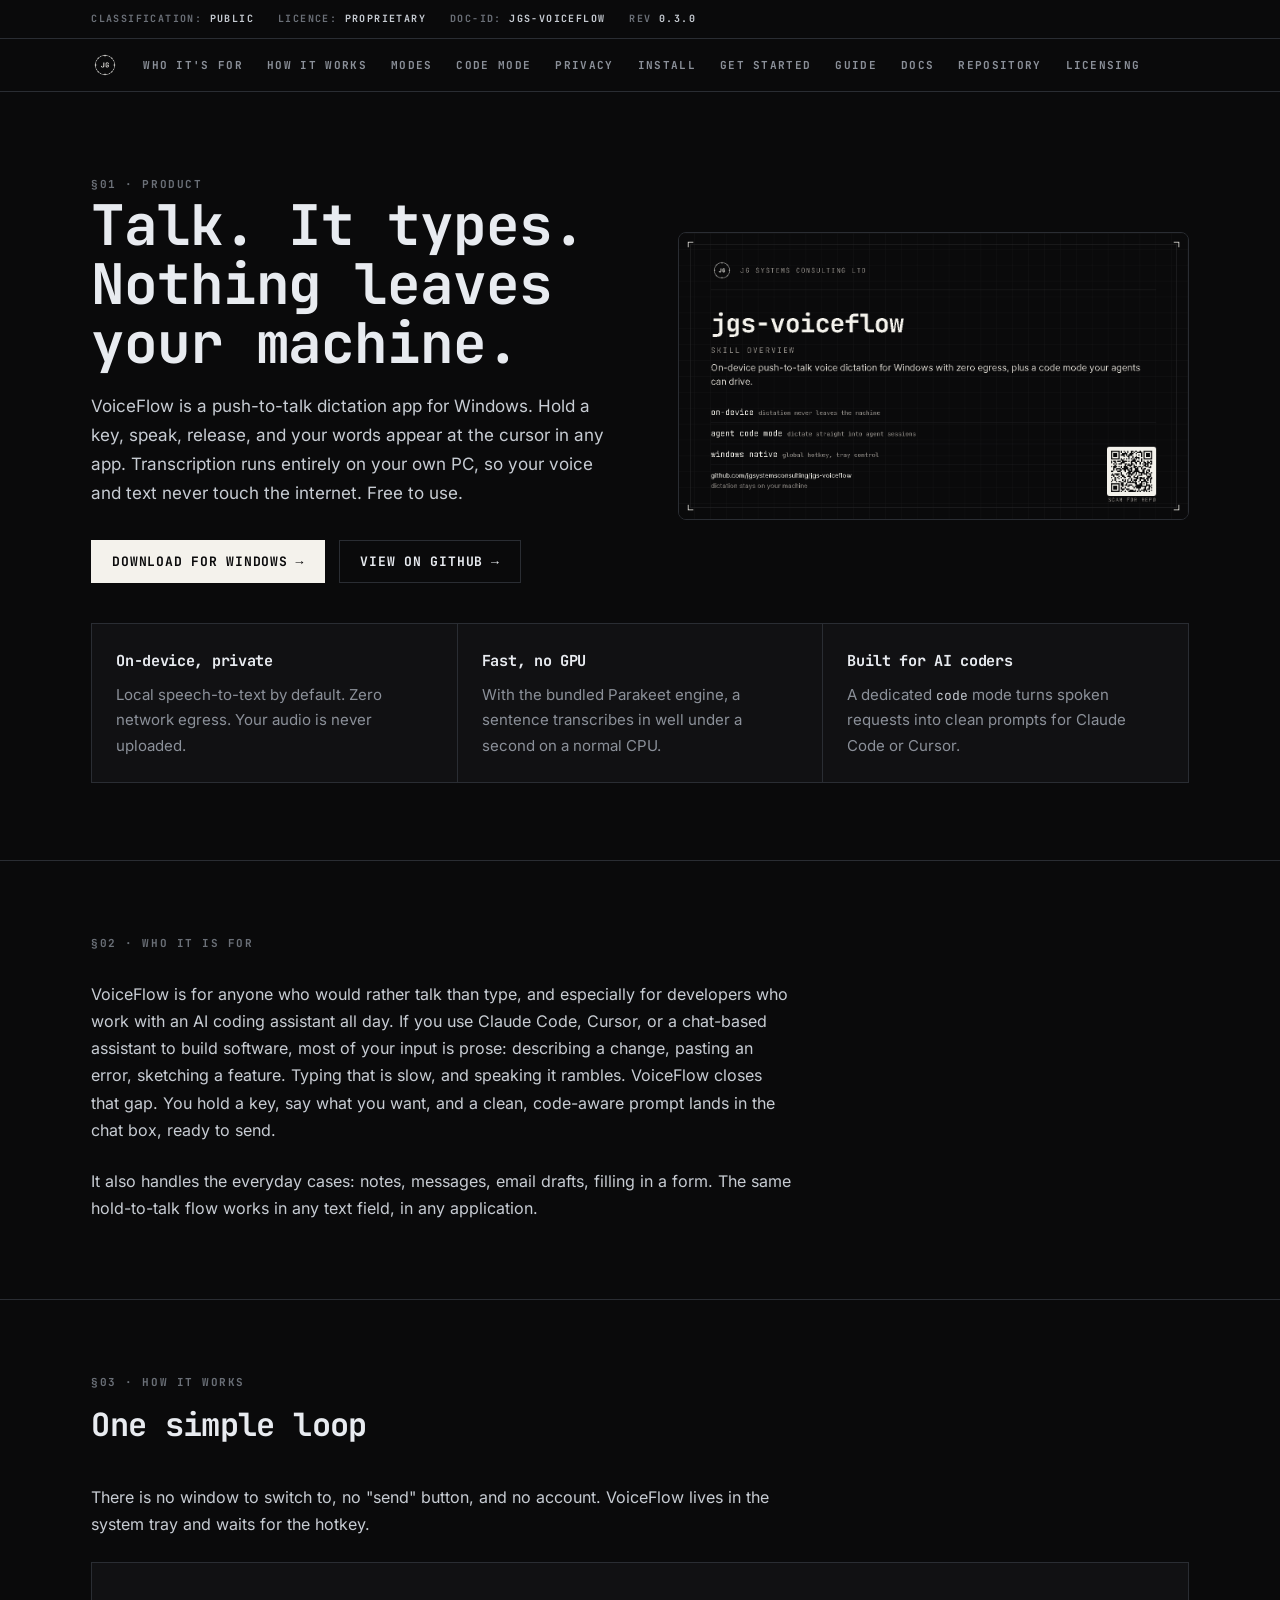
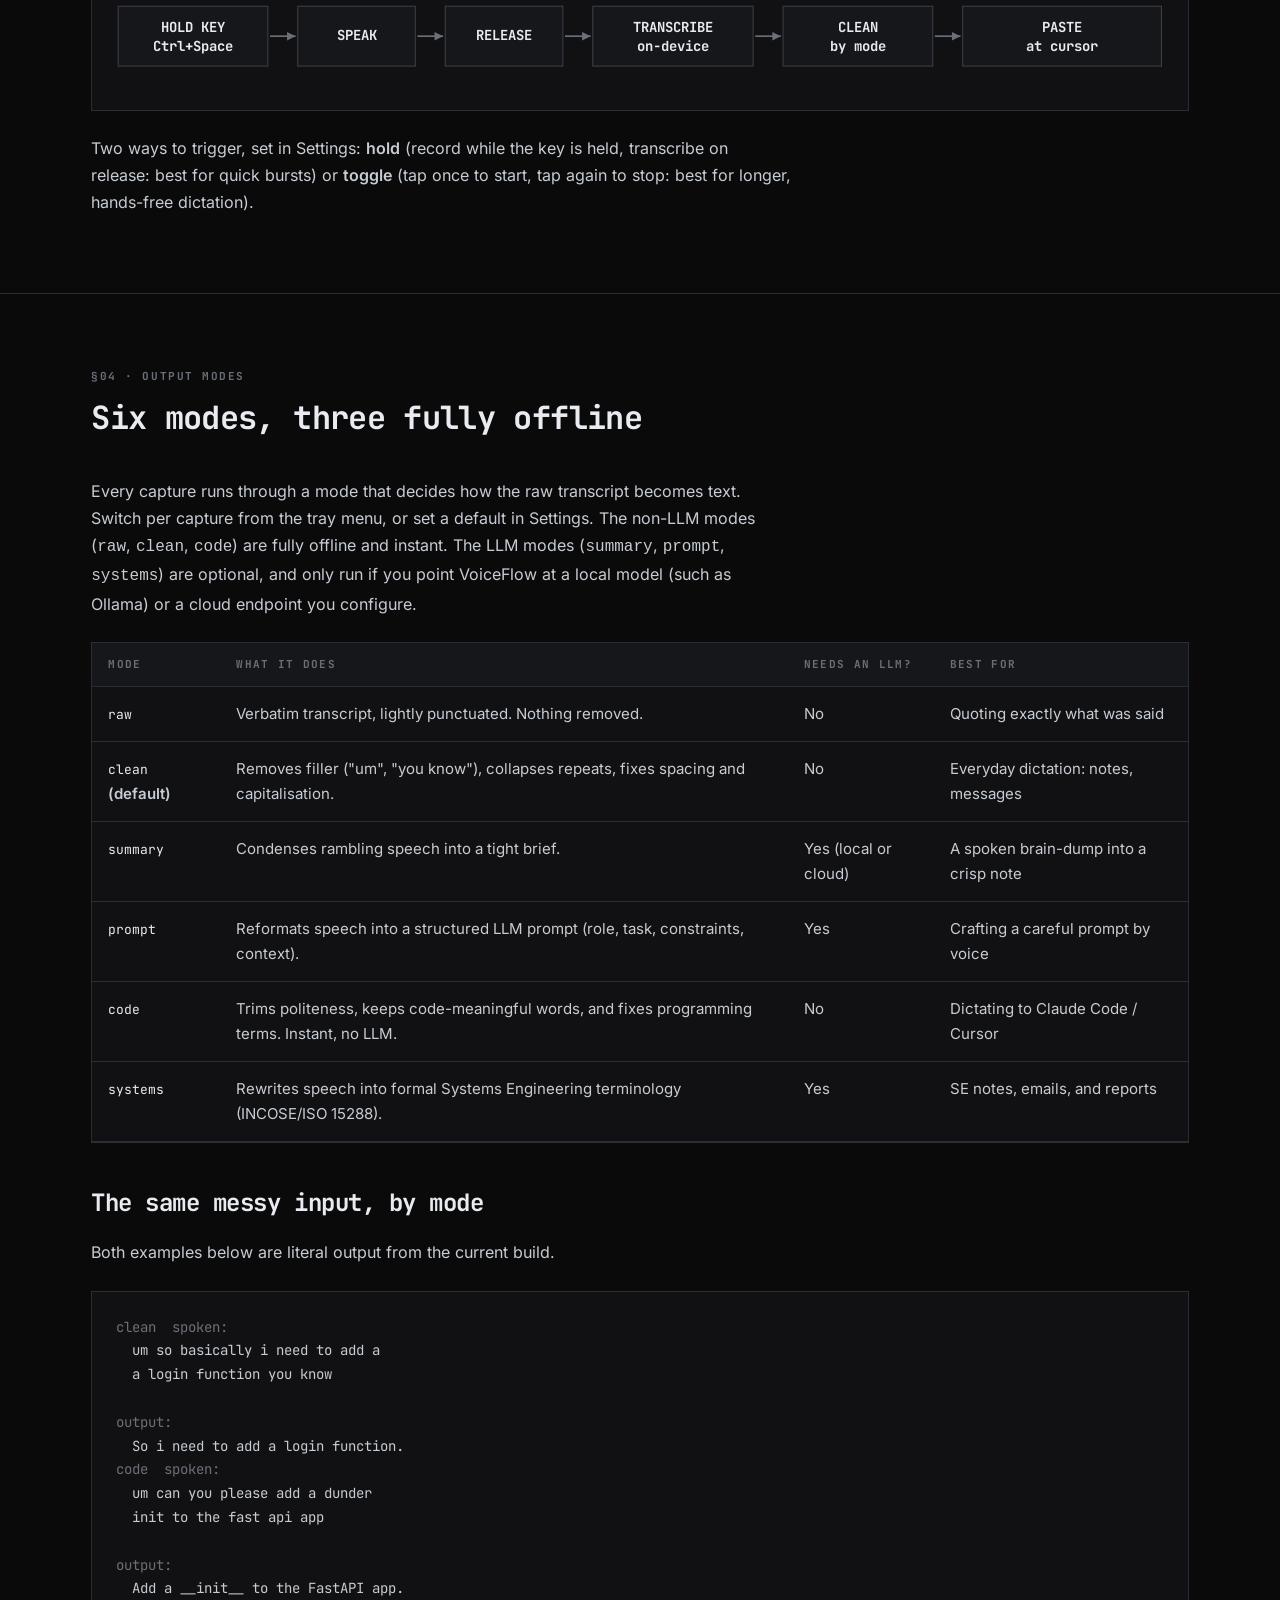
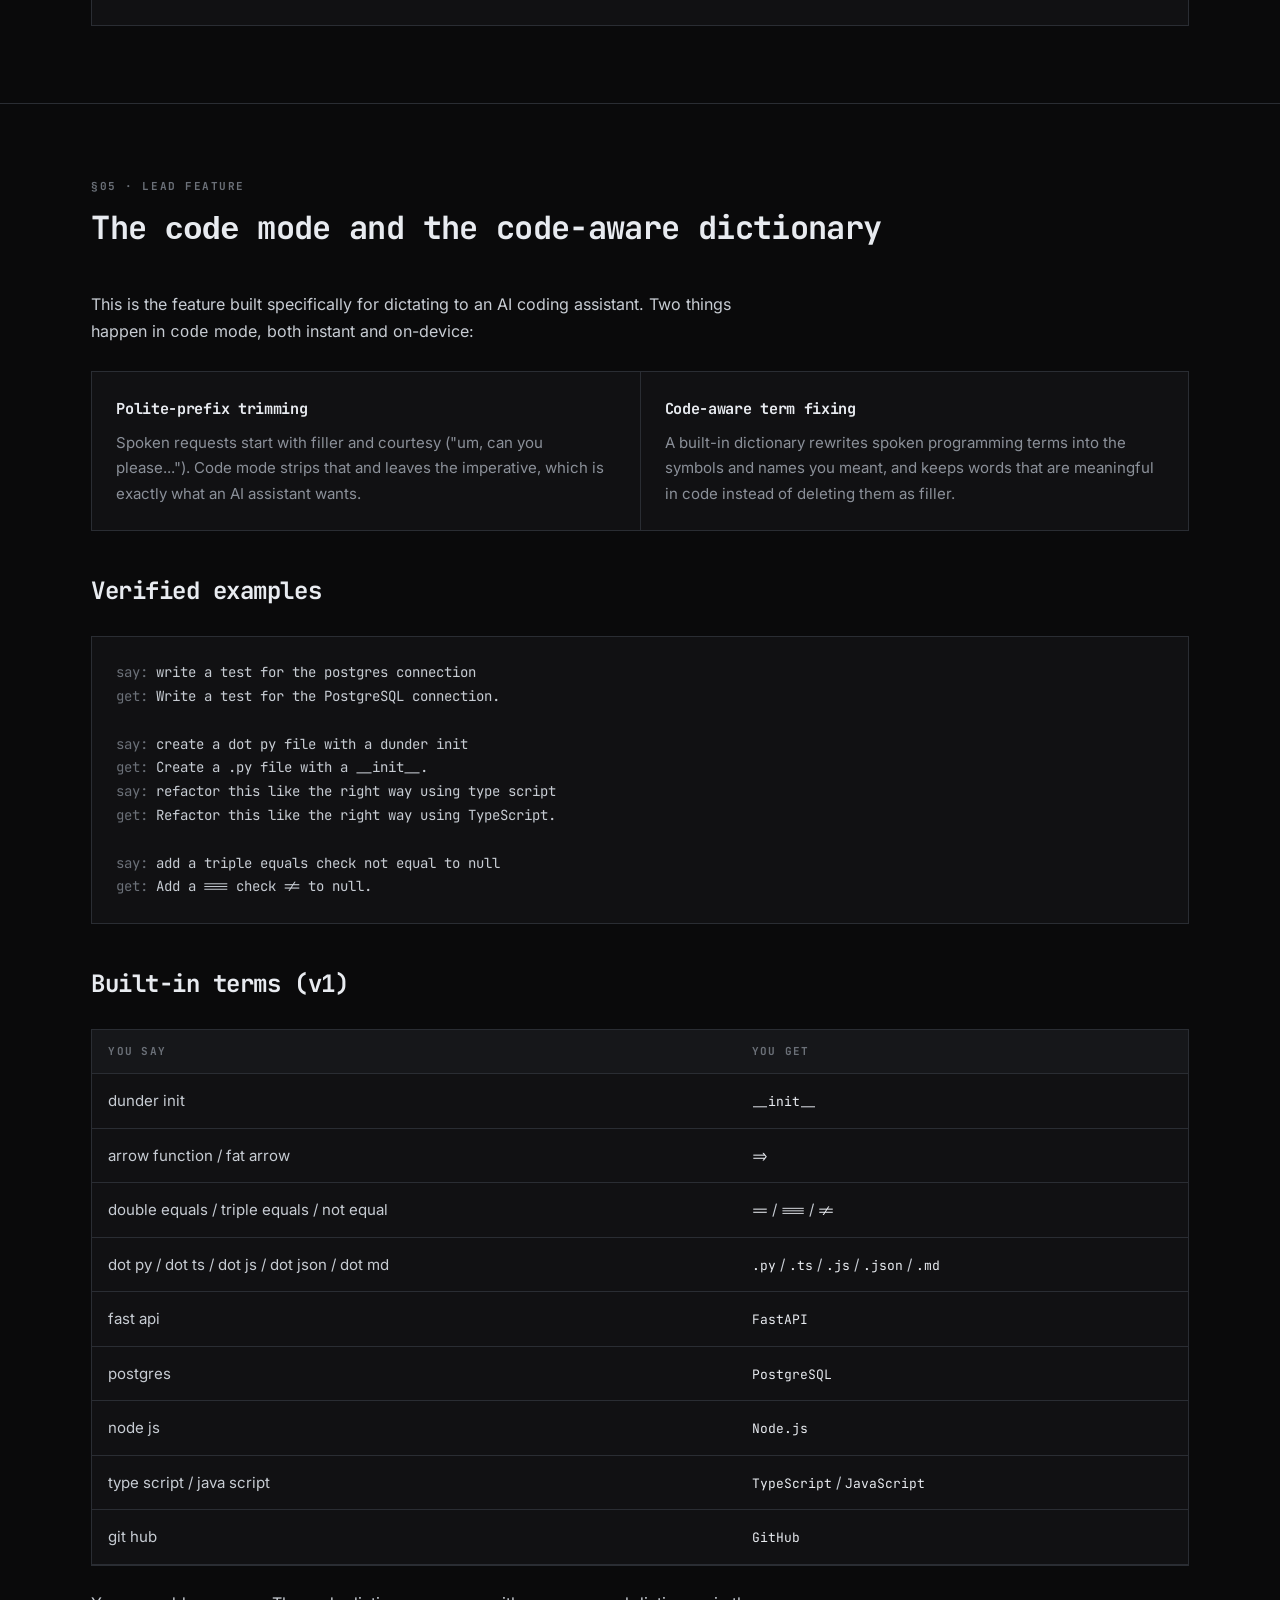
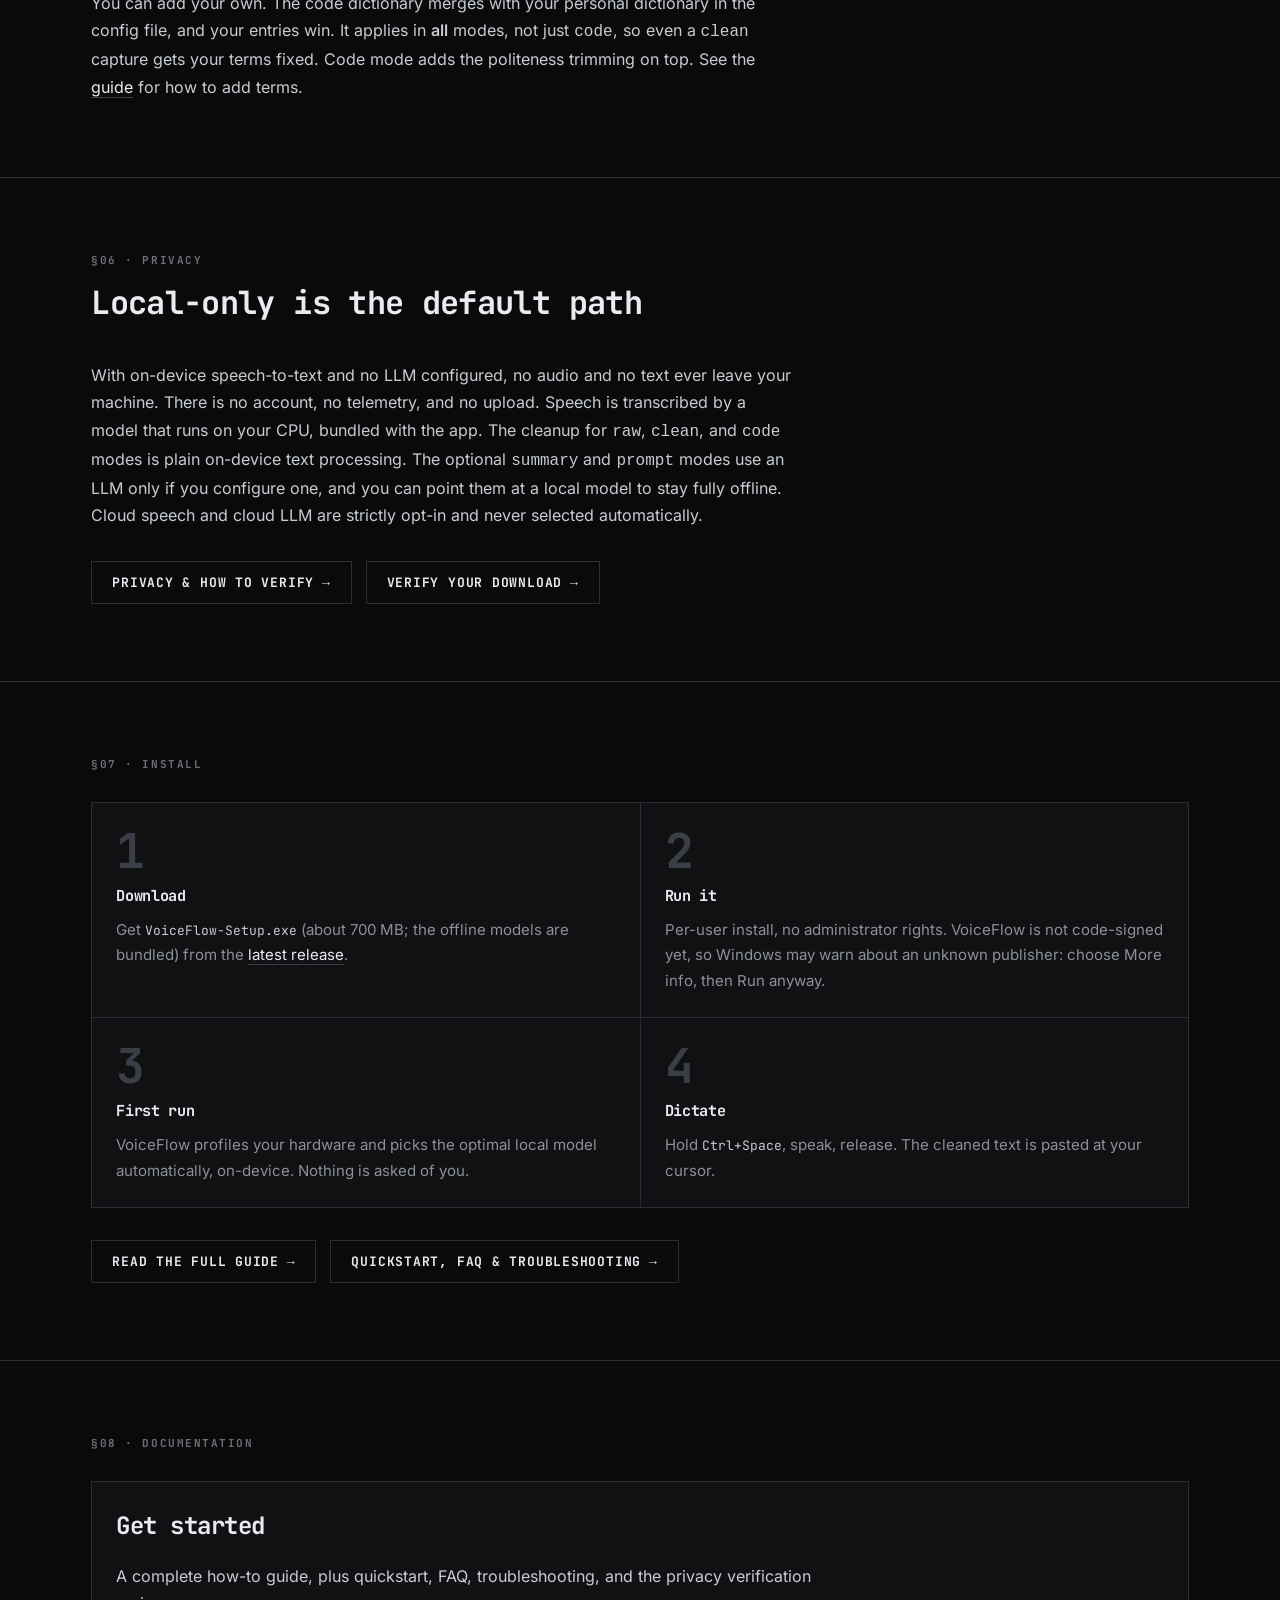
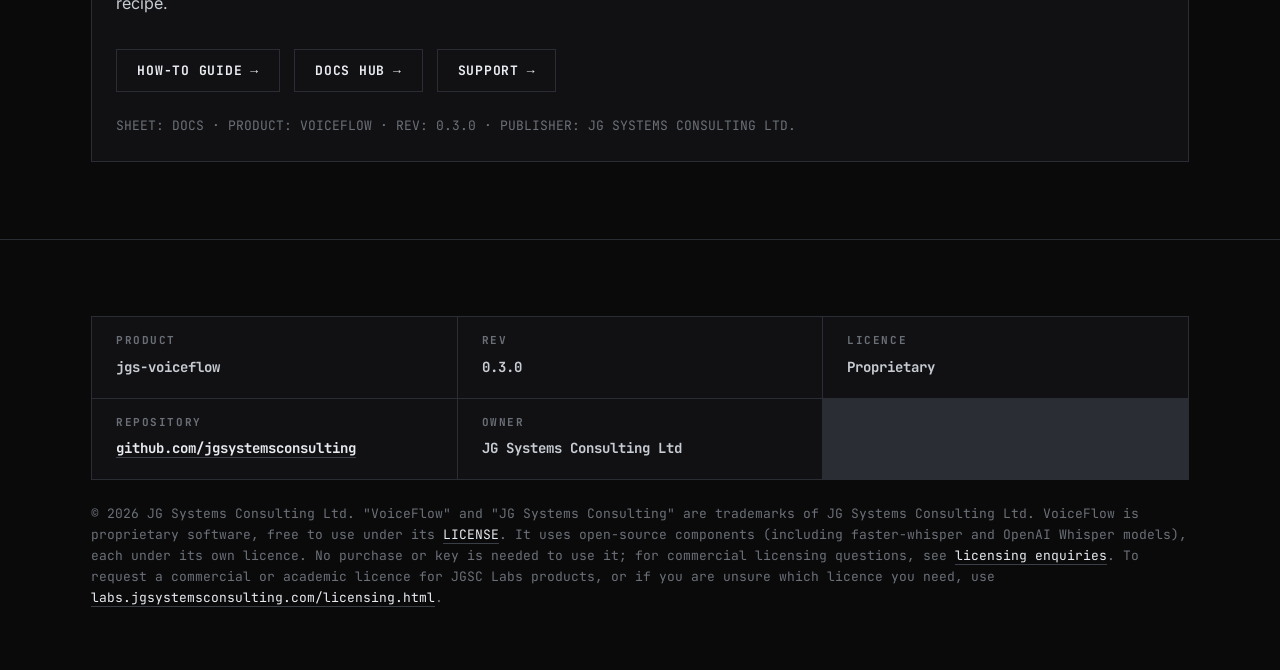
<file: docs/index.html>
<!doctype html>
<!-- Copyright (c) 2026 JG Systems Consulting Ltd. Source: https://github.com/jgsystemsconsulting/jgs-voiceflow. See LICENSE. -->
<!-- SPDX-License-Identifier: LicenseRef-JGSystemsConsulting-Proprietary -->
<html lang="en">
<head>
<meta charset="utf-8">
<meta name="viewport" content="width=device-width, initial-scale=1">
<title>VoiceFlow: private on-device voice dictation for Windows</title>
<meta name="description" content="Push-to-talk dictation for Windows. On-device speech-to-text, zero egress, and a code mode that turns speech into clean prompts for AI coding assistants.">
<link rel="canonical" href="https://jgsystemsconsulting.github.io/jgs-voiceflow/">
<link rel="icon" type="image/svg+xml" href="favicon.svg">
<link rel="stylesheet" href="site.css">
<meta property="og:type" content="website">
<meta property="og:url" content="https://jgsystemsconsulting.github.io/jgs-voiceflow/">
<meta property="og:title" content="VoiceFlow: on-device voice dictation for Windows">
<meta property="og:description" content="Talk, it types, nothing leaves your machine. On-device dictation with a code mode for Claude Code and Cursor.">
<meta property="og:image" content="https://jgsystemsconsulting.github.io/jgs-voiceflow/images/og/og-voiceflow-1200.jpg">
<meta property="og:image:width" content="1200">
<meta property="og:image:height" content="630">
<meta name="twitter:card" content="summary_large_image">
<meta name="twitter:title" content="VoiceFlow: on-device voice dictation for Windows">
<meta name="twitter:description" content="Talk, it types, nothing leaves your machine. On-device dictation with a code mode for Claude Code and Cursor.">
<meta name="twitter:image" content="https://jgsystemsconsulting.github.io/jgs-voiceflow/images/og/og-voiceflow-1200.jpg">
<script type="application/ld+json">
{
  "@context": "https://schema.org",
  "@type": "SoftwareApplication",
  "name": "VoiceFlow",
  "applicationCategory": "UtilitiesApplication",
  "operatingSystem": "Windows 10, Windows 11 (64-bit)",
  "description": "Push-to-talk voice dictation for Windows. Hold a hotkey, speak, release: VoiceFlow transcribes on-device, cleans the text, and pastes it at your cursor. Local-first and private by default, with a code mode for dictating to AI coding assistants. Free to use.",
  "url": "https://jgsystemsconsulting.github.io/jgs-voiceflow/",
  "downloadUrl": "https://github.com/jgsystemsconsulting/jgs-voiceflow/releases/latest",
  "softwareVersion": "0.3.0",
  "license": "https://labs.jgsystemsconsulting.com/licensing.html",
  "codeRepository": "https://github.com/jgsystemsconsulting/jgs-voiceflow",
  "offers": { "@type": "Offer", "price": "0", "priceCurrency": "USD" },
  "publisher": { "@type": "Organization", "name": "JG Systems Consulting Ltd." },
  "author": { "@type": "Organization", "name": "JG Systems Consulting Ltd" }
}
</script>
<style>
  /* Accessibility and the hero title card only: the design system lives in site.css. */
  .skip { position: absolute; left: -9999px; }
  .skip:focus { left: 24px; top: 10px; z-index: 10; background: var(--paper); color: var(--paper-ink); padding: 8px 14px; border: 0; }
  /* Hero: copy left, title card right */
  .hero-grid { display: grid; grid-template-columns: minmax(0, 1.05fr) minmax(0, 1fr); gap: clamp(28px, 4vw, 56px); align-items: center; }
  .hero-media img { display: block; width: 100%; height: auto; border: 1px solid var(--line); border-radius: 8px; }
  @media (max-width: 860px) {
    .hero-grid { grid-template-columns: 1fr; }
  }
</style>
</head>
<body>
<a class="skip" href="#main">Skip to content</a>

<header class="masthead"><div class="wrap">
  <span>CLASSIFICATION: <b>PUBLIC</b></span>
  <span>LICENCE: <b>Proprietary</b></span>
  <span>DOC-ID: <b>JGS-VOICEFLOW</b></span>
  <span>REV <b>0.3.0</b></span>
</div></header>

<nav class="site" aria-label="Site"><div class="wrap">
  <a class="brand" href="index.html" aria-label="JG Systems Consulting home"><img src="images/jgs-emblem.png" alt="" width="28" height="28"></a>
  <a href="#who">Who it's for</a>
  <a href="#how-it-works">How it works</a>
  <a href="#modes">Modes</a>
  <a href="#code">Code mode</a>
  <a href="#privacy">Privacy</a>
  <a href="#install">Install</a>
  <a href="#get-started">Get started</a>
  <a href="guide.html">Guide</a>
  <a href="docs.html">Docs</a>
  <a href="https://github.com/jgsystemsconsulting/jgs-voiceflow">Repository</a>
  <a href="https://labs.jgsystemsconsulting.com/licensing.html">Licensing</a>
</div></nav>

<main id="main">
<div class="hero"><div class="wrap">
  <div class="hero-grid">
    <div>
      <span class="label">&sect;01 &middot; Product</span>
      <h1>Talk. It types.<br>Nothing leaves your machine.</h1>
      <p class="lead">VoiceFlow is a push-to-talk dictation app for Windows. Hold a key, speak, release, and your words appear at the cursor in any app. Transcription runs entirely on your own PC, so your voice and text never touch the internet. Free to use.</p>
      <div class="cta">
        <a class="btn btn-primary" href="https://github.com/jgsystemsconsulting/jgs-voiceflow/releases/latest">Download for Windows <span aria-hidden="true">&rarr;</span></a>
        <a class="btn btn-ghost" href="https://github.com/jgsystemsconsulting/jgs-voiceflow">View on GitHub <span aria-hidden="true">&rarr;</span></a>
      </div>
    </div>
    <div class="hero-media">
      <img src="./title-card.png" width="1280" height="720" loading="eager"
           alt="VoiceFlow skill-overview card: repo jgs-voiceflow, on-device push-to-talk voice dictation for Windows with zero egress, plus a code mode your agents can drive.">
    </div>
  </div>
  <div class="grid g3" style="margin-top:2.5rem">
    <div class="cell"><h3>On-device, private</h3><p>Local speech-to-text by default. Zero network egress. Your audio is never uploaded.</p></div>
    <div class="cell"><h3>Fast, no GPU</h3><p>With the bundled Parakeet engine, a sentence transcribes in well under a second on a normal CPU.</p></div>
    <div class="cell"><h3>Built for AI coders</h3><p>A dedicated <code>code</code> mode turns spoken requests into clean prompts for Claude Code or Cursor.</p></div>
  </div>
</div></div>

<section id="who"><div class="wrap">
  <div class="shead"><span class="label">&sect;02 &middot; Who it is for</span></div>
  <p class="lead">VoiceFlow is for anyone who would rather talk than type, and especially for developers who work with an AI coding assistant all day. If you use Claude Code, Cursor, or a chat-based assistant to build software, most of your input is prose: describing a change, pasting an error, sketching a feature. Typing that is slow, and speaking it rambles. VoiceFlow closes that gap. You hold a key, say what you want, and a clean, code-aware prompt lands in the chat box, ready to send.</p>
  <p class="lead" style="margin-top:1.5rem">It also handles the everyday cases: notes, messages, email drafts, filling in a form. The same hold-to-talk flow works in any text field, in any application.</p>
</div></section>

<section id="how-it-works"><div class="wrap">
  <div class="shead"><span class="label">&sect;03 &middot; How it works</span><h2>One simple loop</h2></div>
  <p class="lead">There is no window to switch to, no "send" button, and no account. VoiceFlow lives in the system tray and waits for the hotkey.</p>
  <div class="sheet" style="margin-top:1.5rem">
    <svg viewBox="0 0 980 92" xmlns="http://www.w3.org/2000/svg" role="img" aria-label="Pipeline: hold the hotkey, speak, release, transcribe on-device, clean by mode, paste at the cursor." style="display:block;width:100%;min-width:560px;height:auto">
      <!-- boxes -->
      <g fill="#16171a" stroke="#3a3e46">
        <rect x="2" y="18" width="140" height="56"/>
        <rect x="170" y="18" width="110" height="56"/>
        <rect x="308" y="18" width="110" height="56"/>
        <rect x="446" y="18" width="150" height="56"/>
        <rect x="624" y="18" width="140" height="56"/>
        <rect x="792" y="18" width="186" height="56"/>
      </g>
      <g fill="#e8ebf0" font-family="JetBrains Mono, ui-monospace, monospace" font-size="13" font-weight="700" text-anchor="middle">
        <text x="72" y="42">HOLD KEY</text><text x="72" y="60">Ctrl+Space</text>
        <text x="225" y="50">SPEAK</text>
        <text x="363" y="50">RELEASE</text>
        <text x="521" y="42">TRANSCRIBE</text><text x="521" y="60">on-device</text>
        <text x="694" y="42">CLEAN</text><text x="694" y="60">by mode</text>
        <text x="885" y="42">PASTE</text><text x="885" y="60">at cursor</text>
      </g>
      <!-- arrows -->
      <g stroke="#6b7078" stroke-width="1.5" fill="none">
        <path d="M144 46 H168"/><path d="M282 46 H306"/><path d="M420 46 H444"/>
        <path d="M598 46 H622"/><path d="M766 46 H790"/>
      </g>
      <g fill="#6b7078">
        <path d="M168 46 l-8 -4 v8 z"/><path d="M306 46 l-8 -4 v8 z"/><path d="M444 46 l-8 -4 v8 z"/>
        <path d="M622 46 l-8 -4 v8 z"/><path d="M790 46 l-8 -4 v8 z"/>
      </g>
    </svg>
  </div>
  <p class="lead" style="margin-top:1.5rem">Two ways to trigger, set in Settings: <b>hold</b> (record while the key is held, transcribe on release: best for quick bursts) or <b>toggle</b> (tap once to start, tap again to stop: best for longer, hands-free dictation).</p>
</div></section>

<section id="modes"><div class="wrap">
  <div class="shead"><span class="label">&sect;04 &middot; Output modes</span><h2>Six modes, three fully offline</h2></div>
  <p class="lead">Every capture runs through a mode that decides how the raw transcript becomes text. Switch per capture from the tray menu, or set a default in Settings. The non-LLM modes (<code>raw</code>, <code>clean</code>, <code>code</code>) are fully offline and instant. The LLM modes (<code>summary</code>, <code>prompt</code>, <code>systems</code>) are optional, and only run if you point VoiceFlow at a local model (such as Ollama) or a cloud endpoint you configure.</p>
  <div class="sheet" style="margin-top:1.5rem;padding:0;overflow:auto">
  <table class="data">
    <thead>
      <tr><th>Mode</th><th>What it does</th><th>Needs an LLM?</th><th>Best for</th></tr>
    </thead>
    <tbody>
      <tr><td><code>raw</code></td><td>Verbatim transcript, lightly punctuated. Nothing removed.</td><td>No</td><td>Quoting exactly what was said</td></tr>
      <tr><td><code>clean</code> <b>(default)</b></td><td>Removes filler ("um", "you know"), collapses repeats, fixes spacing and capitalisation.</td><td>No</td><td>Everyday dictation: notes, messages</td></tr>
      <tr><td><code>summary</code></td><td>Condenses rambling speech into a tight brief.</td><td>Yes (local or cloud)</td><td>A spoken brain-dump into a crisp note</td></tr>
      <tr><td><code>prompt</code></td><td>Reformats speech into a structured LLM prompt (role, task, constraints, context).</td><td>Yes</td><td>Crafting a careful prompt by voice</td></tr>
      <tr><td><code>code</code></td><td>Trims politeness, keeps code-meaningful words, and fixes programming terms. Instant, no LLM.</td><td>No</td><td>Dictating to Claude Code / Cursor</td></tr>
      <tr><td><code>systems</code></td><td>Rewrites speech into formal Systems Engineering terminology (INCOSE/ISO 15288).</td><td>Yes</td><td>SE notes, emails, and reports</td></tr>
    </tbody>
  </table>
  </div>
  <h2 style="margin-top:2.5rem">The same messy input, by mode</h2>
  <p class="lead" style="margin-top:1rem">Both examples below are literal output from the current build.</p>
  <div class="sheet" style="margin-top:1.5rem">
    <pre><span class="c">clean &nbsp;spoken:</span>
  um so basically i need to add a
  a login function you know

<span class="c">output:</span>
  So i need to add a login function.</pre>
    <pre><span class="c">code &nbsp;spoken:</span>
  um can you please add a dunder
  init to the fast api app

<span class="c">output:</span>
  Add a __init__ to the FastAPI app.</pre>
  </div>
</div></section>

<section id="code"><div class="wrap">
  <div class="shead"><span class="label">&sect;05 &middot; Lead feature</span><h2>The <code>code</code> mode and the code-aware dictionary</h2></div>
  <p class="lead">This is the feature built specifically for dictating to an AI coding assistant. Two things happen in <code>code</code> mode, both instant and on-device:</p>
  <div class="grid g2" style="margin-top:1.5rem">
    <div class="cell"><h3>Polite-prefix trimming</h3><p>Spoken requests start with filler and courtesy ("um, can you please..."). Code mode strips that and leaves the imperative, which is exactly what an AI assistant wants.</p></div>
    <div class="cell"><h3>Code-aware term fixing</h3><p>A built-in dictionary rewrites spoken programming terms into the symbols and names you meant, and keeps words that are meaningful in code instead of deleting them as filler.</p></div>
  </div>
  <h2 style="margin-top:2.5rem">Verified examples</h2>
  <div class="sheet" style="margin-top:1.5rem">
    <pre><span class="c">say:</span> write a test for the postgres connection
<span class="c">get:</span> Write a test for the PostgreSQL connection.

<span class="c">say:</span> create a dot py file with a dunder init
<span class="c">get:</span> Create a .py file with a __init__.</pre>
    <pre><span class="c">say:</span> refactor this like the right way using type script
<span class="c">get:</span> Refactor this like the right way using TypeScript.

<span class="c">say:</span> add a triple equals check not equal to null
<span class="c">get:</span> Add a === check != to null.</pre>
  </div>
  <h2 style="margin-top:2.5rem">Built-in terms (v1)</h2>
  <div class="sheet" style="margin-top:1.5rem;padding:0;overflow:auto">
  <table class="data">
    <thead>
      <tr><th>You say</th><th>You get</th></tr>
    </thead>
    <tbody>
      <tr><td>dunder init</td><td><code>__init__</code></td></tr>
      <tr><td>arrow function / fat arrow</td><td><code>=&gt;</code></td></tr>
      <tr><td>double equals / triple equals / not equal</td><td><code>==</code> / <code>===</code> / <code>!=</code></td></tr>
      <tr><td>dot py / dot ts / dot js / dot json / dot md</td><td><code>.py</code> / <code>.ts</code> / <code>.js</code> / <code>.json</code> / <code>.md</code></td></tr>
      <tr><td>fast api</td><td><code>FastAPI</code></td></tr>
      <tr><td>postgres</td><td><code>PostgreSQL</code></td></tr>
      <tr><td>node js</td><td><code>Node.js</code></td></tr>
      <tr><td>type script / java script</td><td><code>TypeScript</code> / <code>JavaScript</code></td></tr>
      <tr><td>git hub</td><td><code>GitHub</code></td></tr>
    </tbody>
  </table>
  </div>
  <p class="lead" style="margin-top:1.5rem">You can add your own. The code dictionary merges with your personal dictionary in the config file, and your entries win. It applies in <b>all</b> modes, not just <code>code</code>, so even a <code>clean</code> capture gets your terms fixed. Code mode adds the politeness trimming on top. See the <a href="guide.html#config">guide</a> for how to add terms.</p>
</div></section>

<section id="privacy"><div class="wrap">
  <div class="shead"><span class="label">&sect;06 &middot; Privacy</span><h2>Local-only is the default path</h2></div>
  <p class="lead">With on-device speech-to-text and no LLM configured, no audio and no text ever leave your machine. There is no account, no telemetry, and no upload. Speech is transcribed by a model that runs on your CPU, bundled with the app. The cleanup for <code>raw</code>, <code>clean</code>, and <code>code</code> modes is plain on-device text processing. The optional <code>summary</code> and <code>prompt</code> modes use an LLM only if you configure one, and you can point them at a local model to stay fully offline. Cloud speech and cloud LLM are strictly opt-in and never selected automatically.</p>
  <div class="cta">
    <a class="btn btn-ghost" href="https://github.com/jgsystemsconsulting/jgs-voiceflow/blob/main/docs/privacy.md">Privacy &amp; how to verify <span aria-hidden="true">&rarr;</span></a>
    <a class="btn btn-ghost" href="https://github.com/jgsystemsconsulting/jgs-voiceflow/blob/main/docs/verifying-downloads.md">Verify your download <span aria-hidden="true">&rarr;</span></a>
  </div>
</div></section>

<section id="install"><div class="wrap">
  <div class="shead"><span class="label">&sect;07 &middot; Install</span></div>
  <div class="grid g2">
    <div class="cell"><span class="num">1</span><h3>Download</h3><p>Get <code>VoiceFlow-Setup.exe</code> (about 700 MB; the offline models are bundled) from the <a href="https://github.com/jgsystemsconsulting/jgs-voiceflow/releases/latest">latest release</a>.</p></div>
    <div class="cell"><span class="num">2</span><h3>Run it</h3><p>Per-user install, no administrator rights. VoiceFlow is not code-signed yet, so Windows may warn about an unknown publisher: choose More info, then Run anyway.</p></div>
    <div class="cell"><span class="num">3</span><h3>First run</h3><p>VoiceFlow profiles your hardware and picks the optimal local model automatically, on-device. Nothing is asked of you.</p></div>
    <div class="cell"><span class="num">4</span><h3>Dictate</h3><p>Hold <code>Ctrl+Space</code>, speak, release. The cleaned text is pasted at your cursor.</p></div>
  </div>
  <div class="cta">
    <a class="btn btn-ghost" href="guide.html">Read the full guide <span aria-hidden="true">&rarr;</span></a>
    <a class="btn btn-ghost" href="docs.html">Quickstart, FAQ &amp; troubleshooting <span aria-hidden="true">&rarr;</span></a>
  </div>
</div></section>

<section id="get-started"><div class="wrap">
  <div class="shead"><span class="label">&sect;08 &middot; Documentation</span></div>
  <div class="sheet">
    <h2>Get started</h2>
    <p class="lead" style="margin-top:1rem">A complete how-to guide, plus quickstart, FAQ, troubleshooting, and the privacy verification recipe.</p>
    <div class="cta">
      <a class="btn btn-ghost" href="guide.html">How-to guide <span aria-hidden="true">&rarr;</span></a>
      <a class="btn btn-ghost" href="docs.html">Docs hub <span aria-hidden="true">&rarr;</span></a>
      <a class="btn btn-ghost" href="https://github.com/jgsystemsconsulting/jgs-voiceflow/blob/main/SUPPORT.md">Support <span aria-hidden="true">&rarr;</span></a>
    </div>
    <p class="foot-note" style="margin-top:1.5rem">SHEET: DOCS &middot; PRODUCT: VOICEFLOW &middot; REV: 0.3.0 &middot; PUBLISHER: JG SYSTEMS CONSULTING LTD.</p>
  </div>
</div></section>
</main>

<footer><div class="wrap">
  <div class="tblock">
    <div><span class="label">Product</span><b>jgs-voiceflow</b></div>
    <div><span class="label">Rev</span><b>0.3.0</b></div>
    <div><span class="label">Licence</span><b>Proprietary</b></div>
    <div><span class="label">Repository</span><b><a href="https://github.com/jgsystemsconsulting/jgs-voiceflow">github.com/jgsystemsconsulting</a></b></div>
    <div><span class="label">Owner</span><b>JG Systems Consulting Ltd</b></div>
  </div>
  <p class="foot-note">&copy; 2026 JG Systems Consulting Ltd. "VoiceFlow" and "JG Systems Consulting" are trademarks of JG Systems Consulting Ltd. VoiceFlow is proprietary software, free to use under its <a href="https://github.com/jgsystemsconsulting/jgs-voiceflow/blob/main/LICENSE">LICENSE</a>. It uses open-source components (including faster-whisper and OpenAI Whisper models), each under its own licence. No purchase or key is needed to use it; for commercial licensing questions, see <a href="https://labs.jgsystemsconsulting.com/licensing.html">licensing enquiries</a>. To request a commercial or academic licence for JGSC Labs products, or if you are unsure which licence you need, use <a href="https://labs.jgsystemsconsulting.com/licensing.html">labs.jgsystemsconsulting.com/licensing.html</a>.</p>
</div></footer>

</body>
</html>
</file>
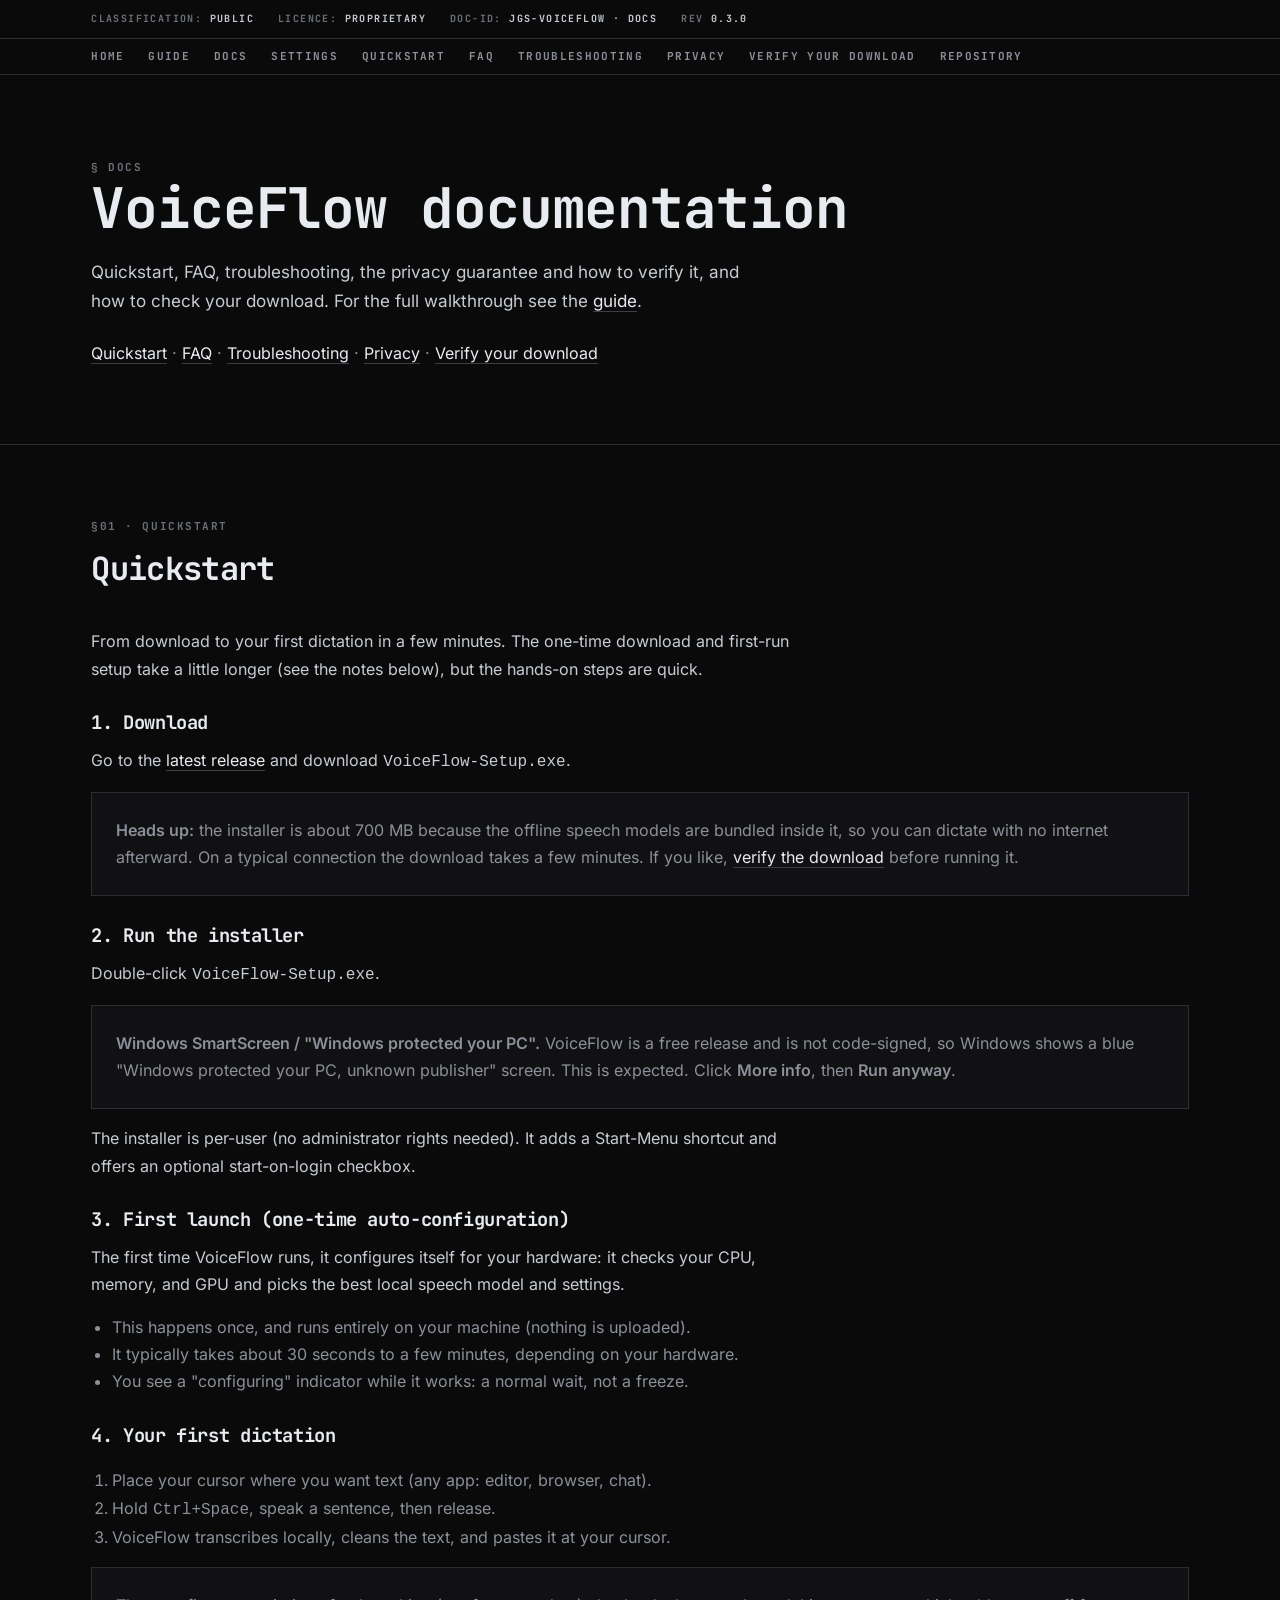
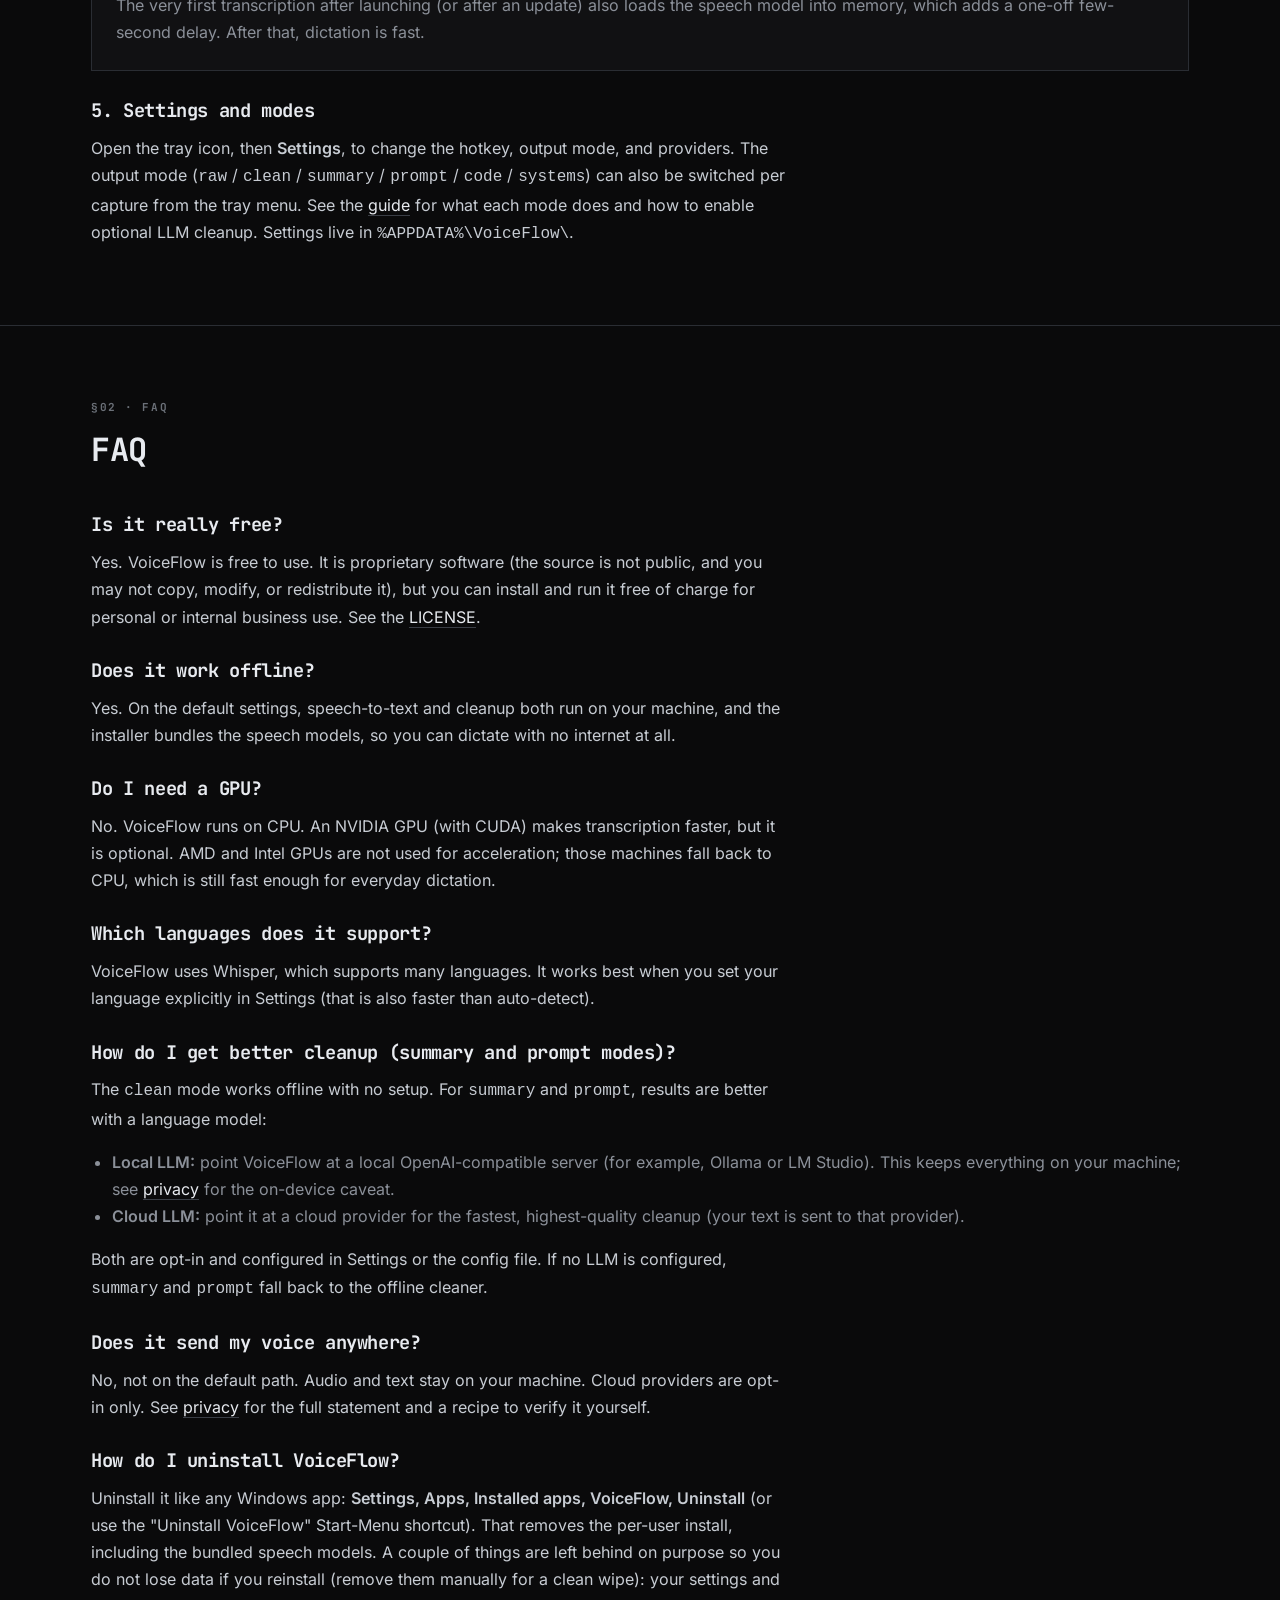
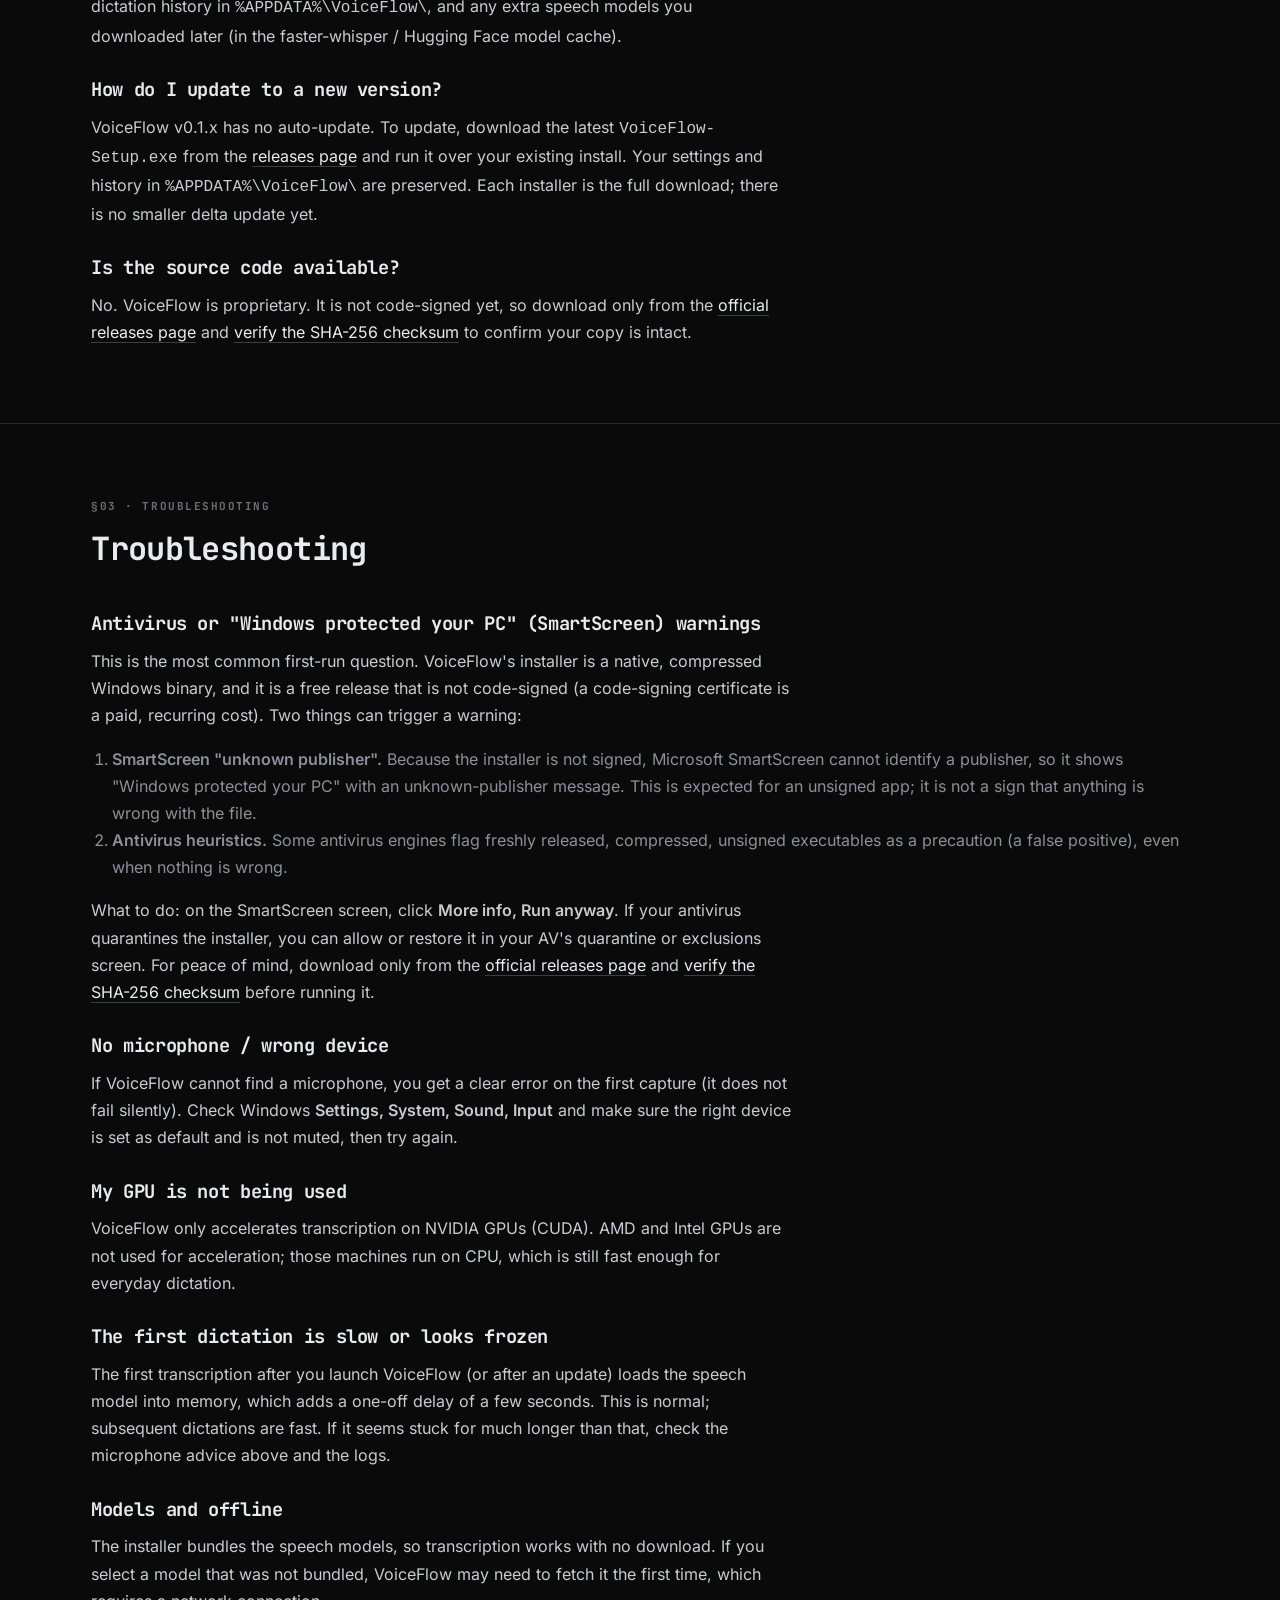
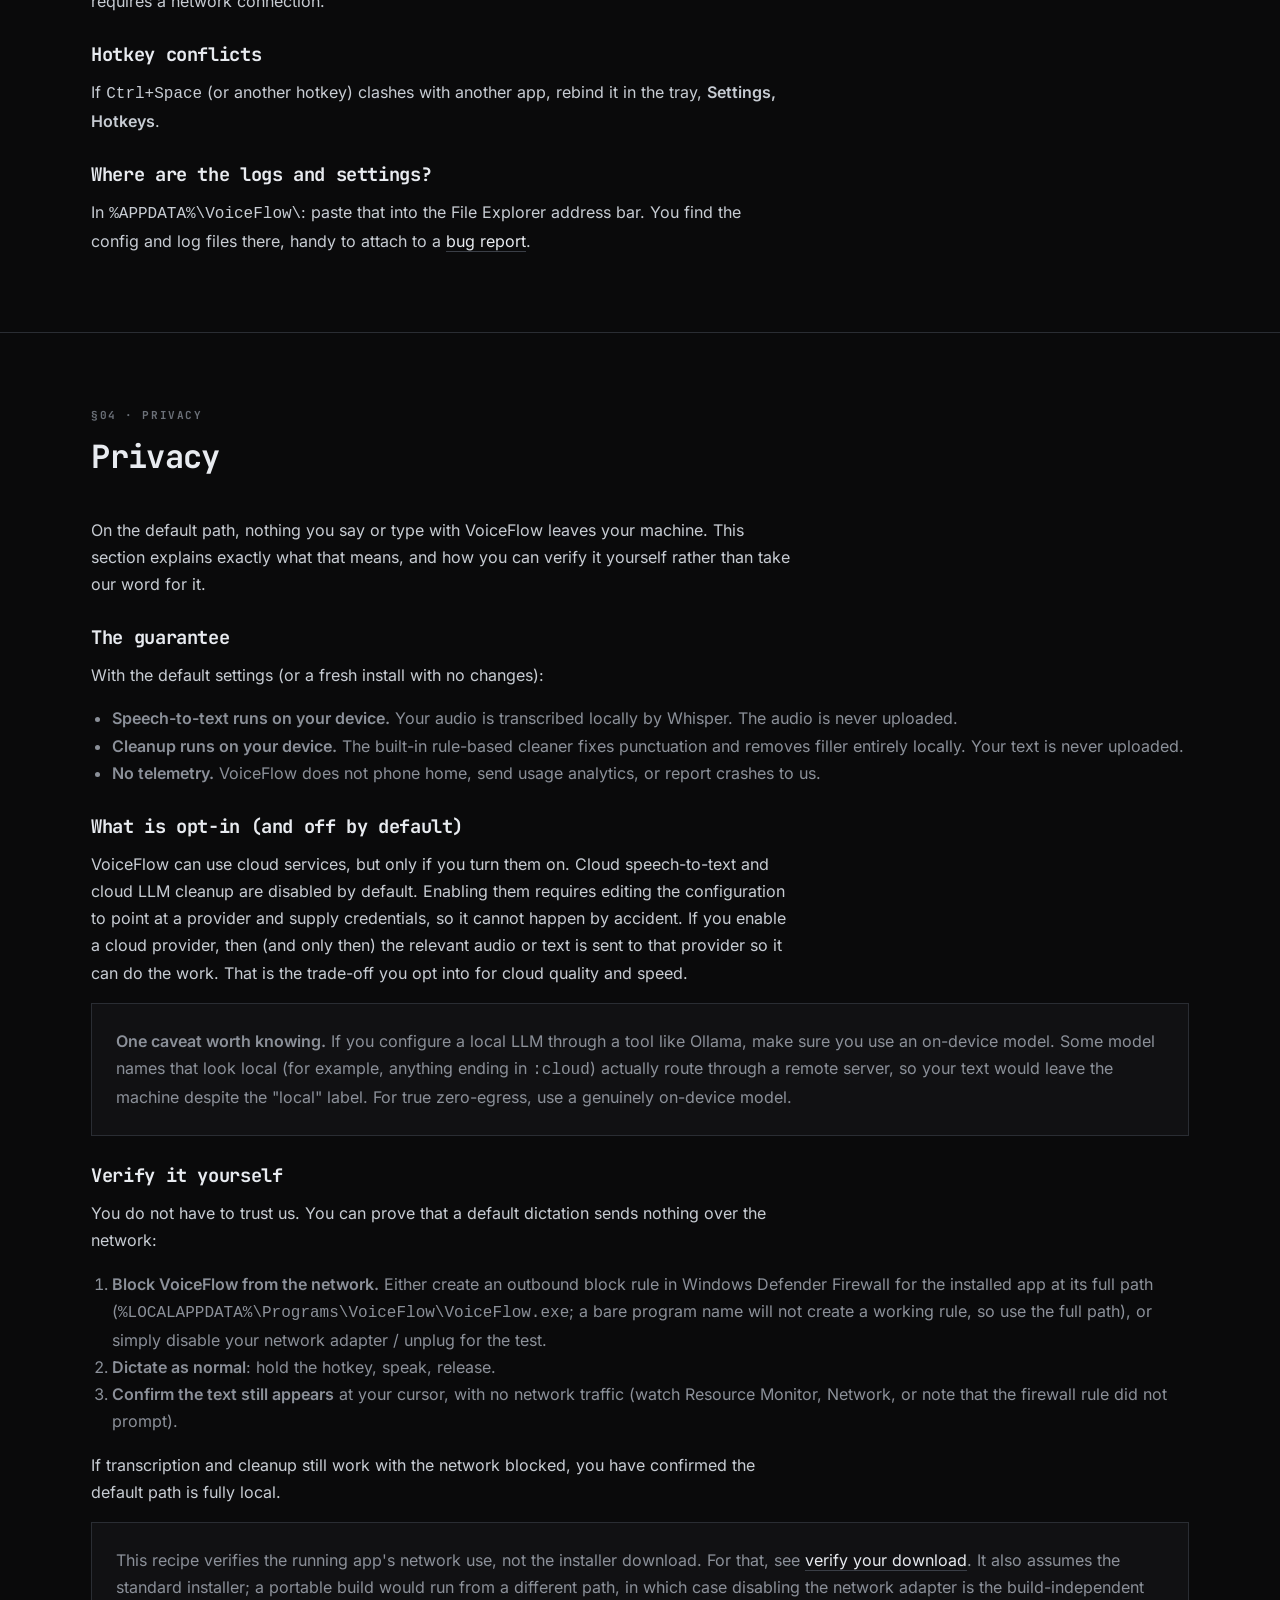
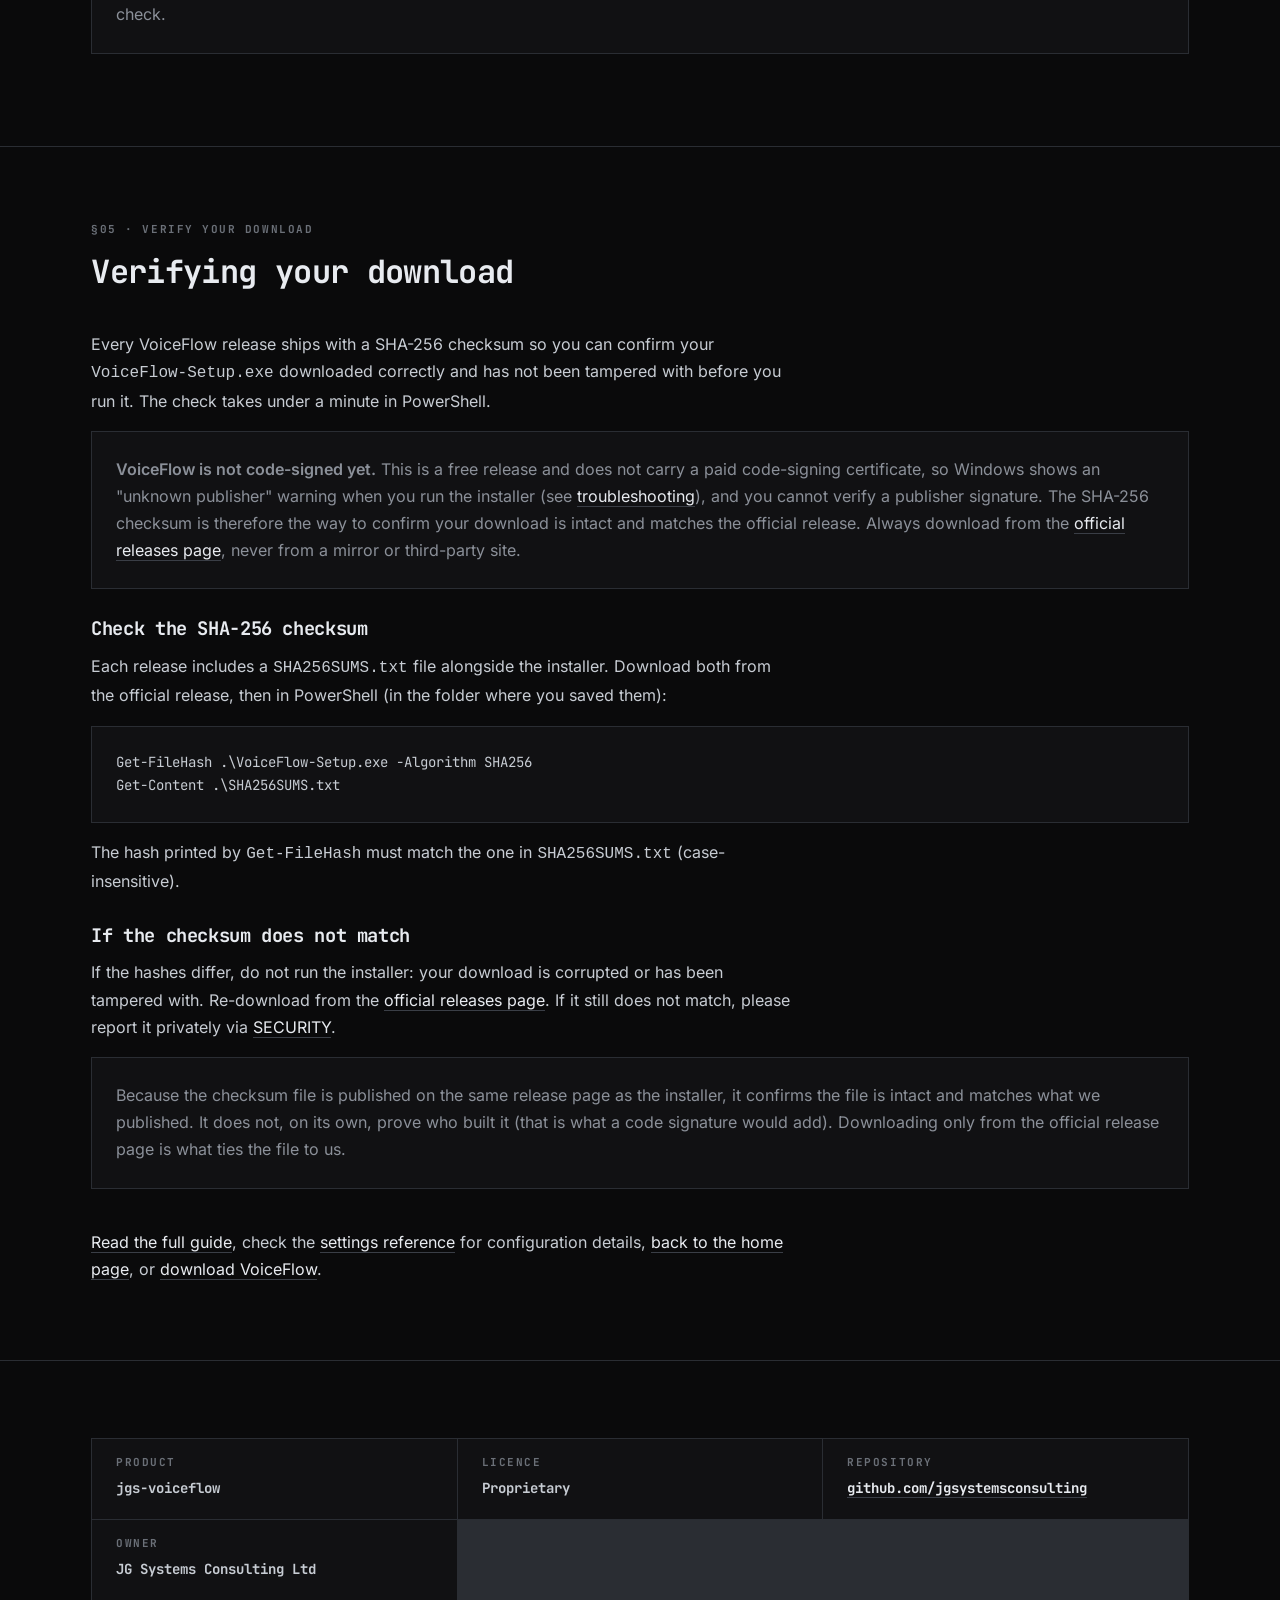
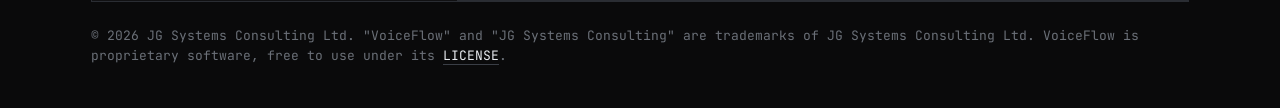
<file: docs/docs.html>
<!doctype html>
<!-- Copyright (c) 2026 JG Systems Consulting Ltd. Source: https://github.com/jgsystemsconsulting/jgs-voiceflow. See LICENSE. -->
<!-- SPDX-License-Identifier: LicenseRef-JGSystemsConsulting-Proprietary -->
<html lang="en">
<head>
<meta charset="utf-8">
<meta name="viewport" content="width=device-width, initial-scale=1">
<title>VoiceFlow docs: quickstart, FAQ, and troubleshooting</title>
<meta name="description" content="VoiceFlow documentation hub: quickstart, FAQ, troubleshooting, privacy and how to verify it, and download verification for the Windows voice dictation app.">
<link rel="icon" type="image/svg+xml" href="favicon.svg">
<link rel="canonical" href="https://jgsystemsconsulting.github.io/jgs-voiceflow/docs.html">
<link rel="stylesheet" href="site.css">
<meta property="og:type" content="article">
<meta property="og:title" content="VoiceFlow docs: quickstart, FAQ, and troubleshooting">
<meta property="og:description" content="Quickstart, FAQ, troubleshooting, privacy verification, and download checks for VoiceFlow on Windows.">
<meta property="og:url" content="https://jgsystemsconsulting.github.io/jgs-voiceflow/docs.html">
<meta name="twitter:card" content="summary">
<meta name="twitter:title" content="VoiceFlow docs: quickstart, FAQ, and troubleshooting">
<meta name="twitter:description" content="Quickstart, FAQ, troubleshooting, privacy verification, and download checks for VoiceFlow on Windows.">
<style>
  /* Accessibility only: the design system lives in site.css. */
  .skip { position: absolute; left: -9999px; }
  .skip:focus { left: 24px; top: 10px; z-index: 10; background: var(--paper); color: var(--paper-ink); padding: 8px 14px; border: 0; }
</style>
</head>
<body>
<a class="skip" href="#main">Skip to content</a>

<header class="masthead"><div class="wrap">
  <span>CLASSIFICATION: <b>PUBLIC</b></span>
  <span>LICENCE: <b>Proprietary</b></span>
  <span>DOC-ID: <b>JGS-VOICEFLOW · DOCS</b></span>
  <span>REV <b>0.3.0</b></span>
</div></header>

<nav class="site" aria-label="Site"><div class="wrap">
  <a href="index.html">Home</a>
  <a href="guide.html">Guide</a>
  <a href="docs.html">Docs</a>
  <a href="settings.html">Settings</a>
  <a href="#quickstart">Quickstart</a>
  <a href="#faq">FAQ</a>
  <a href="#troubleshooting">Troubleshooting</a>
  <a href="#privacy">Privacy</a>
  <a href="#verify">Verify your download</a>
  <a href="https://github.com/jgsystemsconsulting/jgs-voiceflow">Repository</a>
</div></nav>

<main id="main">
<div class="hero"><div class="wrap">
  <span class="label">&sect; Docs</span>
  <h1>VoiceFlow documentation</h1>
  <p class="lead">Quickstart, FAQ, troubleshooting, the privacy guarantee and how to verify it, and how to check your download. For the full walkthrough see the <a href="guide.html">guide</a>.</p>
  <nav aria-label="Contents" style="margin-top:1.5rem">
    <a href="#quickstart">Quickstart</a> &middot;
    <a href="#faq">FAQ</a> &middot;
    <a href="#troubleshooting">Troubleshooting</a> &middot;
    <a href="#privacy">Privacy</a> &middot;
    <a href="#verify">Verify your download</a>
  </nav>
</div></div>

<section id="quickstart"><div class="wrap">
  <div class="shead"><span class="label">&sect;01 &middot; Quickstart</span><h2>Quickstart</h2></div>
  <p class="lead">From download to your first dictation in a few minutes. The one-time download and first-run setup take a little longer (see the notes below), but the hands-on steps are quick.</p>
  <h3 style="margin:1.5rem 0 .5rem">1. Download</h3>
  <p class="lead">Go to the
  <a href="https://github.com/jgsystemsconsulting/jgs-voiceflow/releases/latest">latest release</a>
  and download <code>VoiceFlow-Setup.exe</code>.</p>
  <div class="sheet" style="margin:1rem 0"><b>Heads up:</b> the installer is about 700 MB because the offline speech models
  are bundled inside it, so you can dictate with no internet afterward. On a typical connection the
  download takes a few minutes. If you like, <a href="#verify">verify the download</a> before
  running it.</div>
  <h3 style="margin:1.5rem 0 .5rem">2. Run the installer</h3>
  <p class="lead">Double-click <code>VoiceFlow-Setup.exe</code>.</p>
  <div class="sheet" style="margin:1rem 0"><b>Windows SmartScreen / "Windows protected your PC".</b> VoiceFlow is a free
  release and is not code-signed, so Windows shows a blue "Windows protected your PC, unknown
  publisher" screen. This is expected. Click <b>More info</b>, then <b>Run anyway</b>.</div>
  <p class="lead">The installer is per-user (no administrator rights needed). It adds a Start-Menu shortcut and
  offers an optional start-on-login checkbox.</p>
  <h3 style="margin:1.5rem 0 .5rem">3. First launch (one-time auto-configuration)</h3>
  <p class="lead">The first time VoiceFlow runs, it configures itself for your hardware: it checks your CPU,
  memory, and GPU and picks the best local speech model and settings.</p>
  <ul style="margin:1rem 0;padding-left:1.3rem">
    <li>This happens once, and runs entirely on your machine (nothing is uploaded).</li>
    <li>It typically takes about 30 seconds to a few minutes, depending on your hardware.</li>
    <li>You see a "configuring" indicator while it works: a normal wait, not a freeze.</li>
  </ul>
  <h3 style="margin:1.5rem 0 .5rem">4. Your first dictation</h3>
  <ol style="margin:1rem 0;padding-left:1.3rem">
    <li>Place your cursor where you want text (any app: editor, browser, chat).</li>
    <li>Hold <code>Ctrl+Space</code>, speak a sentence, then release.</li>
    <li>VoiceFlow transcribes locally, cleans the text, and pastes it at your cursor.</li>
  </ol>
  <div class="sheet" style="margin:1rem 0">The very first transcription after launching (or after an update) also loads
  the speech model into memory, which adds a one-off few-second delay. After that, dictation is
  fast.</div>
  <h3 style="margin:1.5rem 0 .5rem">5. Settings and modes</h3>
  <p class="lead">Open the tray icon, then <b>Settings</b>, to change the hotkey, output mode, and providers. The
  output mode (<code>raw</code> / <code>clean</code> / <code>summary</code> / <code>prompt</code> /
  <code>code</code> / <code>systems</code>) can also be switched per capture from the tray menu. See the
  <a href="guide.html#modes">guide</a> for what each mode does and how to enable optional LLM
  cleanup. Settings live in <code>%APPDATA%\VoiceFlow\</code>.</p>
</div></section>

<section id="faq"><div class="wrap">
  <div class="shead"><span class="label">&sect;02 &middot; FAQ</span><h2>FAQ</h2></div>
  <h3 style="margin:1.5rem 0 .5rem">Is it really free?</h3>
  <p class="lead">Yes. VoiceFlow is free to use. It is proprietary software (the source is not public, and you
  may not copy, modify, or redistribute it), but you can install and run it free of charge for
  personal or internal business use. See the
  <a href="https://github.com/jgsystemsconsulting/jgs-voiceflow/blob/main/LICENSE">LICENSE</a>.</p>
  <h3 style="margin:1.5rem 0 .5rem">Does it work offline?</h3>
  <p class="lead">Yes. On the default settings, speech-to-text and cleanup both run on your machine, and the
  installer bundles the speech models, so you can dictate with no internet at all.</p>
  <h3 style="margin:1.5rem 0 .5rem">Do I need a GPU?</h3>
  <p class="lead">No. VoiceFlow runs on CPU. An NVIDIA GPU (with CUDA) makes transcription faster, but it is
  optional. AMD and Intel GPUs are not used for acceleration; those machines fall back to CPU,
  which is still fast enough for everyday dictation.</p>
  <h3 style="margin:1.5rem 0 .5rem">Which languages does it support?</h3>
  <p class="lead">VoiceFlow uses Whisper, which supports many languages. It works best when you set your
  language explicitly in Settings (that is also faster than auto-detect).</p>
  <h3 style="margin:1.5rem 0 .5rem">How do I get better cleanup (summary and prompt modes)?</h3>
  <p class="lead">The <code>clean</code> mode works offline with no setup. For <code>summary</code> and
  <code>prompt</code>, results are better with a language model:</p>
  <ul style="margin:1rem 0;padding-left:1.3rem">
    <li><b>Local LLM:</b> point VoiceFlow at a local OpenAI-compatible server (for example, Ollama
    or LM Studio). This keeps everything on your machine; see <a href="#privacy">privacy</a> for the
    on-device caveat.</li>
    <li><b>Cloud LLM:</b> point it at a cloud provider for the fastest, highest-quality cleanup
    (your text is sent to that provider).</li>
  </ul>
  <p class="lead">Both are opt-in and configured in Settings or the config file. If no LLM is configured,
  <code>summary</code> and <code>prompt</code> fall back to the offline cleaner.</p>
  <h3 style="margin:1.5rem 0 .5rem">Does it send my voice anywhere?</h3>
  <p class="lead">No, not on the default path. Audio and text stay on your machine. Cloud providers are opt-in
  only. See <a href="#privacy">privacy</a> for the full statement and a recipe to verify it
  yourself.</p>
  <h3 style="margin:1.5rem 0 .5rem">How do I uninstall VoiceFlow?</h3>
  <p class="lead">Uninstall it like any Windows app: <b>Settings, Apps, Installed apps, VoiceFlow,
  Uninstall</b> (or use the "Uninstall VoiceFlow" Start-Menu shortcut). That removes the per-user
  install, including the bundled speech models. A couple of things are left behind on purpose so
  you do not lose data if you reinstall (remove them manually for a clean wipe): your settings and
  dictation history in <code>%APPDATA%\VoiceFlow\</code>, and any extra speech models you downloaded
  later (in the faster-whisper / Hugging Face model cache).</p>
  <h3 style="margin:1.5rem 0 .5rem">How do I update to a new version?</h3>
  <p class="lead">VoiceFlow v0.1.x has no auto-update. To update, download the latest
  <code>VoiceFlow-Setup.exe</code> from the
  <a href="https://github.com/jgsystemsconsulting/jgs-voiceflow/releases/latest">releases page</a>
  and run it over your existing install. Your settings and history in
  <code>%APPDATA%\VoiceFlow\</code> are preserved. Each installer is the full download; there is no
  smaller delta update yet.</p>
  <h3 style="margin:1.5rem 0 .5rem">Is the source code available?</h3>
  <p class="lead">No. VoiceFlow is proprietary. It is not code-signed yet, so download only from the
  <a href="https://github.com/jgsystemsconsulting/jgs-voiceflow/releases/latest">official releases page</a>
  and <a href="#verify">verify the SHA-256 checksum</a> to confirm your copy is intact.</p>
</div></section>

<section id="troubleshooting"><div class="wrap">
  <div class="shead"><span class="label">&sect;03 &middot; Troubleshooting</span><h2>Troubleshooting</h2></div>
  <h3 style="margin:1.5rem 0 .5rem">Antivirus or "Windows protected your PC" (SmartScreen) warnings</h3>
  <p class="lead">This is the most common first-run question. VoiceFlow's installer is a native, compressed
  Windows binary, and it is a free release that is not code-signed (a code-signing certificate is a
  paid, recurring cost). Two things can trigger a warning:</p>
  <ol style="margin:1rem 0;padding-left:1.3rem">
    <li><b>SmartScreen "unknown publisher".</b> Because the installer is not signed, Microsoft
    SmartScreen cannot identify a publisher, so it shows "Windows protected your PC" with an
    unknown-publisher message. This is expected for an unsigned app; it is not a sign that anything
    is wrong with the file.</li>
    <li><b>Antivirus heuristics.</b> Some antivirus engines flag freshly released, compressed,
    unsigned executables as a precaution (a false positive), even when nothing is wrong.</li>
  </ol>
  <p class="lead">What to do: on the SmartScreen screen, click <b>More info, Run anyway</b>. If your antivirus
  quarantines the installer, you can allow or restore it in your AV's quarantine or exclusions
  screen. For peace of mind, download only from the
  <a href="https://github.com/jgsystemsconsulting/jgs-voiceflow/releases/latest">official releases page</a>
  and <a href="#verify">verify the SHA-256 checksum</a> before running it.</p>
  <h3 style="margin:1.5rem 0 .5rem">No microphone / wrong device</h3>
  <p class="lead">If VoiceFlow cannot find a microphone, you get a clear error on the first capture (it does not
  fail silently). Check Windows <b>Settings, System, Sound, Input</b> and make sure the right
  device is set as default and is not muted, then try again.</p>
  <h3 style="margin:1.5rem 0 .5rem">My GPU is not being used</h3>
  <p class="lead">VoiceFlow only accelerates transcription on NVIDIA GPUs (CUDA). AMD and Intel GPUs are not used
  for acceleration; those machines run on CPU, which is still fast enough for everyday dictation.</p>
  <h3 style="margin:1.5rem 0 .5rem">The first dictation is slow or looks frozen</h3>
  <p class="lead">The first transcription after you launch VoiceFlow (or after an update) loads the speech model
  into memory, which adds a one-off delay of a few seconds. This is normal; subsequent dictations
  are fast. If it seems stuck for much longer than that, check the microphone advice above and the
  logs.</p>
  <h3 style="margin:1.5rem 0 .5rem">Models and offline</h3>
  <p class="lead">The installer bundles the speech models, so transcription works with no download. If you select
  a model that was not bundled, VoiceFlow may need to fetch it the first time, which requires a
  network connection.</p>
  <h3 style="margin:1.5rem 0 .5rem">Hotkey conflicts</h3>
  <p class="lead">If <code>Ctrl+Space</code> (or another hotkey) clashes with another app, rebind it in the tray,
  <b>Settings, Hotkeys</b>.</p>
  <h3 style="margin:1.5rem 0 .5rem">Where are the logs and settings?</h3>
  <p class="lead">In <code>%APPDATA%\VoiceFlow\</code>: paste that into the File Explorer address bar. You find
  the config and log files there, handy to attach to a
  <a href="https://github.com/jgsystemsconsulting/jgs-voiceflow/issues/new/choose">bug report</a>.</p>
</div></section>

<section id="privacy"><div class="wrap">
  <div class="shead"><span class="label">&sect;04 &middot; Privacy</span><h2>Privacy</h2></div>
  <p class="lead">On the default path, nothing you say or type with VoiceFlow leaves your machine. This section
  explains exactly what that means, and how you can verify it yourself rather than take our word for
  it.</p>
  <h3 style="margin:1.5rem 0 .5rem">The guarantee</h3>
  <p class="lead">With the default settings (or a fresh install with no changes):</p>
  <ul style="margin:1rem 0;padding-left:1.3rem">
    <li><b>Speech-to-text runs on your device.</b> Your audio is transcribed locally by Whisper. The audio is never uploaded.</li>
    <li><b>Cleanup runs on your device.</b> The built-in rule-based cleaner fixes punctuation and removes filler entirely locally. Your text is never uploaded.</li>
    <li><b>No telemetry.</b> VoiceFlow does not phone home, send usage analytics, or report crashes to us.</li>
  </ul>
  <h3 style="margin:1.5rem 0 .5rem">What is opt-in (and off by default)</h3>
  <p class="lead">VoiceFlow can use cloud services, but only if you turn them on. Cloud speech-to-text and cloud
  LLM cleanup are disabled by default. Enabling them requires editing the configuration to point at
  a provider and supply credentials, so it cannot happen by accident. If you enable a cloud
  provider, then (and only then) the relevant audio or text is sent to that provider so it can do
  the work. That is the trade-off you opt into for cloud quality and speed.</p>
  <div class="sheet" style="margin:1rem 0"><b>One caveat worth knowing.</b> If you configure a local LLM through a tool
  like Ollama, make sure you use an on-device model. Some model names that look local (for example,
  anything ending in <code>:cloud</code>) actually route through a remote server, so your text would
  leave the machine despite the "local" label. For true zero-egress, use a genuinely on-device
  model.</div>
  <h3 style="margin:1.5rem 0 .5rem">Verify it yourself</h3>
  <p class="lead">You do not have to trust us. You can prove that a default dictation sends nothing over the
  network:</p>
  <ol style="margin:1rem 0;padding-left:1.3rem">
    <li><b>Block VoiceFlow from the network.</b> Either create an outbound block rule in Windows
    Defender Firewall for the installed app at its full path
    (<code>%LOCALAPPDATA%\Programs\VoiceFlow\VoiceFlow.exe</code>; a bare program name will not
    create a working rule, so use the full path), or simply disable your network adapter / unplug
    for the test.</li>
    <li><b>Dictate as normal</b>: hold the hotkey, speak, release.</li>
    <li><b>Confirm the text still appears</b> at your cursor, with no network traffic (watch
    Resource Monitor, Network, or note that the firewall rule did not prompt).</li>
  </ol>
  <p class="lead">If transcription and cleanup still work with the network blocked, you have confirmed the
  default path is fully local.</p>
  <div class="sheet" style="margin:1rem 0">This recipe verifies the running app's network use, not the installer download.
  For that, see <a href="#verify">verify your download</a>. It also assumes the standard installer;
  a portable build would run from a different path, in which case disabling the network adapter is
  the build-independent check.</div>
</div></section>

<section id="verify"><div class="wrap">
  <div class="shead"><span class="label">&sect;05 &middot; Verify your download</span><h2>Verifying your download</h2></div>
  <p class="lead">Every VoiceFlow release ships with a SHA-256 checksum so you can confirm your
  <code>VoiceFlow-Setup.exe</code> downloaded correctly and has not been tampered with before you
  run it. The check takes under a minute in PowerShell.</p>
  <div class="sheet" style="margin:1rem 0"><b>VoiceFlow is not code-signed yet.</b> This is a free release and does not
  carry a paid code-signing certificate, so Windows shows an "unknown publisher" warning when you
  run the installer (see <a href="#troubleshooting">troubleshooting</a>), and you cannot verify a
  publisher signature. The SHA-256 checksum is therefore the way to confirm your download is intact
  and matches the official release. Always download from the
  <a href="https://github.com/jgsystemsconsulting/jgs-voiceflow/releases/latest">official releases page</a>,
  never from a mirror or third-party site.</div>
  <h3 style="margin:1.5rem 0 .5rem">Check the SHA-256 checksum</h3>
  <p class="lead">Each release includes a <code>SHA256SUMS.txt</code> file alongside the installer. Download both
  from the official release, then in PowerShell (in the folder where you saved them):</p>
  <div class="sheet" style="margin:1rem 0"><pre>Get-FileHash .\VoiceFlow-Setup.exe -Algorithm SHA256
Get-Content .\SHA256SUMS.txt</pre></div>
  <p class="lead">The hash printed by <code>Get-FileHash</code> must match the one in
  <code>SHA256SUMS.txt</code> (case-insensitive).</p>
  <h3 style="margin:1.5rem 0 .5rem">If the checksum does not match</h3>
  <p class="lead">If the hashes differ, do not run the installer: your download is corrupted or has been tampered
  with. Re-download from the
  <a href="https://github.com/jgsystemsconsulting/jgs-voiceflow/releases/latest">official releases page</a>.
  If it still does not match, please report it privately via
  <a href="https://github.com/jgsystemsconsulting/jgs-voiceflow/blob/main/SECURITY.md">SECURITY</a>.</p>
  <div class="sheet" style="margin:1rem 0">Because the checksum file is published on the same release page as the
  installer, it confirms the file is intact and matches what we published. It does not, on its own,
  prove who built it (that is what a code signature would add). Downloading only from the official
  release page is what ties the file to us.</div>

  <p class="lead" style="margin-top:2.5rem"><a href="guide.html">Read the full guide</a>,
  check the <a href="settings.html">settings reference</a> for configuration details,
  <a href="index.html">back to the home page</a>, or
  <a href="https://github.com/jgsystemsconsulting/jgs-voiceflow/releases/latest">download VoiceFlow</a>.</p>
</div></section>
</main>

<footer><div class="wrap">
  <div class="tblock">
    <div><span class="label">Product</span><b>jgs-voiceflow</b></div>
    <div><span class="label">Licence</span><b>Proprietary</b></div>
    <div><span class="label">Repository</span><b><a href="https://github.com/jgsystemsconsulting/jgs-voiceflow">github.com/jgsystemsconsulting</a></b></div>
    <div><span class="label">Owner</span><b>JG Systems Consulting Ltd</b></div>
  </div>
  <p class="foot-note">&copy; 2026 JG Systems Consulting Ltd. "VoiceFlow" and "JG Systems Consulting" are trademarks
  of JG Systems Consulting Ltd. VoiceFlow is proprietary software, free to use under its
  <a href="https://github.com/jgsystemsconsulting/jgs-voiceflow/blob/main/LICENSE">LICENSE</a>.</p>
</div></footer>

</body>
</html>
</file>
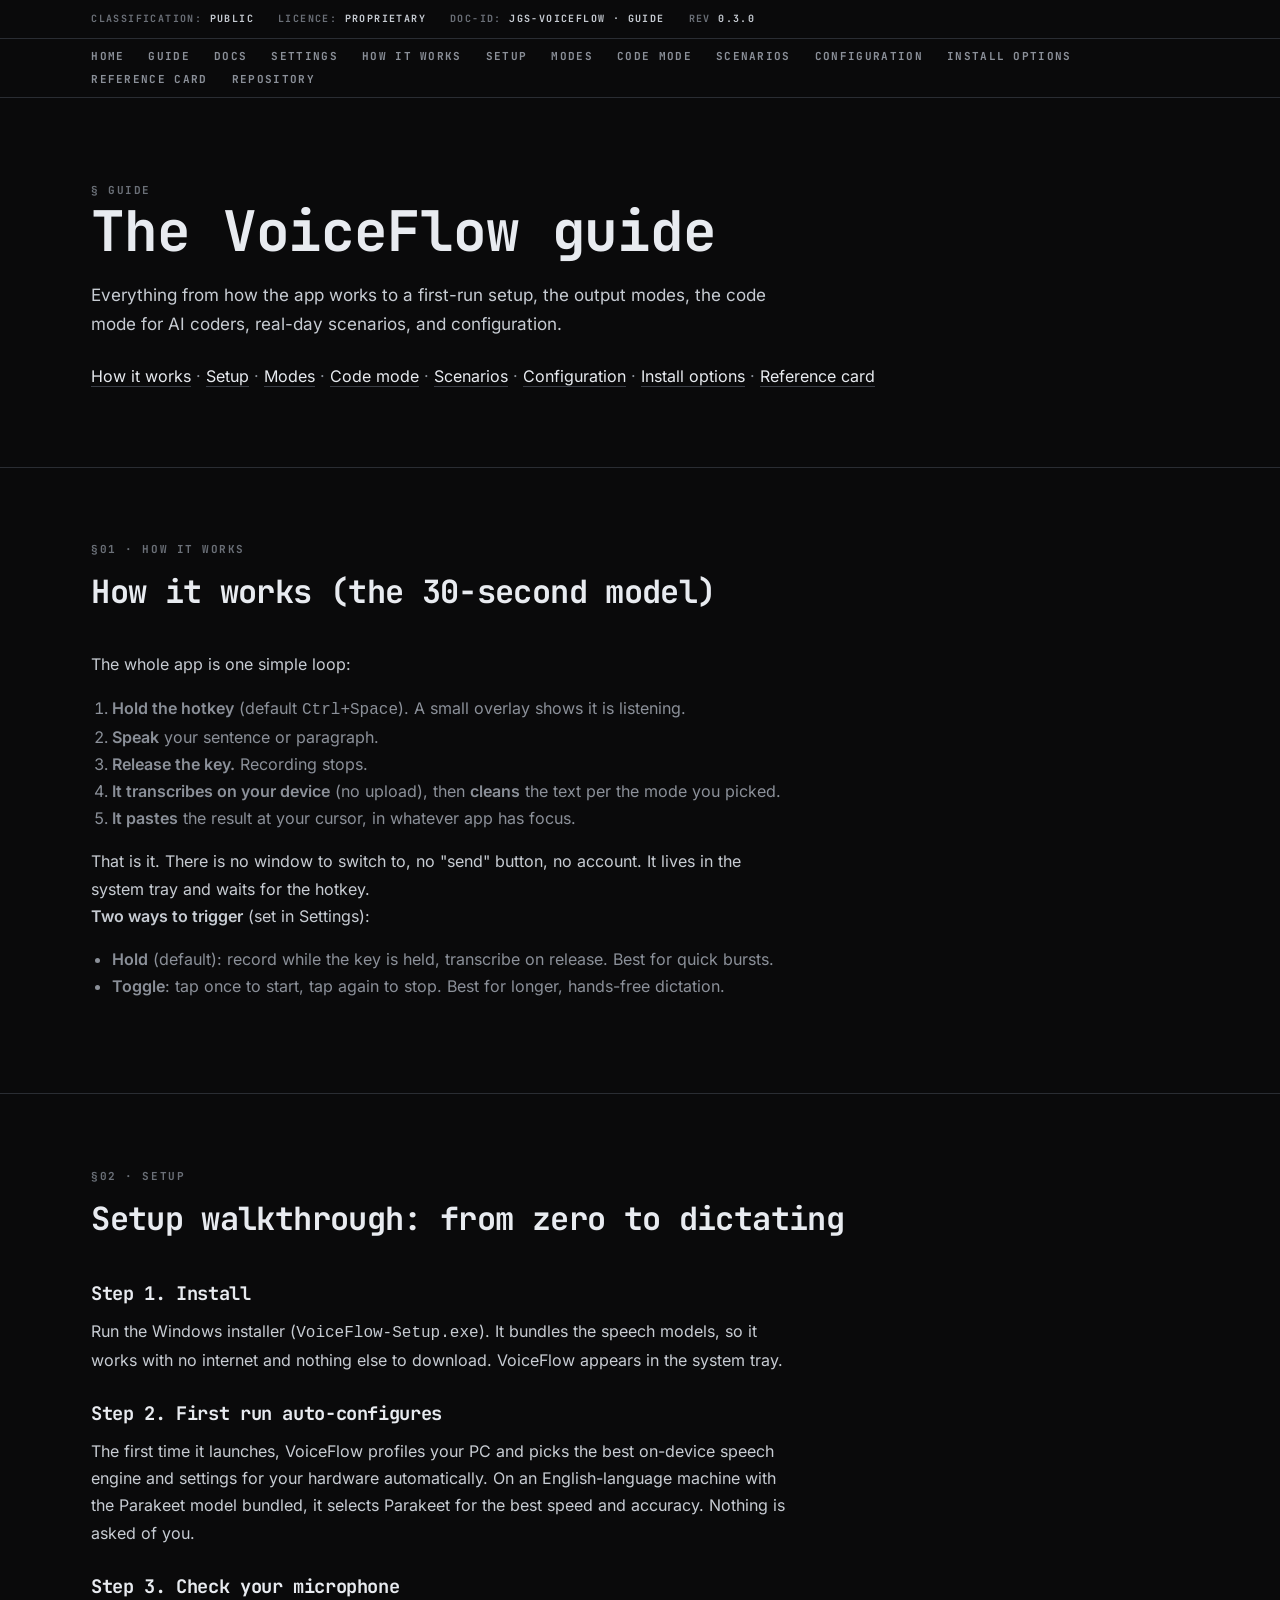
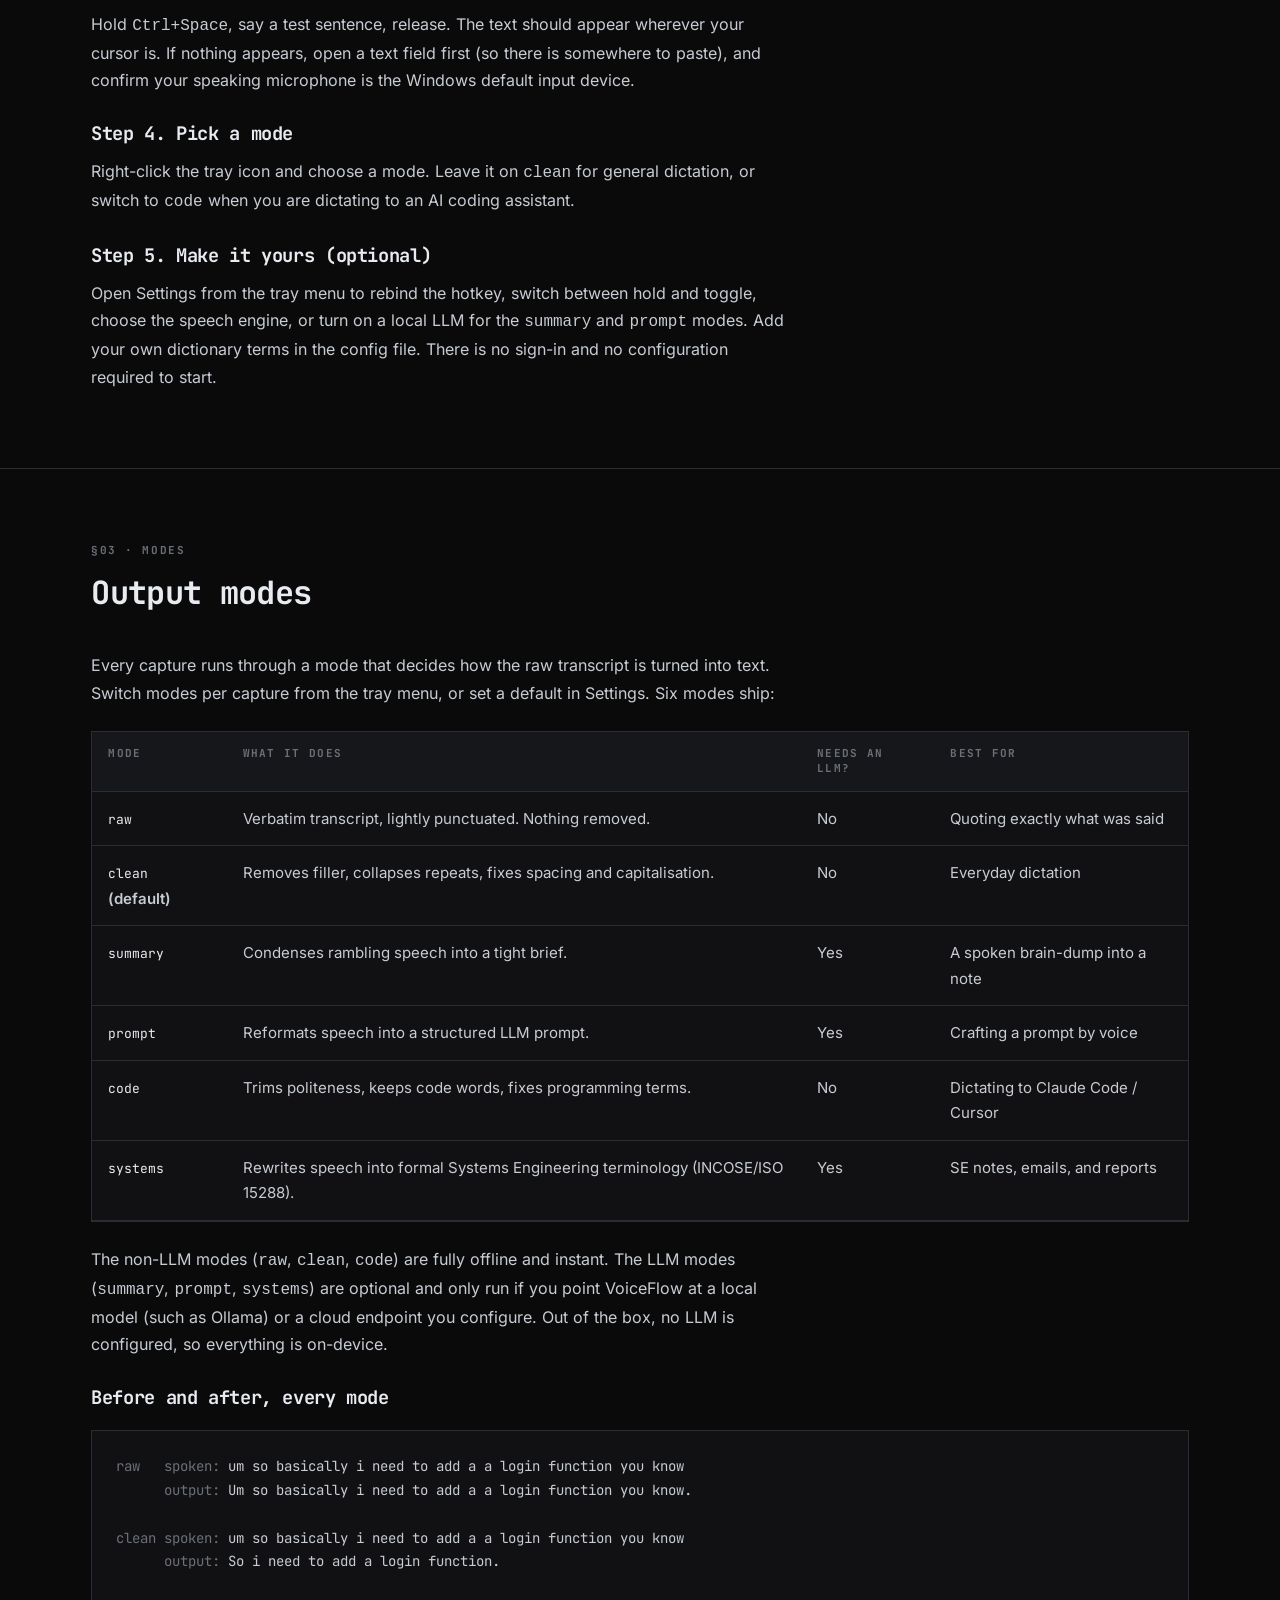
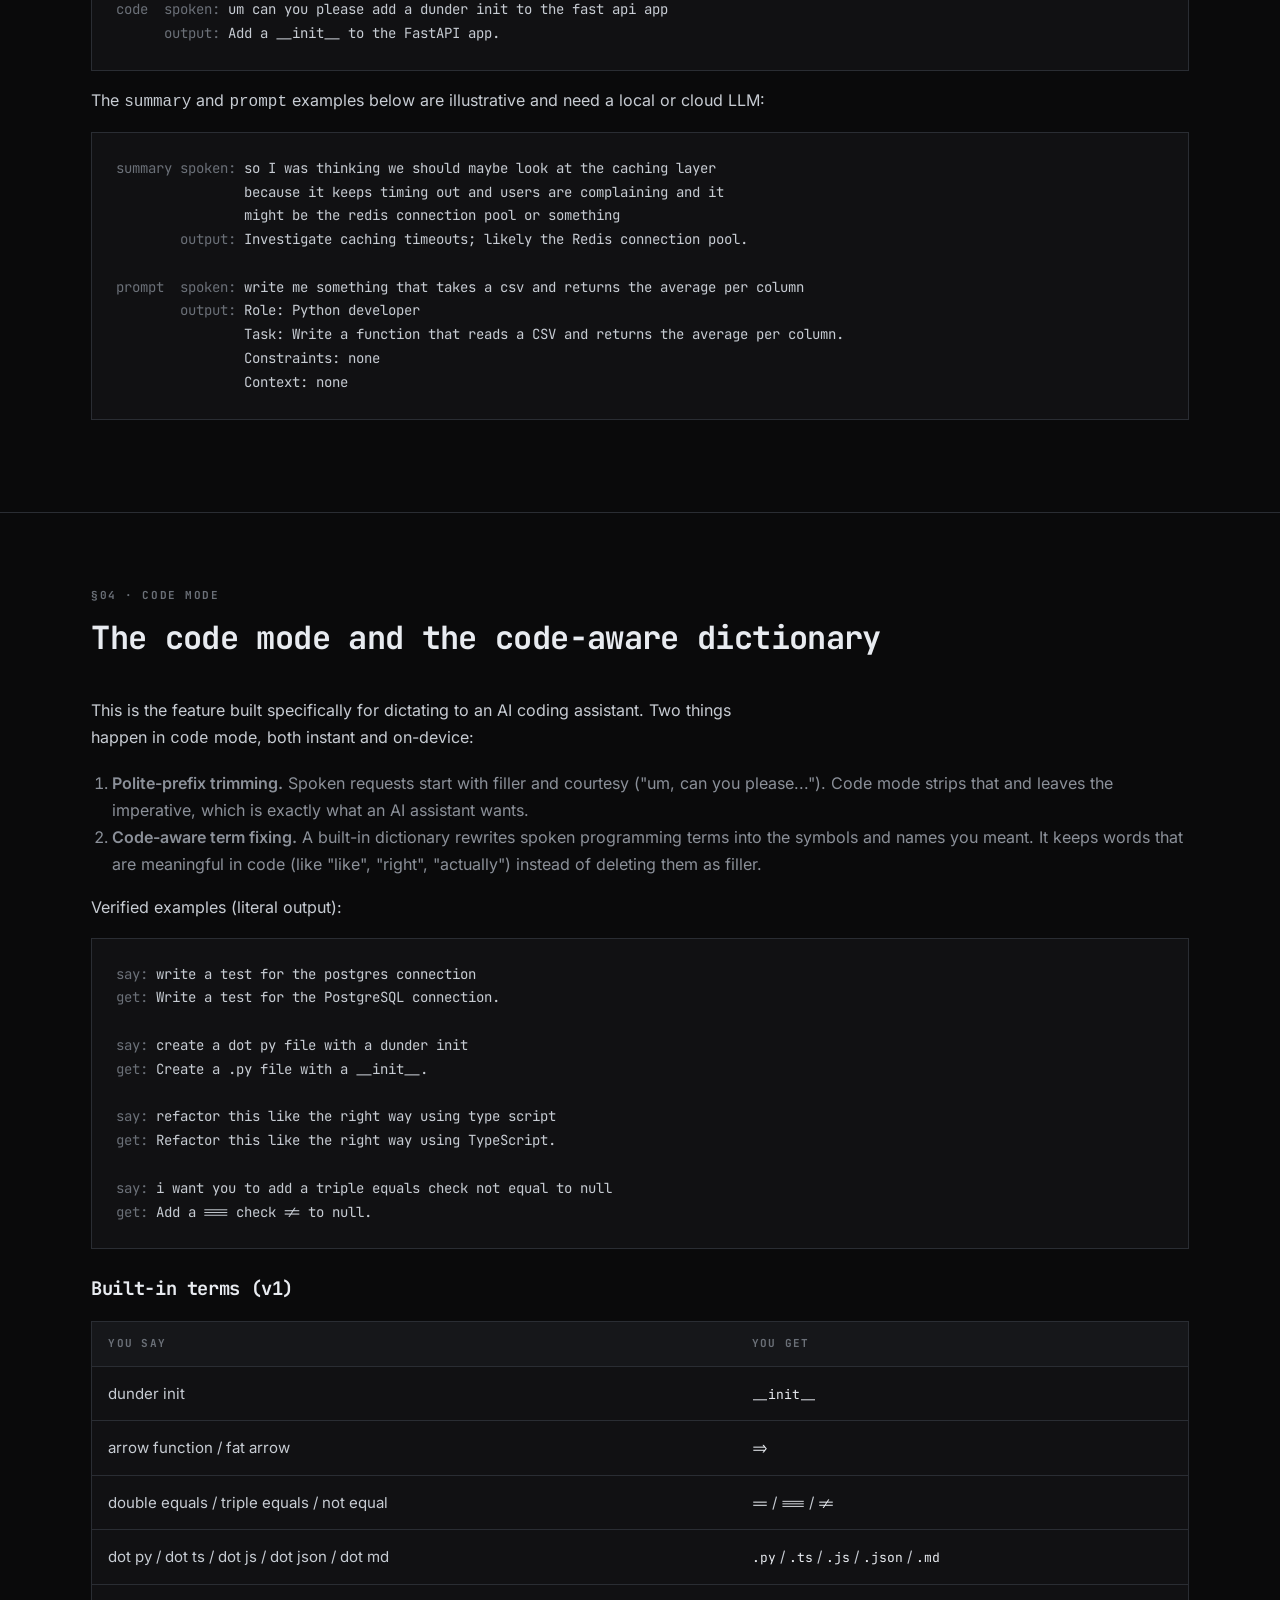
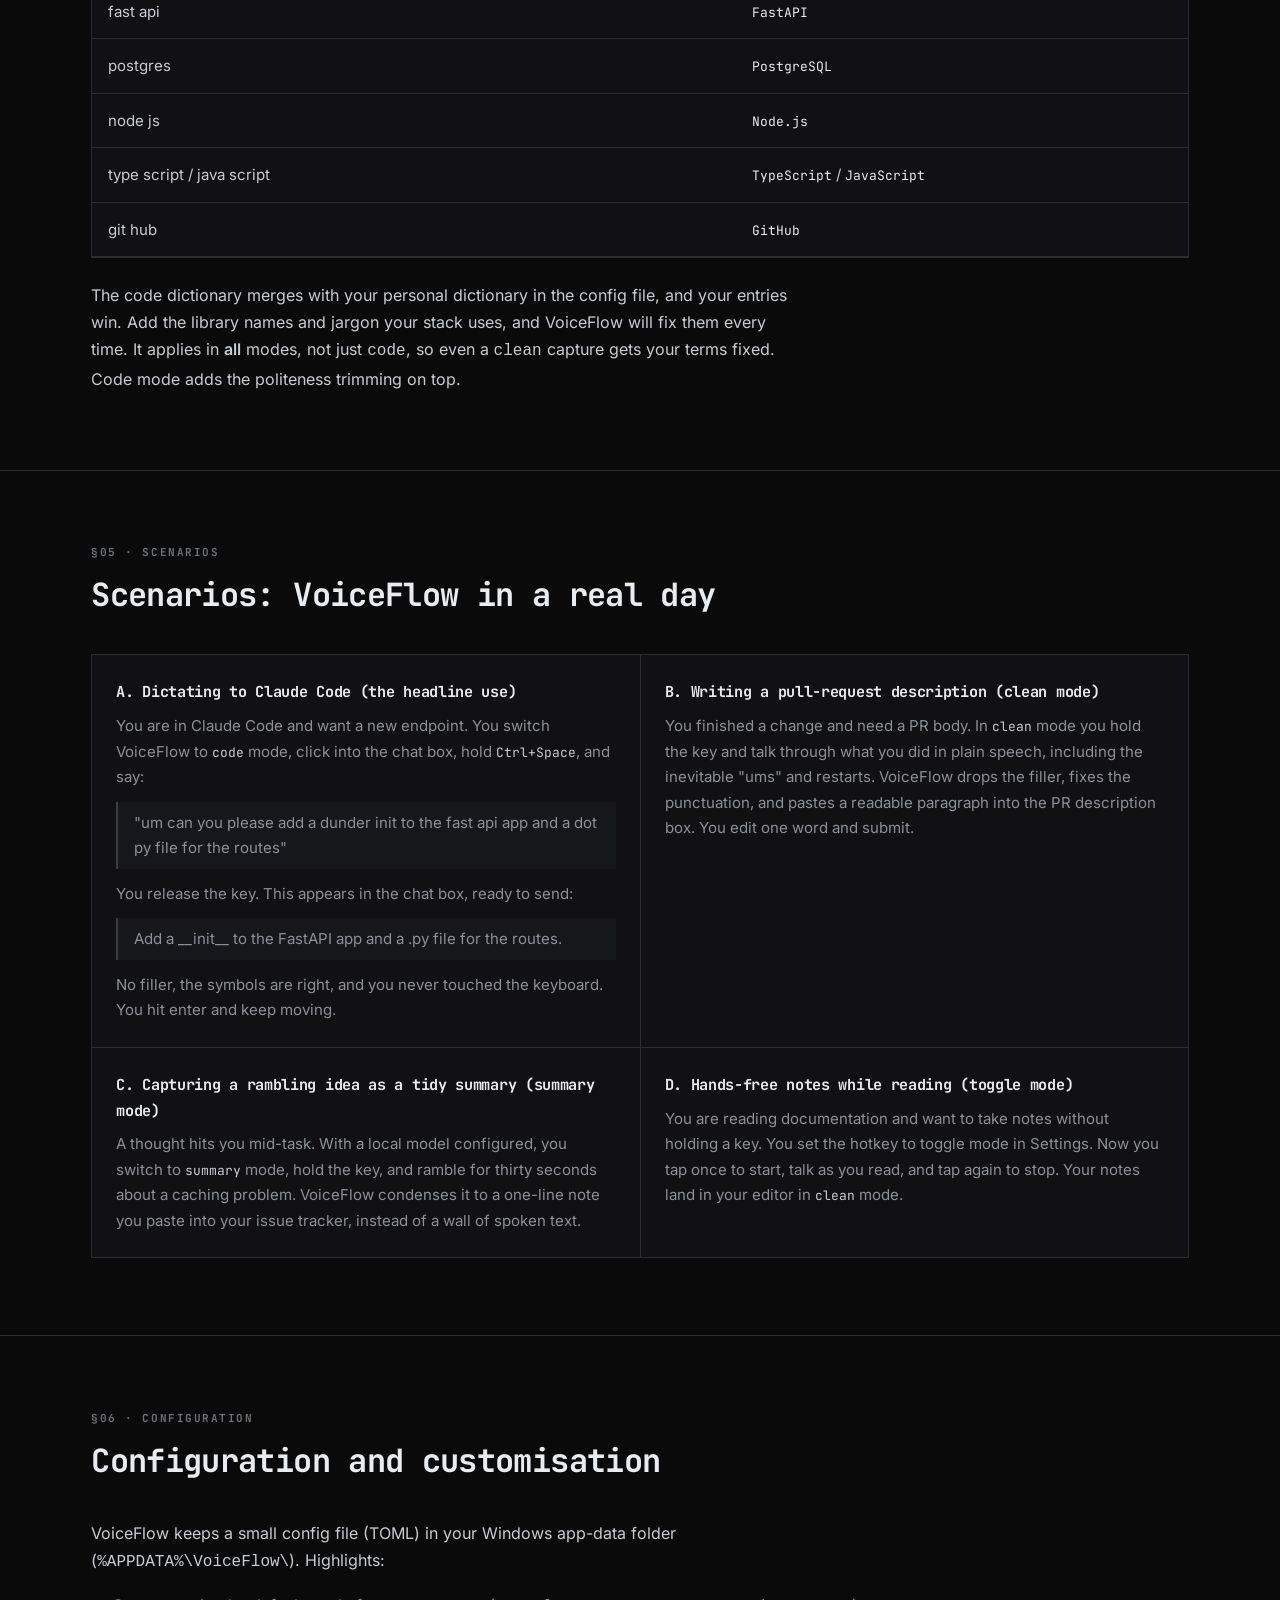
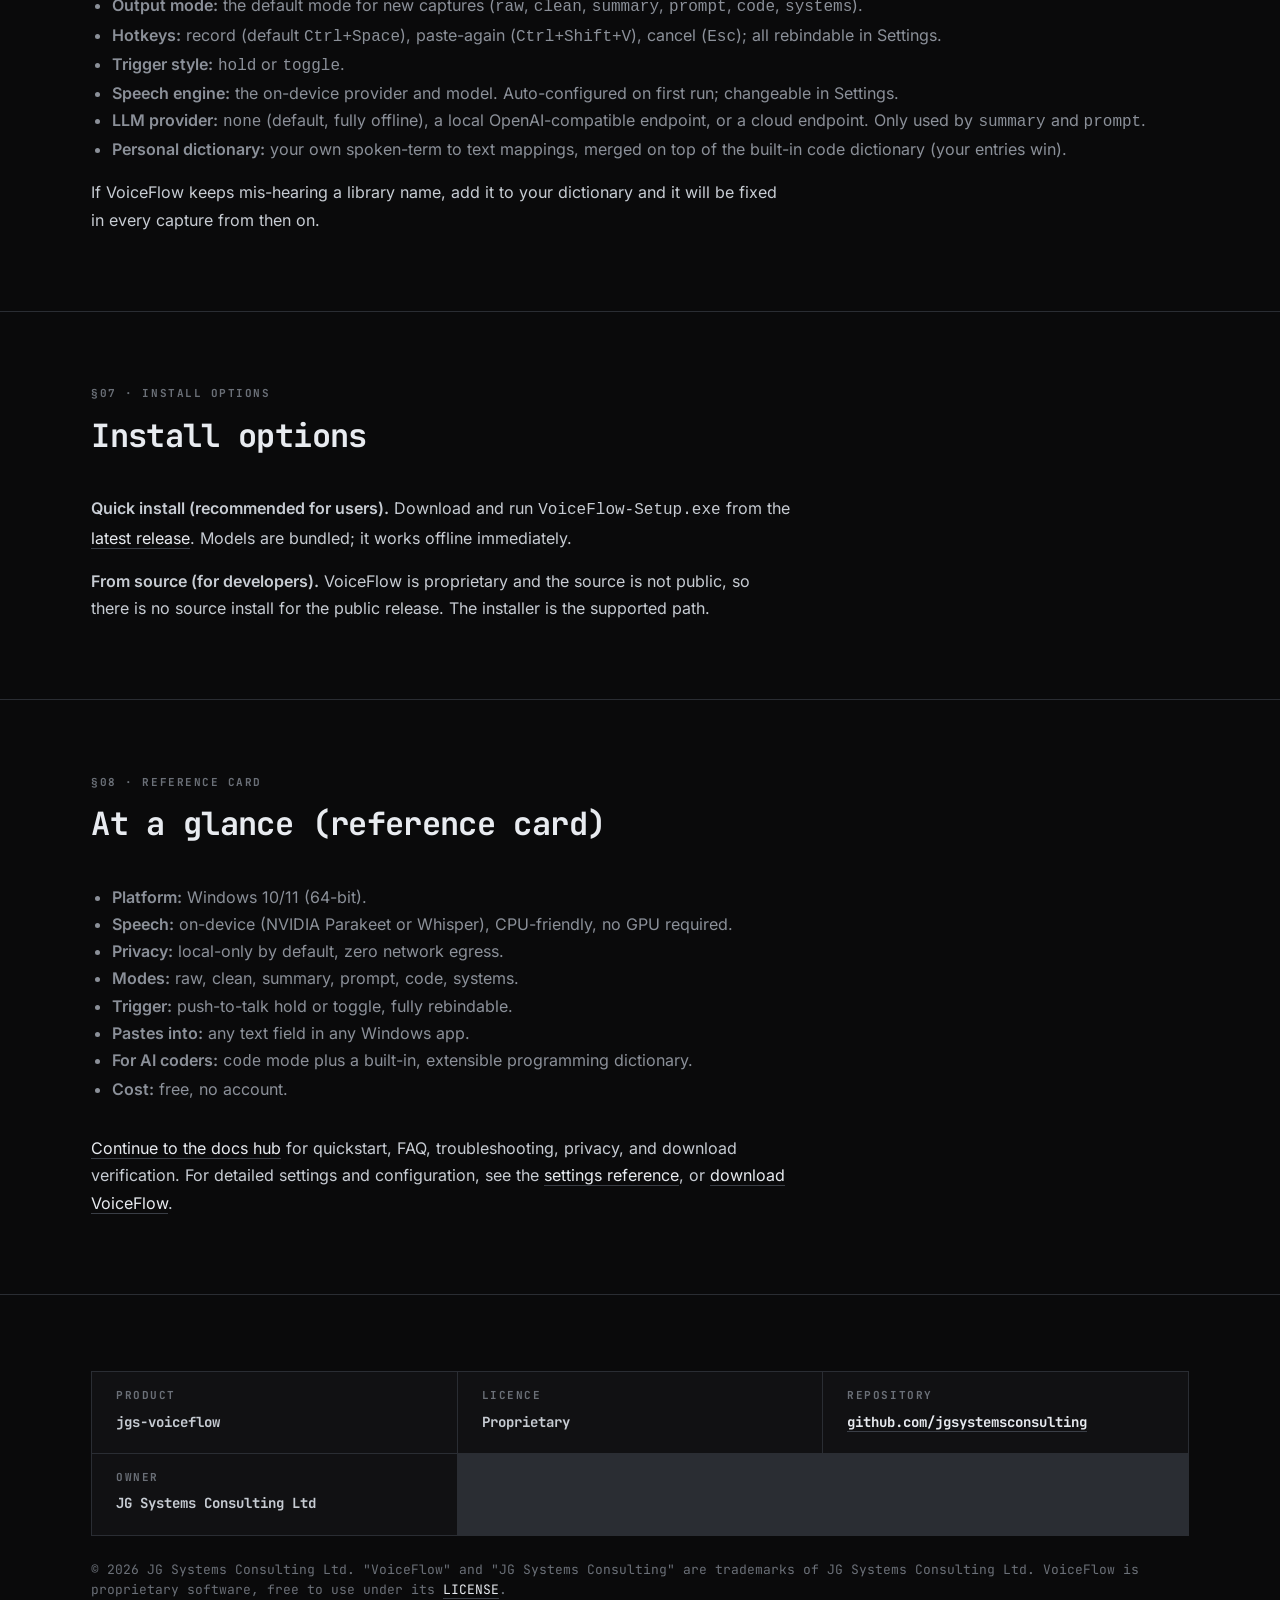
<file: docs/guide.html>
<!doctype html>
<!-- Copyright (c) 2026 JG Systems Consulting Ltd. Source: https://github.com/jgsystemsconsulting/jgs-voiceflow. See LICENSE. -->
<!-- SPDX-License-Identifier: LicenseRef-JGSystemsConsulting-Proprietary -->
<html lang="en">
<head>
<meta charset="utf-8">
<meta name="viewport" content="width=device-width, initial-scale=1">
<title>VoiceFlow guide: setup, modes, and scenarios</title>
<meta name="description" content="The full how-to guide for VoiceFlow on Windows: how it works, setup from zero to dictating, output modes, the code mode, real-day scenarios, and configuration.">
<link rel="icon" type="image/svg+xml" href="favicon.svg">
<link rel="canonical" href="https://jgsystemsconsulting.github.io/jgs-voiceflow/guide.html">
<link rel="stylesheet" href="site.css">
<meta property="og:type" content="article">
<meta property="og:title" content="VoiceFlow guide: setup, modes, and scenarios">
<meta property="og:description" content="How VoiceFlow works, setup from zero to dictating, the code mode, real-day scenarios, and configuration.">
<meta property="og:url" content="https://jgsystemsconsulting.github.io/jgs-voiceflow/guide.html">
<meta name="twitter:card" content="summary">
<meta name="twitter:title" content="VoiceFlow guide: setup, modes, and scenarios">
<meta name="twitter:description" content="How VoiceFlow works, setup from zero to dictating, the code mode, real-day scenarios, and configuration.">
<style>
  /* Accessibility only: the design system lives in site.css. */
  .skip { position: absolute; left: -9999px; }
  .skip:focus { left: 24px; top: 10px; z-index: 10; background: var(--paper); color: var(--paper-ink); padding: 8px 14px; border: 0; }
</style>
</head>
<body>
<a class="skip" href="#main">Skip to content</a>

<header class="masthead"><div class="wrap">
  <span>CLASSIFICATION: <b>PUBLIC</b></span>
  <span>LICENCE: <b>Proprietary</b></span>
  <span>DOC-ID: <b>JGS-VOICEFLOW · GUIDE</b></span>
  <span>REV <b>0.3.0</b></span>
</div></header>

<nav class="site" aria-label="Site"><div class="wrap">
  <a href="index.html">Home</a>
  <a href="guide.html">Guide</a>
  <a href="docs.html">Docs</a>
  <a href="settings.html">Settings</a>
  <a href="#how">How it works</a>
  <a href="#setup">Setup</a>
  <a href="#modes">Modes</a>
  <a href="#code">Code mode</a>
  <a href="#scenarios">Scenarios</a>
  <a href="#config">Configuration</a>
  <a href="#install">Install options</a>
  <a href="#reference">Reference card</a>
  <a href="https://github.com/jgsystemsconsulting/jgs-voiceflow">Repository</a>
</div></nav>

<main id="main">
<div class="hero"><div class="wrap">
  <span class="label">&sect; Guide</span>
  <h1>The VoiceFlow guide</h1>
  <p class="lead">Everything from how the app works to a first-run setup, the output modes, the
  code mode for AI coders, real-day scenarios, and configuration.</p>
  <nav aria-label="Contents" style="margin-top:1.5rem">
    <a href="#how">How it works</a> &middot;
    <a href="#setup">Setup</a> &middot;
    <a href="#modes">Modes</a> &middot;
    <a href="#code">Code mode</a> &middot;
    <a href="#scenarios">Scenarios</a> &middot;
    <a href="#config">Configuration</a> &middot;
    <a href="#install">Install options</a> &middot;
    <a href="#reference">Reference card</a>
  </nav>
</div></div>

<section id="how"><div class="wrap">
  <div class="shead"><span class="label">&sect;01 &middot; How it works</span><h2>How it works (the 30-second model)</h2></div>
  <p class="lead">The whole app is one simple loop:</p>
  <ol style="margin:1rem 0;padding-left:1.3rem">
    <li><b>Hold the hotkey</b> (default <code>Ctrl+Space</code>). A small overlay shows it is listening.</li>
    <li><b>Speak</b> your sentence or paragraph.</li>
    <li><b>Release the key.</b> Recording stops.</li>
    <li><b>It transcribes on your device</b> (no upload), then <b>cleans</b> the text per the mode you picked.</li>
    <li><b>It pastes</b> the result at your cursor, in whatever app has focus.</li>
  </ol>
  <p class="lead">That is it. There is no window to switch to, no "send" button, no account. It lives in the
  system tray and waits for the hotkey.</p>
  <p class="lead"><b>Two ways to trigger</b> (set in Settings):</p>
  <ul style="margin:1rem 0;padding-left:1.3rem">
    <li><b>Hold</b> (default): record while the key is held, transcribe on release. Best for quick bursts.</li>
    <li><b>Toggle</b>: tap once to start, tap again to stop. Best for longer, hands-free dictation.</li>
  </ul>
</div></section>

<section id="setup"><div class="wrap">
  <div class="shead"><span class="label">&sect;02 &middot; Setup</span><h2>Setup walkthrough: from zero to dictating</h2></div>
  <h3 style="margin:1.5rem 0 .5rem">Step 1. Install</h3>
  <p class="lead">Run the Windows installer (<code>VoiceFlow-Setup.exe</code>). It bundles the speech models, so
  it works with no internet and nothing else to download. VoiceFlow appears in the system tray.</p>
  <h3 style="margin:1.5rem 0 .5rem">Step 2. First run auto-configures</h3>
  <p class="lead">The first time it launches, VoiceFlow profiles your PC and picks the best on-device speech
  engine and settings for your hardware automatically. On an English-language machine with the
  Parakeet model bundled, it selects Parakeet for the best speed and accuracy. Nothing is asked of
  you.</p>
  <h3 style="margin:1.5rem 0 .5rem">Step 3. Check your microphone</h3>
  <p class="lead">Hold <code>Ctrl+Space</code>, say a test sentence, release. The text should appear wherever
  your cursor is. If nothing appears, open a text field first (so there is somewhere to paste), and
  confirm your speaking microphone is the Windows default input device.</p>
  <h3 style="margin:1.5rem 0 .5rem">Step 4. Pick a mode</h3>
  <p class="lead">Right-click the tray icon and choose a mode. Leave it on <code>clean</code> for general
  dictation, or switch to <code>code</code> when you are dictating to an AI coding assistant.</p>
  <h3 style="margin:1.5rem 0 .5rem">Step 5. Make it yours (optional)</h3>
  <p class="lead">Open Settings from the tray menu to rebind the hotkey, switch between hold and toggle, choose
  the speech engine, or turn on a local LLM for the <code>summary</code> and <code>prompt</code>
  modes. Add your own dictionary terms in the config file. There is no sign-in and no configuration
  required to start.</p>
</div></section>

<section id="modes"><div class="wrap">
  <div class="shead"><span class="label">&sect;03 &middot; Modes</span><h2>Output modes</h2></div>
  <p class="lead">Every capture runs through a mode that decides how the raw transcript is turned into text.
  Switch modes per capture from the tray menu, or set a default in Settings. Six modes ship:</p>
  <div class="sheet" style="margin-top:1.5rem;padding:0;overflow:auto">
  <table class="data">
    <thead><tr><th>Mode</th><th>What it does</th><th>Needs an LLM?</th><th>Best for</th></tr></thead>
    <tbody>
      <tr><td><code>raw</code></td><td>Verbatim transcript, lightly punctuated. Nothing removed.</td><td>No</td><td>Quoting exactly what was said</td></tr>
      <tr><td><code>clean</code> <b>(default)</b></td><td>Removes filler, collapses repeats, fixes spacing and capitalisation.</td><td>No</td><td>Everyday dictation</td></tr>
      <tr><td><code>summary</code></td><td>Condenses rambling speech into a tight brief.</td><td>Yes</td><td>A spoken brain-dump into a note</td></tr>
      <tr><td><code>prompt</code></td><td>Reformats speech into a structured LLM prompt.</td><td>Yes</td><td>Crafting a prompt by voice</td></tr>
      <tr><td><code>code</code></td><td>Trims politeness, keeps code words, fixes programming terms.</td><td>No</td><td>Dictating to Claude Code / Cursor</td></tr>
      <tr><td><code>systems</code></td><td>Rewrites speech into formal Systems Engineering terminology (INCOSE/ISO 15288).</td><td>Yes</td><td>SE notes, emails, and reports</td></tr>
    </tbody>
  </table>
  </div>
  <p class="lead" style="margin-top:1.5rem">The non-LLM modes (<code>raw</code>, <code>clean</code>, <code>code</code>) are fully offline
  and instant. The LLM modes (<code>summary</code>, <code>prompt</code>, <code>systems</code>) are
  optional and only run if you point VoiceFlow at a local model (such as Ollama) or a cloud
  endpoint you configure. Out of the box, no LLM is configured, so everything is on-device.</p>
  <h3 style="margin:1.5rem 0 .5rem">Before and after, every mode</h3>
  <div class="sheet" style="margin:1rem 0"><pre><span class="c">raw   spoken:</span> um so basically i need to add a a login function you know
<span class="c">      output:</span> Um so basically i need to add a a login function you know.

<span class="c">clean spoken:</span> um so basically i need to add a a login function you know
<span class="c">      output:</span> So i need to add a login function.

<span class="c">code  spoken:</span> um can you please add a dunder init to the fast api app
<span class="c">      output:</span> Add a __init__ to the FastAPI app.</pre></div>
  <p class="lead">The <code>summary</code> and <code>prompt</code> examples below are illustrative and need a
  local or cloud LLM:</p>
  <div class="sheet" style="margin:1rem 0"><pre><span class="c">summary spoken:</span> so I was thinking we should maybe look at the caching layer
                because it keeps timing out and users are complaining and it
                might be the redis connection pool or something
<span class="c">        output:</span> Investigate caching timeouts; likely the Redis connection pool.

<span class="c">prompt  spoken:</span> write me something that takes a csv and returns the average per column
<span class="c">        output:</span> Role: Python developer
                Task: Write a function that reads a CSV and returns the average per column.
                Constraints: none
                Context: none</pre></div>
</div></section>

<section id="code"><div class="wrap">
  <div class="shead"><span class="label">&sect;04 &middot; Code mode</span><h2>The code mode and the code-aware dictionary</h2></div>
  <p class="lead">This is the feature built specifically for dictating to an AI coding assistant. Two things
  happen in <code>code</code> mode, both instant and on-device:</p>
  <ol style="margin:1rem 0;padding-left:1.3rem">
    <li><b>Polite-prefix trimming.</b> Spoken requests start with filler and courtesy ("um, can you
    please..."). Code mode strips that and leaves the imperative, which is exactly what an AI
    assistant wants.</li>
    <li><b>Code-aware term fixing.</b> A built-in dictionary rewrites spoken programming terms into
    the symbols and names you meant. It keeps words that are meaningful in code (like "like",
    "right", "actually") instead of deleting them as filler.</li>
  </ol>
  <p class="lead">Verified examples (literal output):</p>
  <div class="sheet" style="margin:1rem 0"><pre><span class="c">say:</span> write a test for the postgres connection
<span class="c">get:</span> Write a test for the PostgreSQL connection.

<span class="c">say:</span> create a dot py file with a dunder init
<span class="c">get:</span> Create a .py file with a __init__.

<span class="c">say:</span> refactor this like the right way using type script
<span class="c">get:</span> Refactor this like the right way using TypeScript.

<span class="c">say:</span> i want you to add a triple equals check not equal to null
<span class="c">get:</span> Add a === check != to null.</pre></div>
  <h3 style="margin:1.5rem 0 .5rem">Built-in terms (v1)</h3>
  <div class="sheet" style="margin:1rem 0;padding:0;overflow:auto">
  <table class="data">
    <thead><tr><th>You say</th><th>You get</th></tr></thead>
    <tbody>
      <tr><td>dunder init</td><td><code>__init__</code></td></tr>
      <tr><td>arrow function / fat arrow</td><td><code>=&gt;</code></td></tr>
      <tr><td>double equals / triple equals / not equal</td><td><code>==</code> / <code>===</code> / <code>!=</code></td></tr>
      <tr><td>dot py / dot ts / dot js / dot json / dot md</td><td><code>.py</code> / <code>.ts</code> / <code>.js</code> / <code>.json</code> / <code>.md</code></td></tr>
      <tr><td>fast api</td><td><code>FastAPI</code></td></tr>
      <tr><td>postgres</td><td><code>PostgreSQL</code></td></tr>
      <tr><td>node js</td><td><code>Node.js</code></td></tr>
      <tr><td>type script / java script</td><td><code>TypeScript</code> / <code>JavaScript</code></td></tr>
      <tr><td>git hub</td><td><code>GitHub</code></td></tr>
    </tbody>
  </table>
  </div>
  <p class="lead" style="margin-top:1.5rem">The code dictionary merges with your personal dictionary in the config file, and your entries
  win. Add the library names and jargon your stack uses, and VoiceFlow will fix them every time. It
  applies in <b>all</b> modes, not just <code>code</code>, so even a <code>clean</code> capture
  gets your terms fixed. Code mode adds the politeness trimming on top.</p>
</div></section>

<section id="scenarios"><div class="wrap">
  <div class="shead"><span class="label">&sect;05 &middot; Scenarios</span><h2>Scenarios: VoiceFlow in a real day</h2></div>
  <div class="grid g2">
    <div class="cell">
      <h3>A. Dictating to Claude Code (the headline use)</h3>
      <p>You are in Claude Code and want a new endpoint. You switch VoiceFlow to <code>code</code>
      mode, click into the chat box, hold <code>Ctrl+Space</code>, and say:</p>
      <p style="margin:.75rem 0;padding:.5rem 1rem;border-left:2px solid var(--line-2);background:var(--ink-3);color:var(--mute-2)">"um can you please add a dunder init to the fast api app and a dot py file for the routes"</p>
      <p>You release the key. This appears in the chat box, ready to send:</p>
      <p style="margin:.75rem 0;padding:.5rem 1rem;border-left:2px solid var(--line-2);background:var(--ink-3);color:var(--mute-2)">Add a __init__ to the FastAPI app and a .py file for the routes.</p>
      <p>No filler, the symbols are right, and you never touched the keyboard. You hit enter and keep moving.</p>
    </div>
    <div class="cell">
      <h3>B. Writing a pull-request description (clean mode)</h3>
      <p>You finished a change and need a PR body. In <code>clean</code> mode you hold the key and
      talk through what you did in plain speech, including the inevitable "ums" and restarts.
      VoiceFlow drops the filler, fixes the punctuation, and pastes a readable paragraph into the PR
      description box. You edit one word and submit.</p>
    </div>
    <div class="cell">
      <h3>C. Capturing a rambling idea as a tidy summary (summary mode)</h3>
      <p>A thought hits you mid-task. With a local model configured, you switch to <code>summary</code>
      mode, hold the key, and ramble for thirty seconds about a caching problem. VoiceFlow condenses
      it to a one-line note you paste into your issue tracker, instead of a wall of spoken text.</p>
    </div>
    <div class="cell">
      <h3>D. Hands-free notes while reading (toggle mode)</h3>
      <p>You are reading documentation and want to take notes without holding a key. You set the
      hotkey to toggle mode in Settings. Now you tap once to start, talk as you read, and tap again to
      stop. Your notes land in your editor in <code>clean</code> mode.</p>
    </div>
  </div>
</div></section>

<section id="config"><div class="wrap">
  <div class="shead"><span class="label">&sect;06 &middot; Configuration</span><h2>Configuration and customisation</h2></div>
  <p class="lead">VoiceFlow keeps a small config file (TOML) in your Windows app-data folder
  (<code>%APPDATA%\VoiceFlow\</code>). Highlights:</p>
  <ul style="margin:1rem 0;padding-left:1.3rem">
    <li><b>Output mode:</b> the default mode for new captures (<code>raw</code>, <code>clean</code>, <code>summary</code>, <code>prompt</code>, <code>code</code>, <code>systems</code>).</li>
    <li><b>Hotkeys:</b> record (default <code>Ctrl+Space</code>), paste-again (<code>Ctrl+Shift+V</code>), cancel (<code>Esc</code>); all rebindable in Settings.</li>
    <li><b>Trigger style:</b> <code>hold</code> or <code>toggle</code>.</li>
    <li><b>Speech engine:</b> the on-device provider and model. Auto-configured on first run; changeable in Settings.</li>
    <li><b>LLM provider:</b> <code>none</code> (default, fully offline), a local OpenAI-compatible endpoint, or a cloud endpoint. Only used by <code>summary</code> and <code>prompt</code>.</li>
    <li><b>Personal dictionary:</b> your own spoken-term to text mappings, merged on top of the built-in code dictionary (your entries win).</li>
  </ul>
  <p class="lead">If VoiceFlow keeps mis-hearing a library name, add it to your dictionary and it will be fixed
  in every capture from then on.</p>
</div></section>

<section id="install"><div class="wrap">
  <div class="shead"><span class="label">&sect;07 &middot; Install options</span><h2>Install options</h2></div>
  <p class="lead"><b>Quick install (recommended for users).</b> Download and run
  <code>VoiceFlow-Setup.exe</code> from the
  <a href="https://github.com/jgsystemsconsulting/jgs-voiceflow/releases/latest">latest release</a>.
  Models are bundled; it works offline immediately.</p>
  <p class="lead" style="margin-top:1rem"><b>From source (for developers).</b> VoiceFlow is proprietary and the source is not public, so
  there is no source install for the public release. The installer is the supported path.</p>
</div></section>

<section id="reference"><div class="wrap">
  <div class="shead"><span class="label">&sect;08 &middot; Reference card</span><h2>At a glance (reference card)</h2></div>
  <ul style="margin:1rem 0;padding-left:1.3rem">
    <li><b>Platform:</b> Windows 10/11 (64-bit).</li>
    <li><b>Speech:</b> on-device (NVIDIA Parakeet or Whisper), CPU-friendly, no GPU required.</li>
    <li><b>Privacy:</b> local-only by default, zero network egress.</li>
    <li><b>Modes:</b> raw, clean, summary, prompt, code, systems.</li>
    <li><b>Trigger:</b> push-to-talk hold or toggle, fully rebindable.</li>
    <li><b>Pastes into:</b> any text field in any Windows app.</li>
    <li><b>For AI coders:</b> <code>code</code> mode plus a built-in, extensible programming dictionary.</li>
    <li><b>Cost:</b> free, no account.</li>
  </ul>
  <p class="lead" style="margin-top:2rem"><a href="docs.html">Continue to the docs hub</a> for quickstart, FAQ,
  troubleshooting, privacy, and download verification. For detailed settings and configuration,
  see the <a href="settings.html">settings reference</a>, or
  <a href="https://github.com/jgsystemsconsulting/jgs-voiceflow/releases/latest">download VoiceFlow</a>.</p>
</div></section>
</main>

<footer><div class="wrap">
  <div class="tblock">
    <div><span class="label">Product</span><b>jgs-voiceflow</b></div>
    <div><span class="label">Licence</span><b>Proprietary</b></div>
    <div><span class="label">Repository</span><b><a href="https://github.com/jgsystemsconsulting/jgs-voiceflow">github.com/jgsystemsconsulting</a></b></div>
    <div><span class="label">Owner</span><b>JG Systems Consulting Ltd</b></div>
  </div>
  <p class="foot-note">&copy; 2026 JG Systems Consulting Ltd. "VoiceFlow" and "JG Systems Consulting" are trademarks
  of JG Systems Consulting Ltd. VoiceFlow is proprietary software, free to use under its
  <a href="https://github.com/jgsystemsconsulting/jgs-voiceflow/blob/main/LICENSE">LICENSE</a>.</p>
</div></footer>

</body>
</html>
</file>
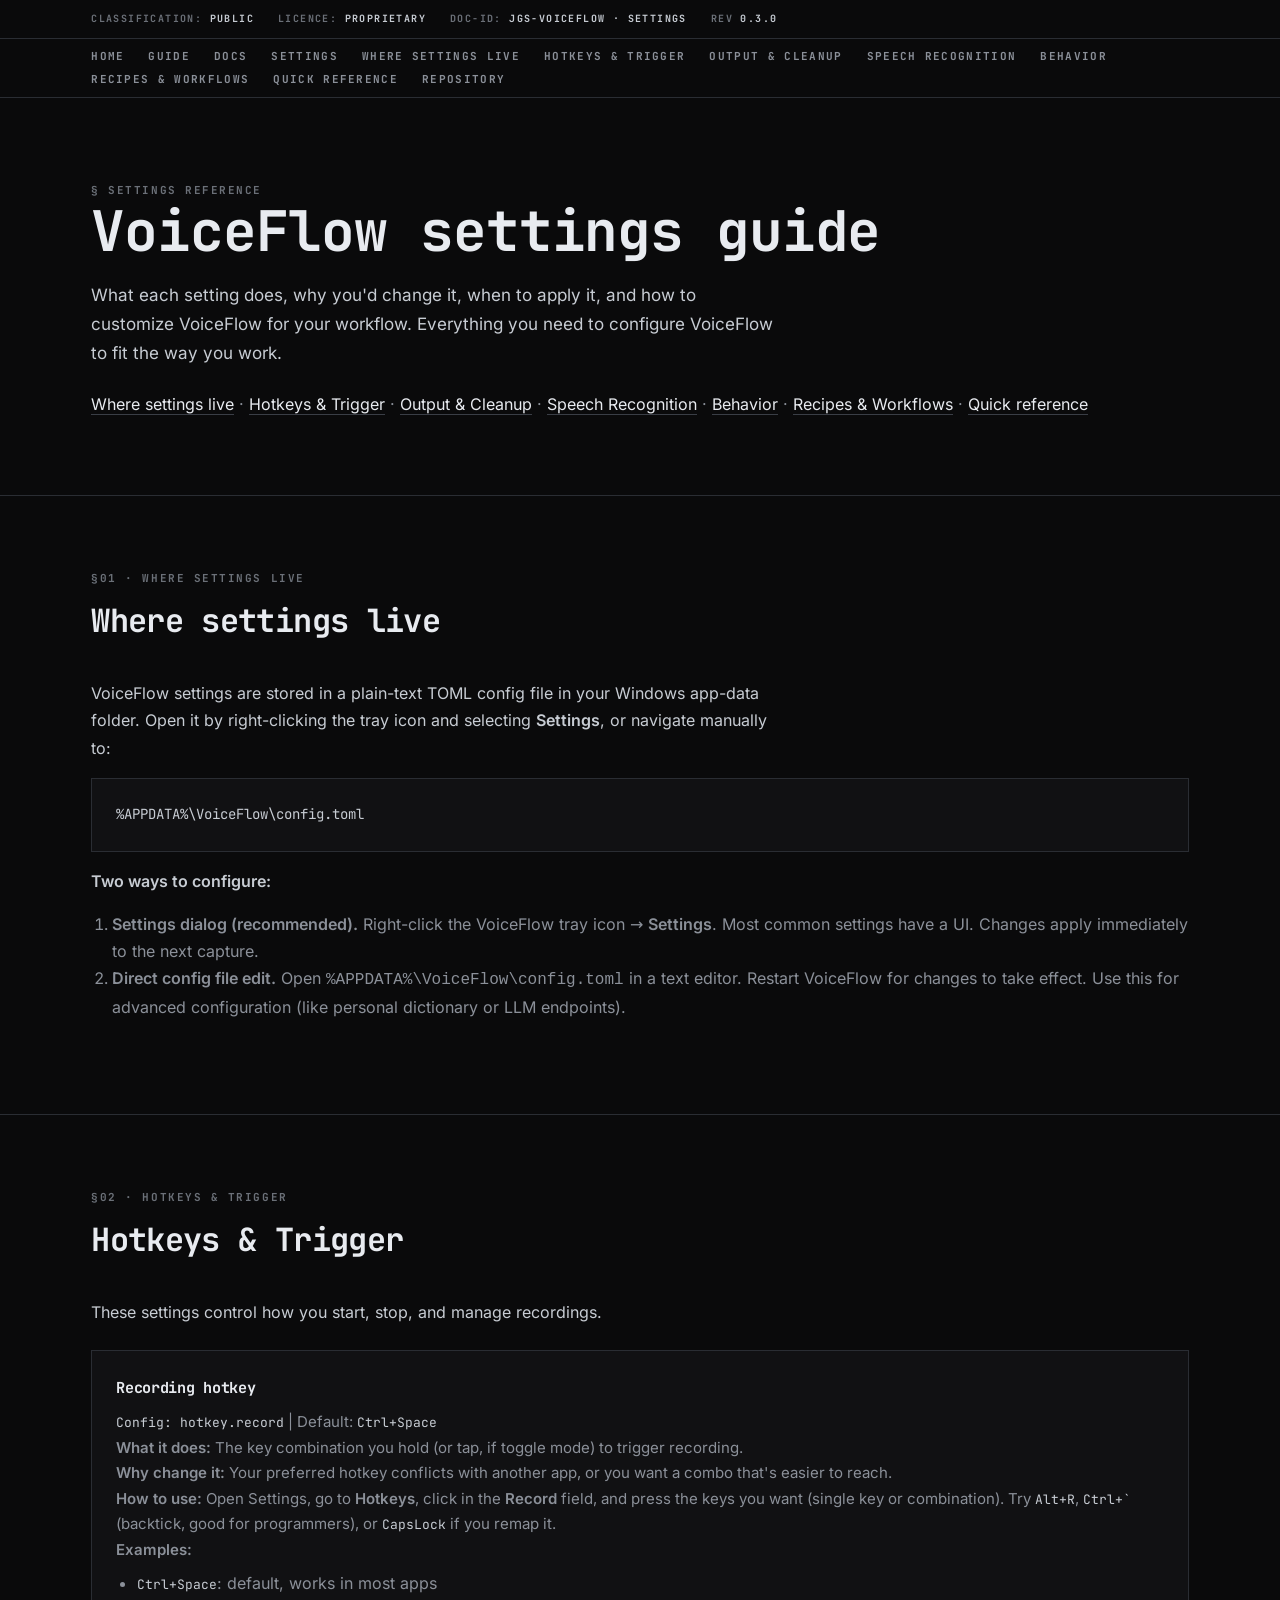
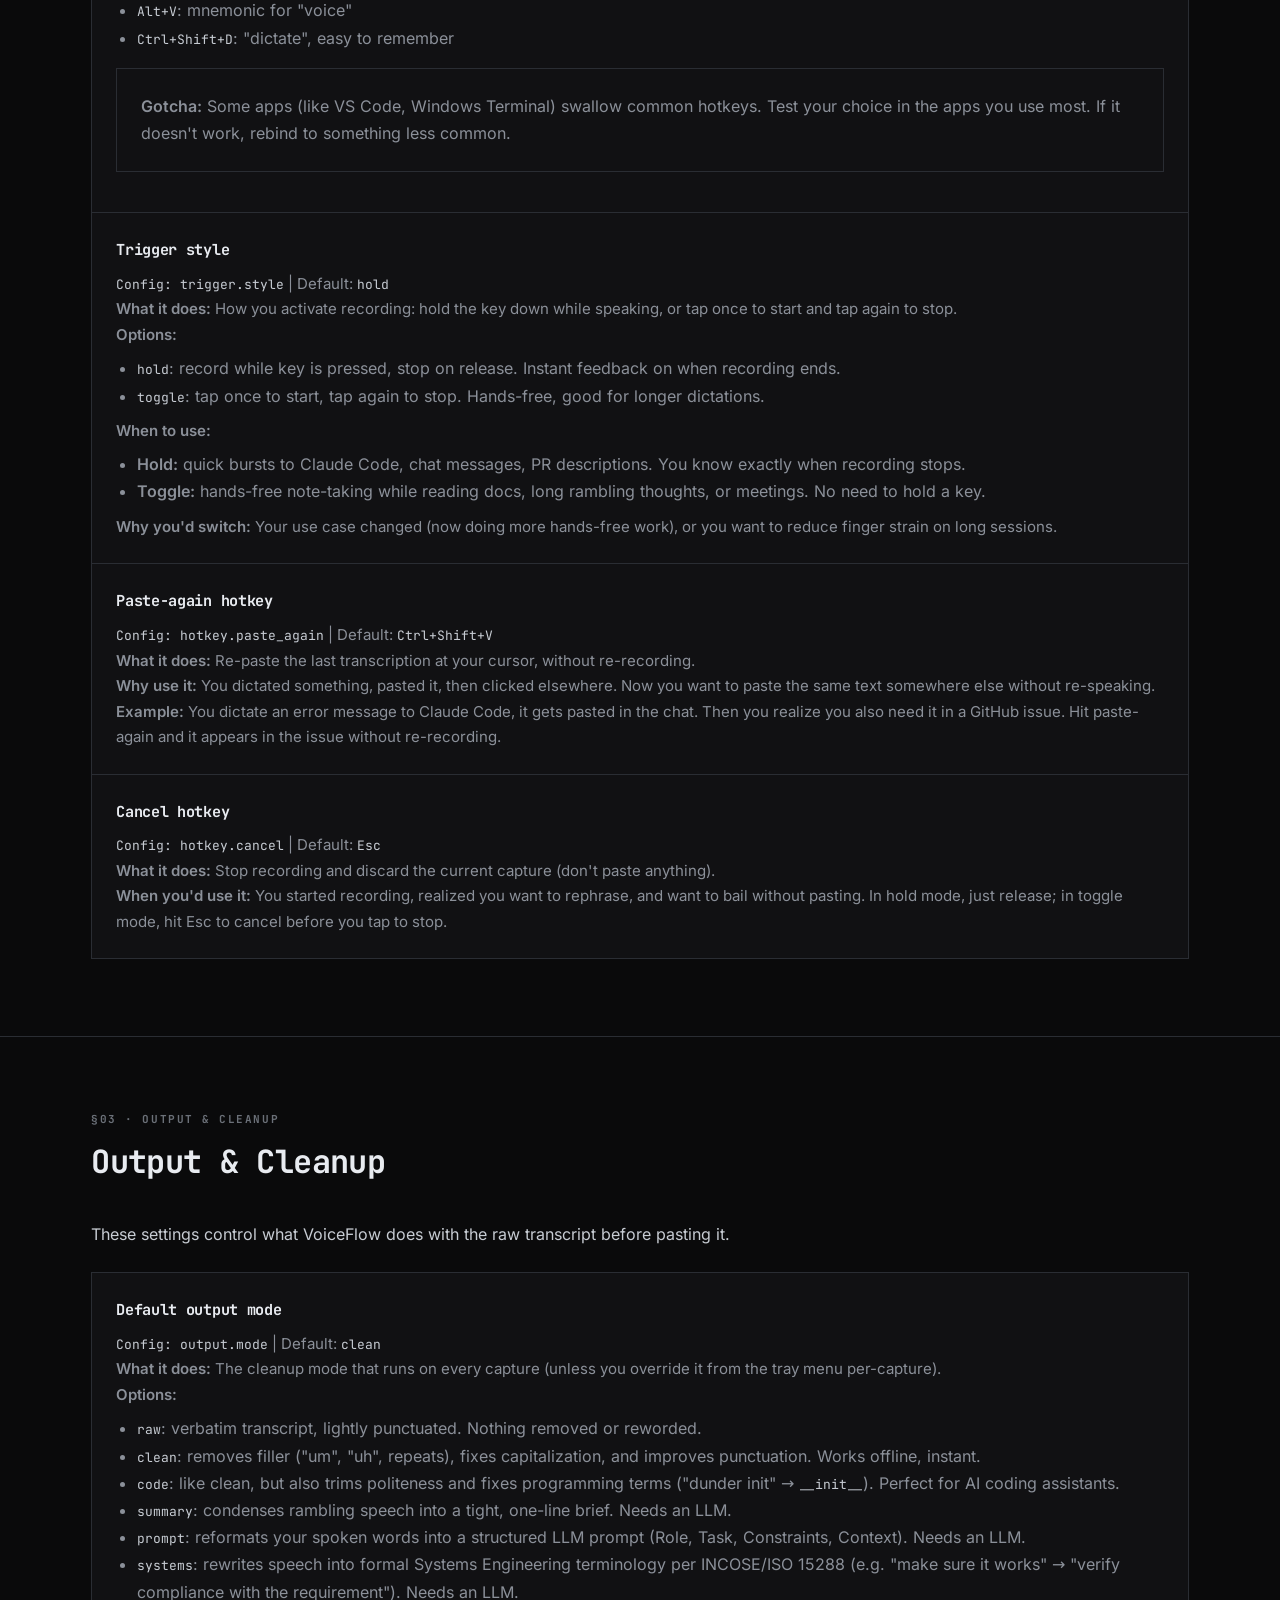
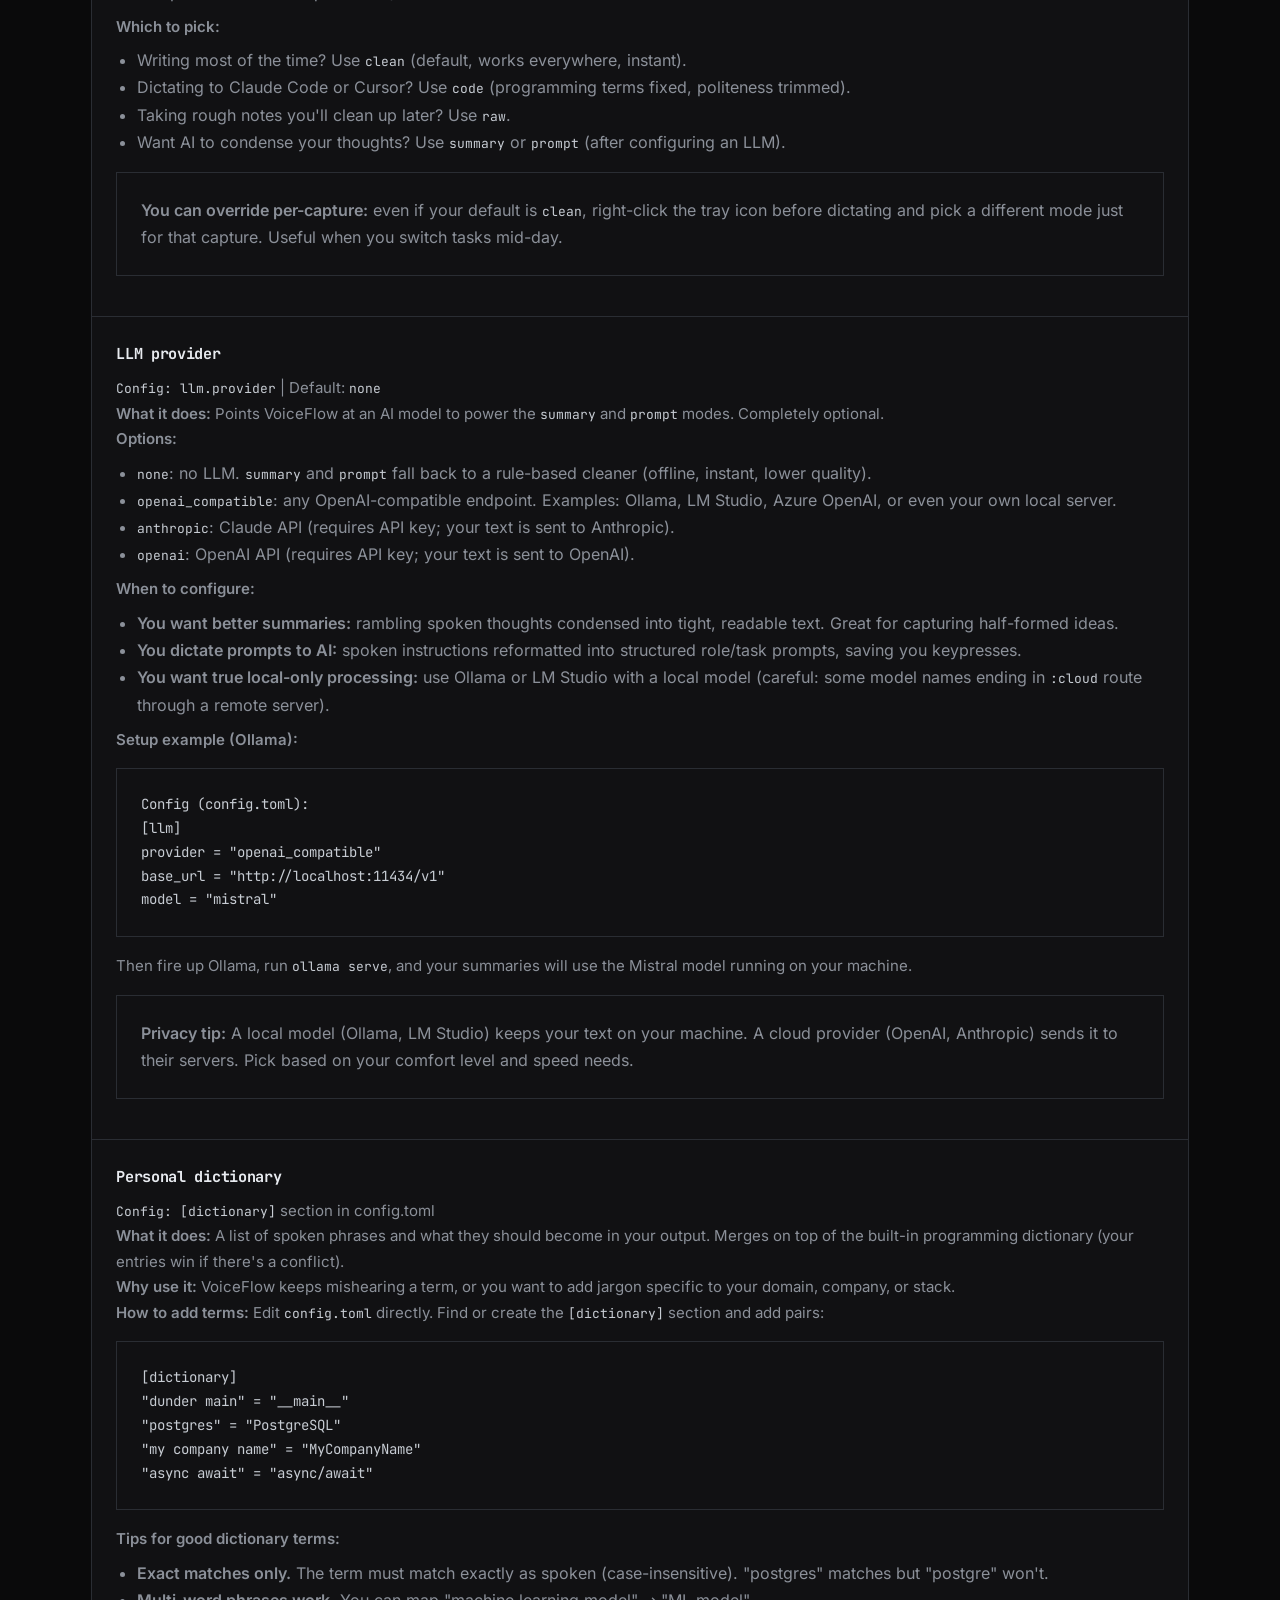
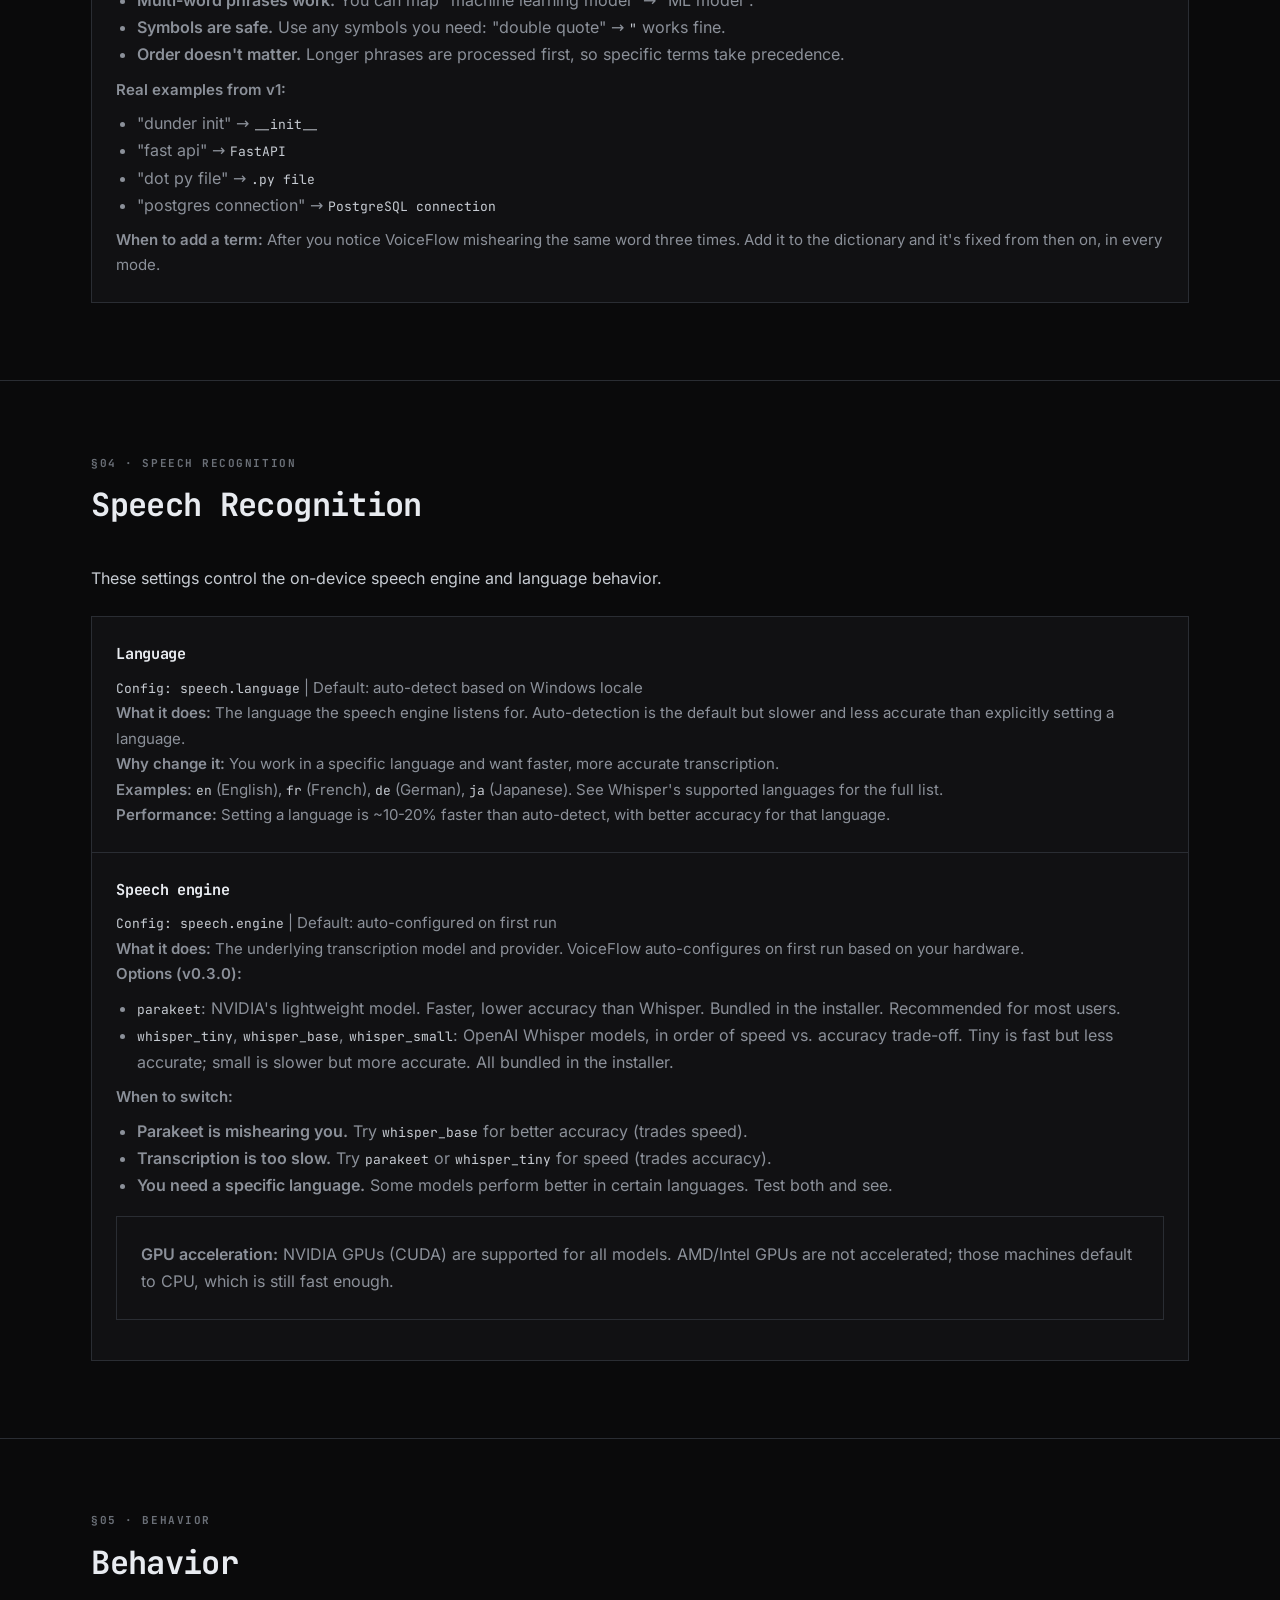
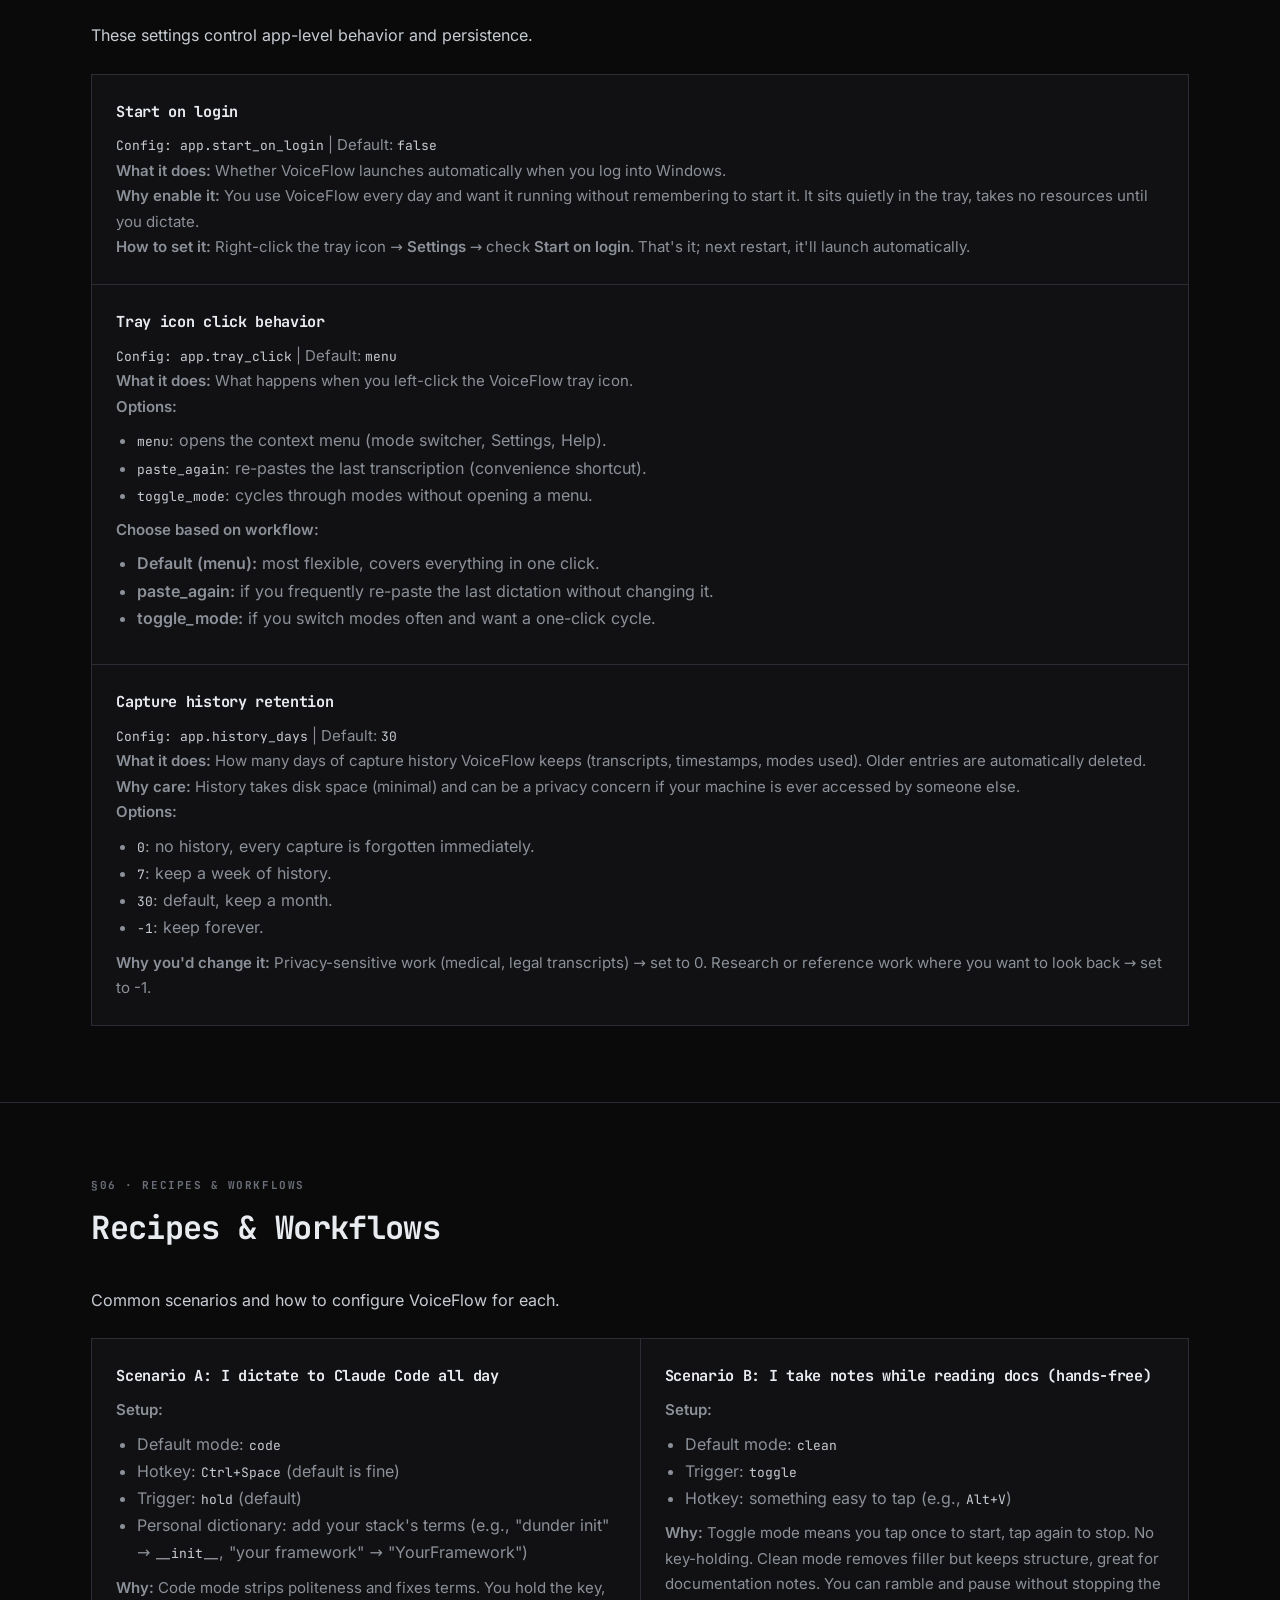
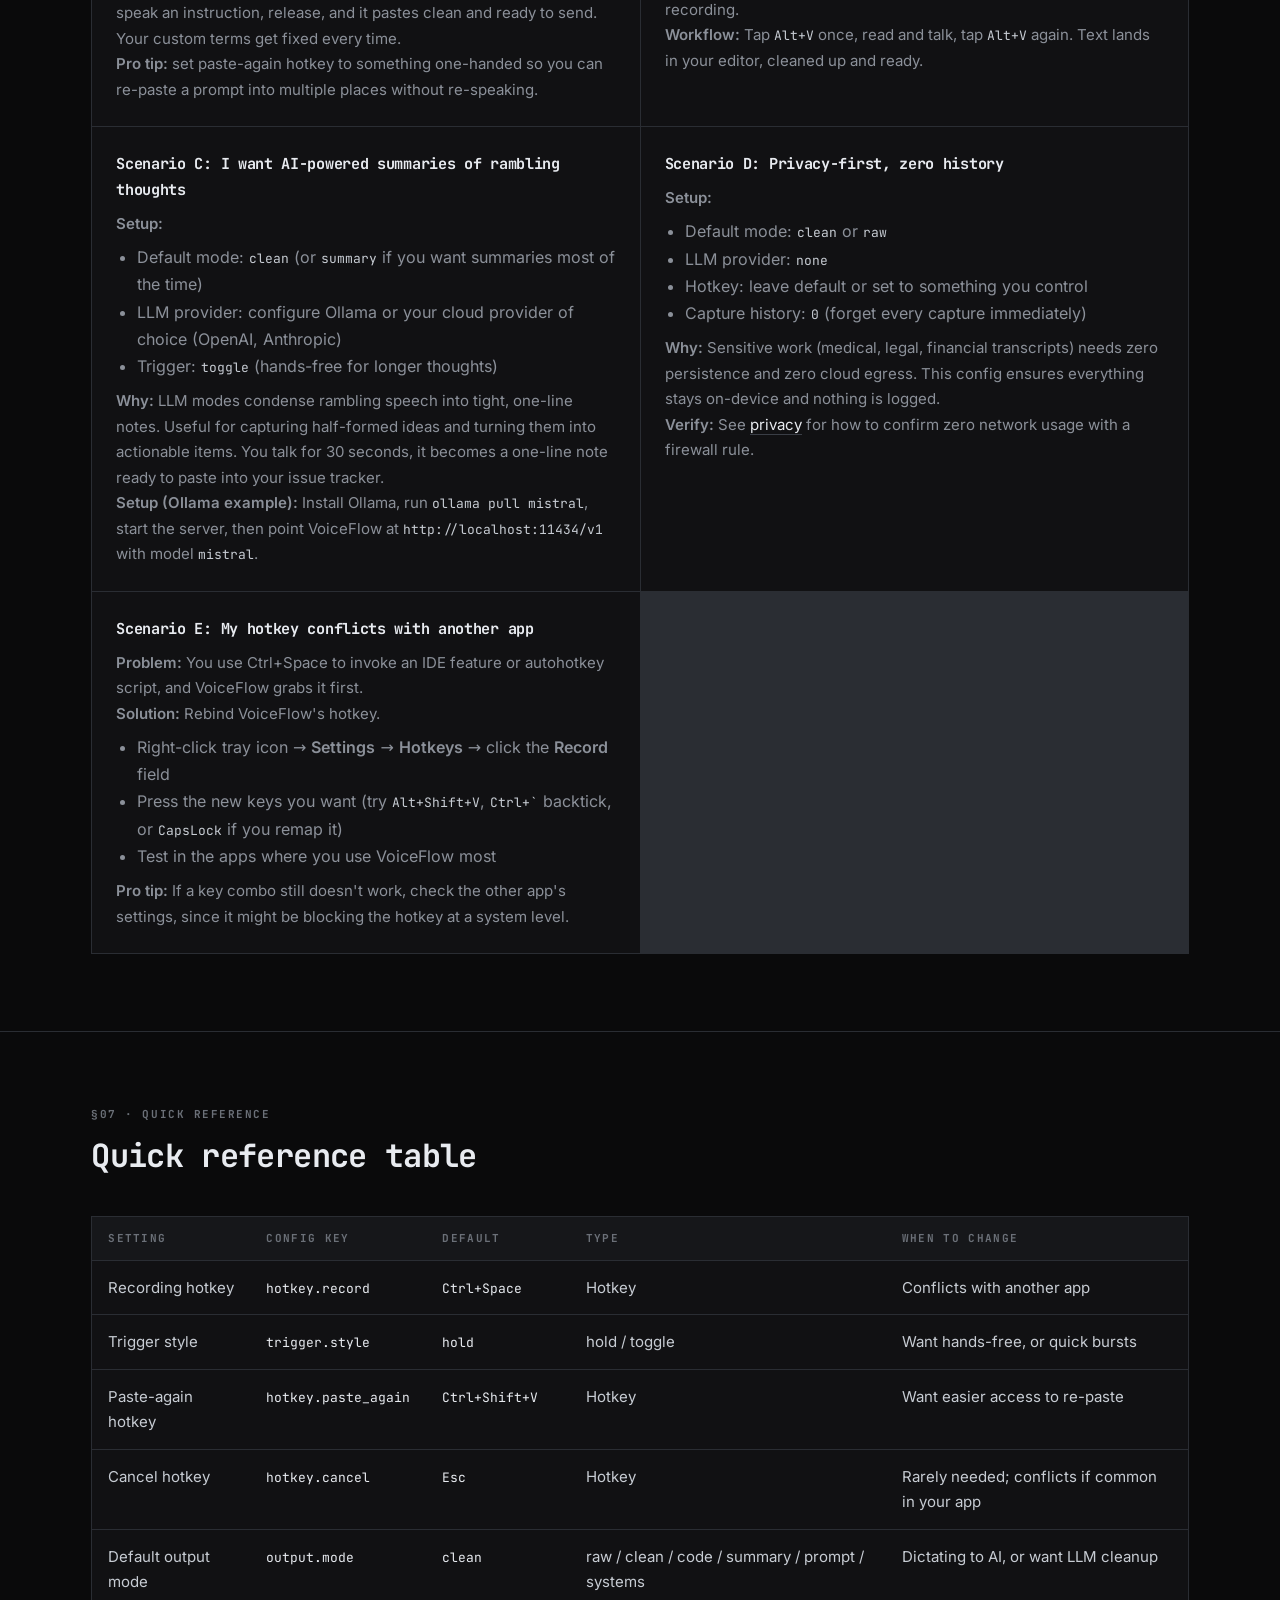
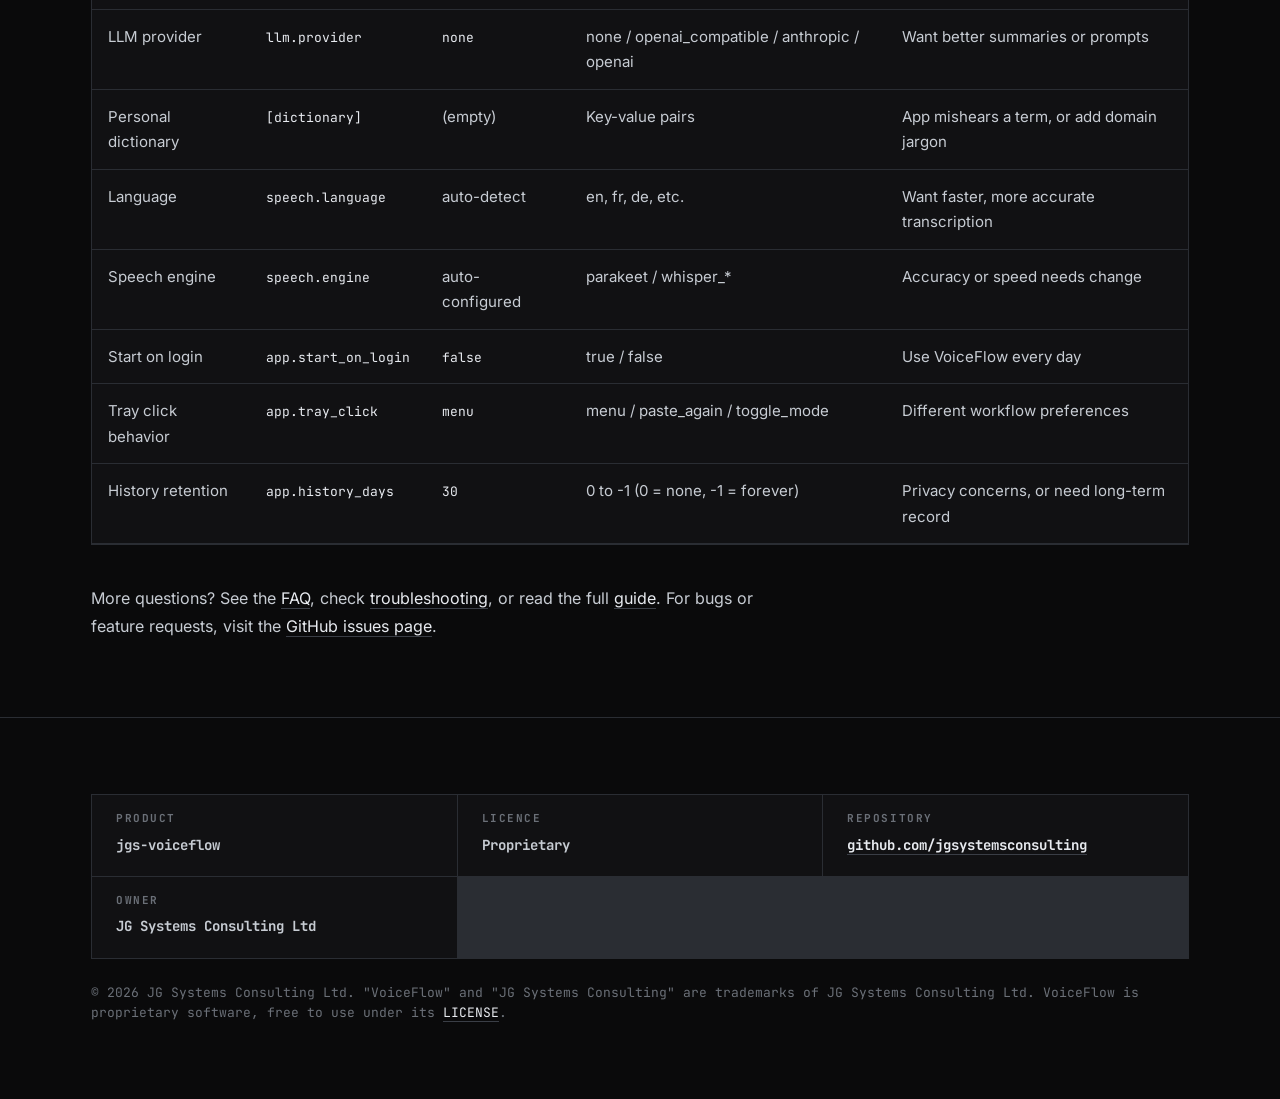
<file: docs/settings.html>
<!doctype html>
<!-- Copyright (c) 2026 JG Systems Consulting Ltd. Source: https://github.com/jgsystemsconsulting/jgs-voiceflow. See LICENSE. -->
<!-- SPDX-License-Identifier: LicenseRef-JGSystemsConsulting-Proprietary -->
<html lang="en">
<head>
<meta charset="utf-8">
<meta name="viewport" content="width=device-width, initial-scale=1">
<title>VoiceFlow settings reference: parameters, configuration, and custom setup</title>
<meta name="description" content="Complete VoiceFlow settings reference guide. Learn what each parameter does, why to use it, when to change it, and how to customize VoiceFlow for your workflow.">
<link rel="icon" type="image/svg+xml" href="favicon.svg">
<link rel="canonical" href="https://jgsystemsconsulting.github.io/jgs-voiceflow/settings.html">
<link rel="stylesheet" href="site.css">
<meta property="og:type" content="article">
<meta property="og:title" content="VoiceFlow settings reference">
<meta property="og:description" content="Complete settings guide for VoiceFlow: what each parameter does, why you'd use it, and how to customize for your workflow.">
<meta property="og:url" content="https://jgsystemsconsulting.github.io/jgs-voiceflow/settings.html">
<meta name="twitter:card" content="summary">
<meta name="twitter:title" content="VoiceFlow settings reference">
<meta name="twitter:description" content="What each VoiceFlow setting does, when to change it, and why.">
<style>
  /* Accessibility only: the design system lives in site.css. */
  .skip { position: absolute; left: -9999px; }
  .skip:focus { left: 24px; top: 10px; z-index: 10; background: var(--paper); color: var(--paper-ink); padding: 8px 14px; border: 0; }
</style>
</head>
<body>
<a class="skip" href="#main">Skip to content</a>

<header class="masthead"><div class="wrap">
  <span>CLASSIFICATION: <b>PUBLIC</b></span>
  <span>LICENCE: <b>Proprietary</b></span>
  <span>DOC-ID: <b>JGS-VOICEFLOW · SETTINGS</b></span>
  <span>REV <b>0.3.0</b></span>
</div></header>

<nav class="site" aria-label="Site"><div class="wrap">
  <a href="index.html">Home</a>
  <a href="guide.html">Guide</a>
  <a href="docs.html">Docs</a>
  <a href="settings.html">Settings</a>
  <a href="#where">Where settings live</a>
  <a href="#hotkeys">Hotkeys &amp; Trigger</a>
  <a href="#modes">Output &amp; Cleanup</a>
  <a href="#speech">Speech Recognition</a>
  <a href="#behavior">Behavior</a>
  <a href="#recipes">Recipes &amp; Workflows</a>
  <a href="#reference">Quick reference</a>
  <a href="https://github.com/jgsystemsconsulting/jgs-voiceflow">Repository</a>
</div></nav>

<main id="main">
<div class="hero"><div class="wrap">
  <span class="label">&sect; Settings Reference</span>
  <h1>VoiceFlow settings guide</h1>
  <p class="lead">What each setting does, why you'd change it, when to apply it, and how to
  customize VoiceFlow for your workflow. Everything you need to configure VoiceFlow to fit the way you work.</p>
  <nav aria-label="Contents" style="margin-top:1.5rem">
    <a href="#where">Where settings live</a> &middot;
    <a href="#hotkeys">Hotkeys &amp; Trigger</a> &middot;
    <a href="#modes">Output &amp; Cleanup</a> &middot;
    <a href="#speech">Speech Recognition</a> &middot;
    <a href="#behavior">Behavior</a> &middot;
    <a href="#recipes">Recipes &amp; Workflows</a> &middot;
    <a href="#reference">Quick reference</a>
  </nav>
</div></div>

<section id="where"><div class="wrap">
  <div class="shead"><span class="label">&sect;01 &middot; Where settings live</span><h2>Where settings live</h2></div>
  <p class="lead">VoiceFlow settings are stored in a plain-text TOML config file in your Windows app-data
  folder. Open it by right-clicking the tray icon and selecting <b>Settings</b>, or navigate manually to:</p>
  <div class="sheet" style="margin:1rem 0"><pre>%APPDATA%\VoiceFlow\config.toml</pre></div>
  <p class="lead"><b>Two ways to configure:</b></p>
  <ol style="margin:1rem 0;padding-left:1.3rem">
    <li><b>Settings dialog (recommended).</b> Right-click the VoiceFlow tray icon → <b>Settings</b>.
    Most common settings have a UI. Changes apply immediately to the next capture.</li>
    <li><b>Direct config file edit.</b> Open <code>%APPDATA%\VoiceFlow\config.toml</code> in a text
    editor. Restart VoiceFlow for changes to take effect. Use this for advanced configuration (like
    personal dictionary or LLM endpoints).</li>
  </ol>
</div></section>

<section id="hotkeys"><div class="wrap">
  <div class="shead"><span class="label">&sect;02 &middot; Hotkeys &amp; Trigger</span><h2>Hotkeys &amp; Trigger</h2></div>
  <p class="lead">These settings control how you start, stop, and manage recordings.</p>
  <div class="grid" style="margin-top:1.5rem">
    <div class="cell">
      <h3>Recording hotkey</h3>
      <p><code>Config: hotkey.record</code> | Default: <code>Ctrl+Space</code></p>
      <p><b>What it does:</b> The key combination you hold (or tap, if toggle mode) to trigger recording.</p>
      <p><b>Why change it:</b> Your preferred hotkey conflicts with another app, or you want a combo
      that's easier to reach.</p>
      <p><b>How to use:</b> Open Settings, go to <b>Hotkeys</b>, click in the <b>Record</b> field, and
      press the keys you want (single key or combination). Try <code>Alt+R</code>, <code>Ctrl+`</code>
      (backtick, good for programmers), or <code>CapsLock</code> if you remap it.</p>
      <p><b>Examples:</b></p>
      <ul style="margin:8px 0;padding-left:1.3rem">
        <li><code>Ctrl+Space</code>: default, works in most apps</li>
        <li><code>Alt+V</code>: mnemonic for "voice"</li>
        <li><code>Ctrl+Shift+D</code>: "dictate", easy to remember</li>
      </ul>
      <div class="sheet" style="margin:1rem 0"><b>Gotcha:</b> Some apps (like VS Code, Windows Terminal) swallow common
      hotkeys. Test your choice in the apps you use most. If it doesn't work, rebind to something less
      common.</div>
    </div>

    <div class="cell">
      <h3>Trigger style</h3>
      <p><code>Config: trigger.style</code> | Default: <code>hold</code></p>
      <p><b>What it does:</b> How you activate recording: hold the key down while speaking, or tap once
      to start and tap again to stop.</p>
      <p><b>Options:</b></p>
      <ul style="margin:8px 0;padding-left:1.3rem">
        <li><code>hold</code>: record while key is pressed, stop on release. Instant feedback on when
        recording ends.</li>
        <li><code>toggle</code>: tap once to start, tap again to stop. Hands-free, good for longer
        dictations.</li>
      </ul>
      <p><b>When to use:</b></p>
      <ul style="margin:8px 0;padding-left:1.3rem">
        <li><b>Hold:</b> quick bursts to Claude Code, chat messages, PR descriptions. You know exactly
        when recording stops.</li>
        <li><b>Toggle:</b> hands-free note-taking while reading docs, long rambling thoughts, or
        meetings. No need to hold a key.</li>
      </ul>
      <p><b>Why you'd switch:</b> Your use case changed (now doing more hands-free work), or you want
      to reduce finger strain on long sessions.</p>
    </div>

    <div class="cell">
      <h3>Paste-again hotkey</h3>
      <p><code>Config: hotkey.paste_again</code> | Default: <code>Ctrl+Shift+V</code></p>
      <p><b>What it does:</b> Re-paste the last transcription at your cursor, without re-recording.</p>
      <p><b>Why use it:</b> You dictated something, pasted it, then clicked elsewhere. Now you want to
      paste the same text somewhere else without re-speaking.</p>
      <p><b>Example:</b> You dictate an error message to Claude Code, it gets pasted in the chat. Then
      you realize you also need it in a GitHub issue. Hit paste-again and it appears in the issue
      without re-recording.</p>
    </div>

    <div class="cell">
      <h3>Cancel hotkey</h3>
      <p><code>Config: hotkey.cancel</code> | Default: <code>Esc</code></p>
      <p><b>What it does:</b> Stop recording and discard the current capture (don't paste anything).</p>
      <p><b>When you'd use it:</b> You started recording, realized you want to rephrase, and want to
      bail without pasting. In hold mode, just release; in toggle mode, hit Esc to cancel before you
      tap to stop.</p>
    </div>
  </div>
</div></section>

<section id="modes"><div class="wrap">
  <div class="shead"><span class="label">&sect;03 &middot; Output &amp; Cleanup</span><h2>Output &amp; Cleanup</h2></div>
  <p class="lead">These settings control what VoiceFlow does with the raw transcript before pasting it.</p>
  <div class="grid" style="margin-top:1.5rem">
    <div class="cell">
      <h3>Default output mode</h3>
      <p><code>Config: output.mode</code> | Default: <code>clean</code></p>
      <p><b>What it does:</b> The cleanup mode that runs on every capture (unless you override it from
      the tray menu per-capture).</p>
      <p><b>Options:</b></p>
      <ul style="margin:8px 0;padding-left:1.3rem">
        <li><code>raw</code>: verbatim transcript, lightly punctuated. Nothing removed or reworded.</li>
        <li><code>clean</code>: removes filler ("um", "uh", repeats), fixes capitalization, and
        improves punctuation. Works offline, instant.</li>
        <li><code>code</code>: like clean, but also trims politeness and fixes programming terms
        ("dunder init" → <code>__init__</code>). Perfect for AI coding assistants.</li>
        <li><code>summary</code>: condenses rambling speech into a tight, one-line brief. Needs an LLM.</li>
        <li><code>prompt</code>: reformats your spoken words into a structured LLM prompt (Role, Task,
        Constraints, Context). Needs an LLM.</li>
        <li><code>systems</code>: rewrites speech into formal Systems Engineering terminology per
        INCOSE/ISO 15288 (e.g. "make sure it works" → "verify compliance with the requirement").
        Needs an LLM.</li>
      </ul>
      <p><b>Which to pick:</b></p>
      <ul style="margin:8px 0;padding-left:1.3rem">
        <li>Writing most of the time? Use <code>clean</code> (default, works everywhere, instant).</li>
        <li>Dictating to Claude Code or Cursor? Use <code>code</code> (programming terms fixed, politeness trimmed).</li>
        <li>Taking rough notes you'll clean up later? Use <code>raw</code>.</li>
        <li>Want AI to condense your thoughts? Use <code>summary</code> or <code>prompt</code> (after
        configuring an LLM).</li>
      </ul>
      <div class="sheet" style="margin:1rem 0"><b>You can override per-capture:</b> even if your default is <code>clean</code>,
      right-click the tray icon before dictating and pick a different mode just for that capture. Useful
      when you switch tasks mid-day.</div>
    </div>

    <div class="cell">
      <h3>LLM provider</h3>
      <p><code>Config: llm.provider</code> | Default: <code>none</code></p>
      <p><b>What it does:</b> Points VoiceFlow at an AI model to power the <code>summary</code> and
      <code>prompt</code> modes. Completely optional.</p>
      <p><b>Options:</b></p>
      <ul style="margin:8px 0;padding-left:1.3rem">
        <li><code>none</code>: no LLM. <code>summary</code> and <code>prompt</code> fall back to a
        rule-based cleaner (offline, instant, lower quality).</li>
        <li><code>openai_compatible</code>: any OpenAI-compatible endpoint. Examples: Ollama, LM Studio,
        Azure OpenAI, or even your own local server.</li>
        <li><code>anthropic</code>: Claude API (requires API key; your text is sent to Anthropic).</li>
        <li><code>openai</code>: OpenAI API (requires API key; your text is sent to OpenAI).</li>
      </ul>
      <p><b>When to configure:</b></p>
      <ul style="margin:8px 0;padding-left:1.3rem">
        <li><b>You want better summaries:</b> rambling spoken thoughts condensed into tight, readable
        text. Great for capturing half-formed ideas.</li>
        <li><b>You dictate prompts to AI:</b> spoken instructions reformatted into structured role/task
        prompts, saving you keypresses.</li>
        <li><b>You want true local-only processing:</b> use Ollama or LM Studio with a local model
        (careful: some model names ending in <code>:cloud</code> route through a remote server).</li>
      </ul>
      <p><b>Setup example (Ollama):</b></p>
      <div class="sheet" style="margin:1rem 0"><pre>Config (config.toml):
[llm]
provider = "openai_compatible"
base_url = "http://localhost:11434/v1"
model = "mistral"
</pre></div>
      <p>Then fire up Ollama, run <code>ollama serve</code>, and your summaries will use the Mistral
      model running on your machine.</p>
      <div class="sheet" style="margin:1rem 0"><b>Privacy tip:</b> A local model (Ollama, LM Studio) keeps your text on your
      machine. A cloud provider (OpenAI, Anthropic) sends it to their servers. Pick based on your
      comfort level and speed needs.</div>
    </div>

    <div class="cell">
      <h3>Personal dictionary</h3>
      <p><code>Config: [dictionary]</code> section in config.toml</p>
      <p><b>What it does:</b> A list of spoken phrases and what they should become in your output.
      Merges on top of the built-in programming dictionary (your entries win if there's a conflict).</p>
      <p><b>Why use it:</b> VoiceFlow keeps mishearing a term, or you want to add jargon specific to
      your domain, company, or stack.</p>
      <p><b>How to add terms:</b> Edit <code>config.toml</code> directly. Find or create the
      <code>[dictionary]</code> section and add pairs:</p>
      <div class="sheet" style="margin:1rem 0"><pre>[dictionary]
"dunder main" = "__main__"
"postgres" = "PostgreSQL"
"my company name" = "MyCompanyName"
"async await" = "async/await"
</pre></div>
      <p><b>Tips for good dictionary terms:</b></p>
      <ul style="margin:8px 0;padding-left:1.3rem">
        <li><b>Exact matches only.</b> The term must match exactly as spoken (case-insensitive). "postgres" matches but "postgre" won't.</li>
        <li><b>Multi-word phrases work.</b> You can map "machine learning model" → "ML model".</li>
        <li><b>Symbols are safe.</b> Use any symbols you need: "double quote" → <code>"</code> works fine.</li>
        <li><b>Order doesn't matter.</b> Longer phrases are processed first, so specific terms take
        precedence.</li>
      </ul>
      <p><b>Real examples from v1:</b></p>
      <ul style="margin:8px 0;padding-left:1.3rem">
        <li>"dunder init" → <code>__init__</code></li>
        <li>"fast api" → <code>FastAPI</code></li>
        <li>"dot py file" → <code>.py file</code></li>
        <li>"postgres connection" → <code>PostgreSQL connection</code></li>
      </ul>
      <p><b>When to add a term:</b> After you notice VoiceFlow mishearing the same word three times.
      Add it to the dictionary and it's fixed from then on, in every mode.</p>
    </div>
  </div>
</div></section>

<section id="speech"><div class="wrap">
  <div class="shead"><span class="label">&sect;04 &middot; Speech Recognition</span><h2>Speech Recognition</h2></div>
  <p class="lead">These settings control the on-device speech engine and language behavior.</p>
  <div class="grid" style="margin-top:1.5rem">
    <div class="cell">
      <h3>Language</h3>
      <p><code>Config: speech.language</code> | Default: auto-detect based on Windows locale</p>
      <p><b>What it does:</b> The language the speech engine listens for. Auto-detection is the
      default but slower and less accurate than explicitly setting a language.</p>
      <p><b>Why change it:</b> You work in a specific language and want faster, more accurate
      transcription.</p>
      <p><b>Examples:</b> <code>en</code> (English), <code>fr</code> (French), <code>de</code> (German),
      <code>ja</code> (Japanese). See Whisper's supported languages for the full list.</p>
      <p><b>Performance:</b> Setting a language is ~10-20% faster than auto-detect, with better accuracy
      for that language.</p>
    </div>

    <div class="cell">
      <h3>Speech engine</h3>
      <p><code>Config: speech.engine</code> | Default: auto-configured on first run</p>
      <p><b>What it does:</b> The underlying transcription model and provider. VoiceFlow auto-configures
      on first run based on your hardware.</p>
      <p><b>Options (v0.3.0):</b></p>
      <ul style="margin:8px 0;padding-left:1.3rem">
        <li><code>parakeet</code>: NVIDIA's lightweight model. Faster, lower accuracy than Whisper.
        Bundled in the installer. Recommended for most users.</li>
        <li><code>whisper_tiny</code>, <code>whisper_base</code>, <code>whisper_small</code>: OpenAI
        Whisper models, in order of speed vs. accuracy trade-off. Tiny is fast but less accurate; small
        is slower but more accurate. All bundled in the installer.</li>
      </ul>
      <p><b>When to switch:</b></p>
      <ul style="margin:8px 0;padding-left:1.3rem">
        <li><b>Parakeet is mishearing you.</b> Try <code>whisper_base</code> for better accuracy (trades
        speed).</li>
        <li><b>Transcription is too slow.</b> Try <code>parakeet</code> or <code>whisper_tiny</code> for
        speed (trades accuracy).</li>
        <li><b>You need a specific language.</b> Some models perform better in certain languages. Test
        both and see.</li>
      </ul>
      <div class="sheet" style="margin:1rem 0"><b>GPU acceleration:</b> NVIDIA GPUs (CUDA) are supported for all models.
      AMD/Intel GPUs are not accelerated; those machines default to CPU, which is still fast enough.</div>
    </div>
  </div>
</div></section>

<section id="behavior"><div class="wrap">
  <div class="shead"><span class="label">&sect;05 &middot; Behavior</span><h2>Behavior</h2></div>
  <p class="lead">These settings control app-level behavior and persistence.</p>
  <div class="grid" style="margin-top:1.5rem">
    <div class="cell">
      <h3>Start on login</h3>
      <p><code>Config: app.start_on_login</code> | Default: <code>false</code></p>
      <p><b>What it does:</b> Whether VoiceFlow launches automatically when you log into Windows.</p>
      <p><b>Why enable it:</b> You use VoiceFlow every day and want it running without remembering to
      start it. It sits quietly in the tray, takes no resources until you dictate.</p>
      <p><b>How to set it:</b> Right-click the tray icon → <b>Settings</b> → check <b>Start on
      login</b>. That's it; next restart, it'll launch automatically.</p>
    </div>

    <div class="cell">
      <h3>Tray icon click behavior</h3>
      <p><code>Config: app.tray_click</code> | Default: <code>menu</code></p>
      <p><b>What it does:</b> What happens when you left-click the VoiceFlow tray icon.</p>
      <p><b>Options:</b></p>
      <ul style="margin:8px 0;padding-left:1.3rem">
        <li><code>menu</code>: opens the context menu (mode switcher, Settings, Help).</li>
        <li><code>paste_again</code>: re-pastes the last transcription (convenience shortcut).</li>
        <li><code>toggle_mode</code>: cycles through modes without opening a menu.</li>
      </ul>
      <p><b>Choose based on workflow:</b></p>
      <ul style="margin:8px 0;padding-left:1.3rem">
        <li><b>Default (menu):</b> most flexible, covers everything in one click.</li>
        <li><b>paste_again:</b> if you frequently re-paste the last dictation without changing it.</li>
        <li><b>toggle_mode:</b> if you switch modes often and want a one-click cycle.</li>
      </ul>
    </div>

    <div class="cell">
      <h3>Capture history retention</h3>
      <p><code>Config: app.history_days</code> | Default: <code>30</code></p>
      <p><b>What it does:</b> How many days of capture history VoiceFlow keeps (transcripts, timestamps,
      modes used). Older entries are automatically deleted.</p>
      <p><b>Why care:</b> History takes disk space (minimal) and can be a privacy concern if your machine
      is ever accessed by someone else.</p>
      <p><b>Options:</b></p>
      <ul style="margin:8px 0;padding-left:1.3rem">
        <li><code>0</code>: no history, every capture is forgotten immediately.</li>
        <li><code>7</code>: keep a week of history.</li>
        <li><code>30</code>: default, keep a month.</li>
        <li><code>-1</code>: keep forever.</li>
      </ul>
      <p><b>Why you'd change it:</b> Privacy-sensitive work (medical, legal transcripts) → set to 0.
      Research or reference work where you want to look back → set to -1.</p>
    </div>
  </div>
</div></section>

<section id="recipes"><div class="wrap">
  <div class="shead"><span class="label">&sect;06 &middot; Recipes &amp; Workflows</span><h2>Recipes &amp; Workflows</h2></div>
  <p class="lead">Common scenarios and how to configure VoiceFlow for each.</p>
  <div class="grid g2" style="margin-top:1.5rem">
    <div class="cell">
      <h3>Scenario A: I dictate to Claude Code all day</h3>
      <p><b>Setup:</b></p>
      <ul style="margin:8px 0;padding-left:1.3rem">
        <li>Default mode: <code>code</code></li>
        <li>Hotkey: <code>Ctrl+Space</code> (default is fine)</li>
        <li>Trigger: <code>hold</code> (default)</li>
        <li>Personal dictionary: add your stack's terms (e.g., "dunder init" → <code>__init__</code>,
        "your framework" → "YourFramework")</li>
      </ul>
      <p><b>Why:</b> Code mode strips politeness and fixes terms. You hold the key, speak an instruction,
      release, and it pastes clean and ready to send. Your custom terms get fixed every time.</p>
      <p><b>Pro tip:</b> set paste-again hotkey to something one-handed so you can re-paste a prompt into
      multiple places without re-speaking.</p>
    </div>

    <div class="cell">
      <h3>Scenario B: I take notes while reading docs (hands-free)</h3>
      <p><b>Setup:</b></p>
      <ul style="margin:8px 0;padding-left:1.3rem">
        <li>Default mode: <code>clean</code></li>
        <li>Trigger: <code>toggle</code></li>
        <li>Hotkey: something easy to tap (e.g., <code>Alt+V</code>)</li>
      </ul>
      <p><b>Why:</b> Toggle mode means you tap once to start, tap again to stop. No key-holding. Clean
      mode removes filler but keeps structure, great for documentation notes. You can ramble and pause
      without stopping the recording.</p>
      <p><b>Workflow:</b> Tap <code>Alt+V</code> once, read and talk, tap <code>Alt+V</code> again. Text
      lands in your editor, cleaned up and ready.</p>
    </div>

    <div class="cell">
      <h3>Scenario C: I want AI-powered summaries of rambling thoughts</h3>
      <p><b>Setup:</b></p>
      <ul style="margin:8px 0;padding-left:1.3rem">
        <li>Default mode: <code>clean</code> (or <code>summary</code> if you want summaries most of the
        time)</li>
        <li>LLM provider: configure Ollama or your cloud provider of choice (OpenAI, Anthropic)</li>
        <li>Trigger: <code>toggle</code> (hands-free for longer thoughts)</li>
      </ul>
      <p><b>Why:</b> LLM modes condense rambling speech into tight, one-line notes. Useful for capturing
      half-formed ideas and turning them into actionable items. You talk for 30 seconds, it becomes a
      one-line note ready to paste into your issue tracker.</p>
      <p><b>Setup (Ollama example):</b> Install Ollama, run <code>ollama pull mistral</code>, start the
      server, then point VoiceFlow at <code>http://localhost:11434/v1</code> with model <code>mistral</code>.</p>
    </div>

    <div class="cell">
      <h3>Scenario D: Privacy-first, zero history</h3>
      <p><b>Setup:</b></p>
      <ul style="margin:8px 0;padding-left:1.3rem">
        <li>Default mode: <code>clean</code> or <code>raw</code></li>
        <li>LLM provider: <code>none</code></li>
        <li>Hotkey: leave default or set to something you control</li>
        <li>Capture history: <code>0</code> (forget every capture immediately)</li>
      </ul>
      <p><b>Why:</b> Sensitive work (medical, legal, financial transcripts) needs zero persistence and
      zero cloud egress. This config ensures everything stays on-device and nothing is logged.</p>
      <p><b>Verify:</b> See <a href="docs.html#privacy">privacy</a> for how to confirm zero network
      usage with a firewall rule.</p>
    </div>

    <div class="cell">
      <h3>Scenario E: My hotkey conflicts with another app</h3>
      <p><b>Problem:</b> You use Ctrl+Space to invoke an IDE feature or autohotkey script, and VoiceFlow
      grabs it first.</p>
      <p><b>Solution:</b> Rebind VoiceFlow's hotkey.</p>
      <ul style="margin:8px 0;padding-left:1.3rem">
        <li>Right-click tray icon → <b>Settings</b> → <b>Hotkeys</b> → click the <b>Record</b> field</li>
        <li>Press the new keys you want (try <code>Alt+Shift+V</code>, <code>Ctrl+`</code> backtick, or
        <code>CapsLock</code> if you remap it)</li>
        <li>Test in the apps where you use VoiceFlow most</li>
      </ul>
      <p><b>Pro tip:</b> If a key combo still doesn't work, check the other app's settings, since it might be
      blocking the hotkey at a system level.</p>
    </div>
  </div>
</div></section>

<section id="reference"><div class="wrap">
  <div class="shead"><span class="label">&sect;07 &middot; Quick reference</span><h2>Quick reference table</h2></div>
  <div class="sheet" style="margin-top:1.5rem;padding:0;overflow:auto">
  <table class="data">
    <thead>
      <tr>
        <th>Setting</th>
        <th>Config key</th>
        <th>Default</th>
        <th>Type</th>
        <th>When to change</th>
      </tr>
    </thead>
    <tbody>
      <tr>
        <td>Recording hotkey</td>
        <td><code>hotkey.record</code></td>
        <td><code>Ctrl+Space</code></td>
        <td>Hotkey</td>
        <td>Conflicts with another app</td>
      </tr>
      <tr>
        <td>Trigger style</td>
        <td><code>trigger.style</code></td>
        <td><code>hold</code></td>
        <td>hold / toggle</td>
        <td>Want hands-free, or quick bursts</td>
      </tr>
      <tr>
        <td>Paste-again hotkey</td>
        <td><code>hotkey.paste_again</code></td>
        <td><code>Ctrl+Shift+V</code></td>
        <td>Hotkey</td>
        <td>Want easier access to re-paste</td>
      </tr>
      <tr>
        <td>Cancel hotkey</td>
        <td><code>hotkey.cancel</code></td>
        <td><code>Esc</code></td>
        <td>Hotkey</td>
        <td>Rarely needed; conflicts if common in your app</td>
      </tr>
      <tr>
        <td>Default output mode</td>
        <td><code>output.mode</code></td>
        <td><code>clean</code></td>
        <td>raw / clean / code / summary / prompt / systems</td>
        <td>Dictating to AI, or want LLM cleanup</td>
      </tr>
      <tr>
        <td>LLM provider</td>
        <td><code>llm.provider</code></td>
        <td><code>none</code></td>
        <td>none / openai_compatible / anthropic / openai</td>
        <td>Want better summaries or prompts</td>
      </tr>
      <tr>
        <td>Personal dictionary</td>
        <td><code>[dictionary]</code></td>
        <td>(empty)</td>
        <td>Key-value pairs</td>
        <td>App mishears a term, or add domain jargon</td>
      </tr>
      <tr>
        <td>Language</td>
        <td><code>speech.language</code></td>
        <td>auto-detect</td>
        <td>en, fr, de, etc.</td>
        <td>Want faster, more accurate transcription</td>
      </tr>
      <tr>
        <td>Speech engine</td>
        <td><code>speech.engine</code></td>
        <td>auto-configured</td>
        <td>parakeet / whisper_*</td>
        <td>Accuracy or speed needs change</td>
      </tr>
      <tr>
        <td>Start on login</td>
        <td><code>app.start_on_login</code></td>
        <td><code>false</code></td>
        <td>true / false</td>
        <td>Use VoiceFlow every day</td>
      </tr>
      <tr>
        <td>Tray click behavior</td>
        <td><code>app.tray_click</code></td>
        <td><code>menu</code></td>
        <td>menu / paste_again / toggle_mode</td>
        <td>Different workflow preferences</td>
      </tr>
      <tr>
        <td>History retention</td>
        <td><code>app.history_days</code></td>
        <td><code>30</code></td>
        <td>0 to -1 (0 = none, -1 = forever)</td>
        <td>Privacy concerns, or need long-term record</td>
      </tr>
    </tbody>
  </table>
  </div>

  <p class="lead" style="margin-top:2.5rem">More questions? See the <a href="docs.html#faq">FAQ</a>, check
  <a href="docs.html#troubleshooting">troubleshooting</a>, or read the full
  <a href="guide.html">guide</a>. For bugs or feature requests, visit the
  <a href="https://github.com/jgsystemsconsulting/jgs-voiceflow/issues">GitHub issues page</a>.</p>
</div></section>
</main>

<footer><div class="wrap">
  <div class="tblock">
    <div><span class="label">Product</span><b>jgs-voiceflow</b></div>
    <div><span class="label">Licence</span><b>Proprietary</b></div>
    <div><span class="label">Repository</span><b><a href="https://github.com/jgsystemsconsulting/jgs-voiceflow">github.com/jgsystemsconsulting</a></b></div>
    <div><span class="label">Owner</span><b>JG Systems Consulting Ltd</b></div>
  </div>
  <p class="foot-note">&copy; 2026 JG Systems Consulting Ltd. "VoiceFlow" and "JG Systems Consulting" are trademarks
  of JG Systems Consulting Ltd. VoiceFlow is proprietary software, free to use under its
  <a href="https://github.com/jgsystemsconsulting/jgs-voiceflow/blob/main/LICENSE">LICENSE</a>.</p>
</div></footer>

</body>
</html>
</file>
<file: docs/site.css>
/* Copyright (c) 2026 JG Systems Consulting Ltd. Source: https://github.com/jgsystemsconsulting/jgs-voiceflow. See LICENSE. */
/* SPDX-License-Identifier: MIT */
@font-face{font-family:'JetBrains Mono';font-weight:400;font-style:normal;font-display:swap;src:url('fonts/jetbrains-mono-400.woff2') format('woff2');}
@font-face{font-family:'JetBrains Mono';font-weight:700;font-style:normal;font-display:swap;src:url('fonts/jetbrains-mono-700.woff2') format('woff2');}
@font-face{font-family:'Inter';font-weight:400;font-style:normal;font-display:swap;src:url('fonts/inter-400.woff2') format('woff2');}
@font-face{font-family:'Inter';font-weight:600;font-style:normal;font-display:swap;src:url('fonts/inter-600.woff2') format('woff2');}
:root{
  --ink:#0a0a0b; --ink-2:#111113; --ink-3:#16171a; --ink-4:#1e2024;
  --line:#2a2d33; --line-2:#3a3e46;
  --mute:#6b7078; --mute-2:#8b9099;
  --text:#c7ccd3; --text-hi:#e8ebf0;
  --paper:#f4f2ec; --paper-ink:#0a0a0b;
  --mono:'JetBrains Mono',ui-monospace,'SFMono-Regular',Menlo,Consolas,monospace;
  --sans:'Inter',ui-sans-serif,system-ui,sans-serif;
  --pad-x:clamp(24px,4vw,80px); --pad-section:clamp(48px,6vw,96px);
}
*{box-sizing:border-box;margin:0;padding:0;}
html{background:var(--ink);}
body{background:var(--ink);color:var(--mute-2);font:400 16px/1.7 var(--sans);-webkit-font-smoothing:antialiased;}
.wrap{max-width:1200px;margin:0 auto;padding:0 var(--pad-x);}
a{color:var(--text-hi);text-decoration:none;border-bottom:1px solid var(--line-2);}
a:hover{border-color:var(--paper);}
:focus-visible{outline:2px solid var(--paper);outline-offset:2px;}
.label{font:700 .6875rem/1 var(--mono);letter-spacing:.14em;text-transform:uppercase;color:var(--mute);}
h1,h2,h3{color:var(--text-hi);font-family:var(--mono);font-weight:700;letter-spacing:-0.02em;}
.masthead{border-bottom:1px solid var(--line);}
.masthead .wrap{display:flex;flex-wrap:wrap;align-items:center;gap:.75rem 1.5rem;padding-top:14px;padding-bottom:14px;}
.masthead span{font:700 .625rem/1 var(--mono);letter-spacing:.14em;text-transform:uppercase;color:var(--mute);}
.masthead b{color:var(--text);font-weight:700;}
.hero{padding:var(--pad-section) 0;border-bottom:1px solid var(--line);}
.hero h1{font-size:clamp(2rem,5vw,3.5rem);line-height:1.05;margin-bottom:1.25rem;}
.hero p{max-width:62ch;font-size:1.0625rem;color:var(--text);}
.hero .sub{margin-top:.5rem;color:var(--mute-2);}
.cta{display:flex;flex-wrap:wrap;gap:14px;margin-top:2rem;}
.btn{font:700 .8125rem/1 var(--mono);letter-spacing:.06em;text-transform:uppercase;padding:14px 20px;border:1px solid var(--line);display:inline-flex;gap:.6em;align-items:center;transition:background .15s,border-color .15s,color .15s;}
.btn-primary{background:var(--paper);color:var(--paper-ink);border-color:var(--paper);}
.btn-primary:hover{background:#fff;}
.btn-ghost{background:transparent;color:var(--text-hi);}
.btn-ghost:hover{border-color:var(--paper);}
section{padding:var(--pad-section) 0;border-bottom:1px solid var(--line);}
.shead{margin-bottom:2rem;}
.shead .label{display:block;margin-bottom:.6rem;}
.shead h2{font-size:clamp(1.4rem,3vw,2rem);}
.lead{max-width:70ch;color:var(--text);}
.grid{display:grid;gap:1px;background:var(--line);border:1px solid var(--line);}
.g3{grid-template-columns:repeat(3,1fr);}
.g2{grid-template-columns:repeat(2,1fr);}
.cell{background:var(--ink-2);padding:24px;}
.cell h3{font-size:.95rem;margin-bottom:.5rem;}
.cell p{font-size:.9375rem;color:var(--mute-2);}
.num{font:700 3rem/1 var(--mono);color:var(--line-2);display:block;margin-bottom:.5rem;}
.cell code{font:400 .8125rem var(--mono);color:var(--text);}
.sheet{background:var(--ink-2);border:1px solid var(--line);padding:24px;overflow:auto;}
.sheet pre{font:400 .875rem/1.7 var(--mono);color:var(--text);white-space:pre;}
.sheet .c{color:var(--mute);}
footer{padding:var(--pad-section) 0;}
.tblock{display:grid;grid-template-columns:repeat(3,1fr);gap:1px;background:var(--line);border:1px solid var(--line);}
.tblock div{background:var(--ink-2);padding:18px 24px;}
.tblock .label{display:block;margin-bottom:.4rem;}
.tblock b{color:var(--text);font:700 .875rem var(--mono);}
.foot-note{margin-top:1.5rem;font:400 .8125rem/1.6 var(--mono);color:var(--mute);}
nav.site{border-bottom:1px solid var(--line);}
nav.site .wrap{display:flex;flex-wrap:wrap;align-items:center;gap:.75rem 1.5rem;padding-top:12px;padding-bottom:12px;}
nav.site a{font:700 .6875rem/1 var(--mono);letter-spacing:.12em;text-transform:uppercase;border:0;color:var(--mute-2);}
nav.site a:hover{color:var(--text-hi);}
.brand{display:inline-flex;align-items:center;}
.brand img{display:block;}
table.data{width:100%;border-collapse:collapse;font-size:.9375rem;}
table.data th,table.data td{text-align:left;vertical-align:top;padding:14px 16px;border-bottom:1px solid var(--line);color:var(--mute-2);}
table.data th{font:700 .6875rem/1.4 var(--mono);letter-spacing:.12em;text-transform:uppercase;color:var(--mute);background:var(--ink-3);}
table.data td{color:var(--text);}
table.data code{font:400 .8125rem var(--mono);color:var(--text-hi);}
table.data caption{caption-side:bottom;text-align:left;padding:12px 0 0;font:400 .8125rem/1.5 var(--mono);color:var(--mute);}
.layer h3{font-size:.95rem;margin:1.25rem 0 .4rem;}
.layer h3:first-of-type{margin-top:0;}
@media (max-width:860px){
  .g3,.g2,.tblock{grid-template-columns:1fr;}
  table.data{display:block;overflow:auto;}
}
@media (prefers-reduced-motion:reduce){
  *{transition:none!important;}
}
</file>
